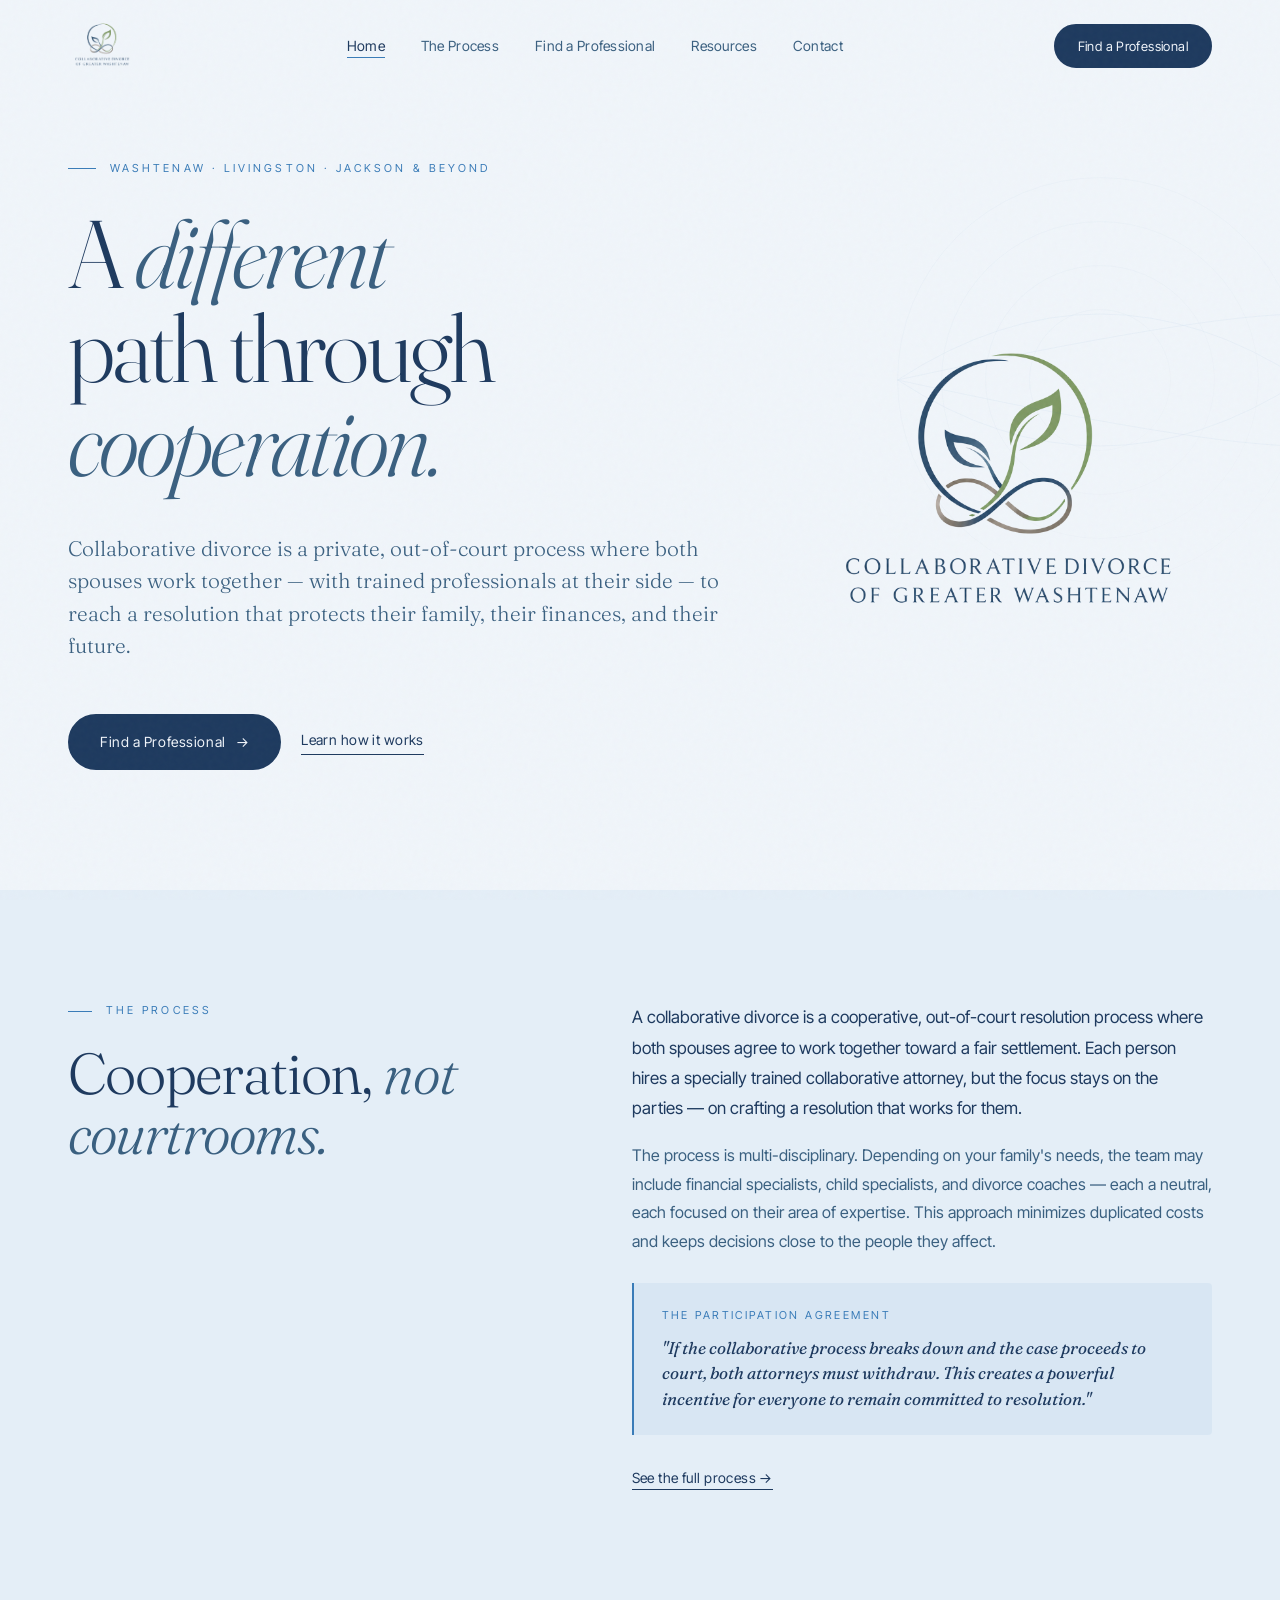
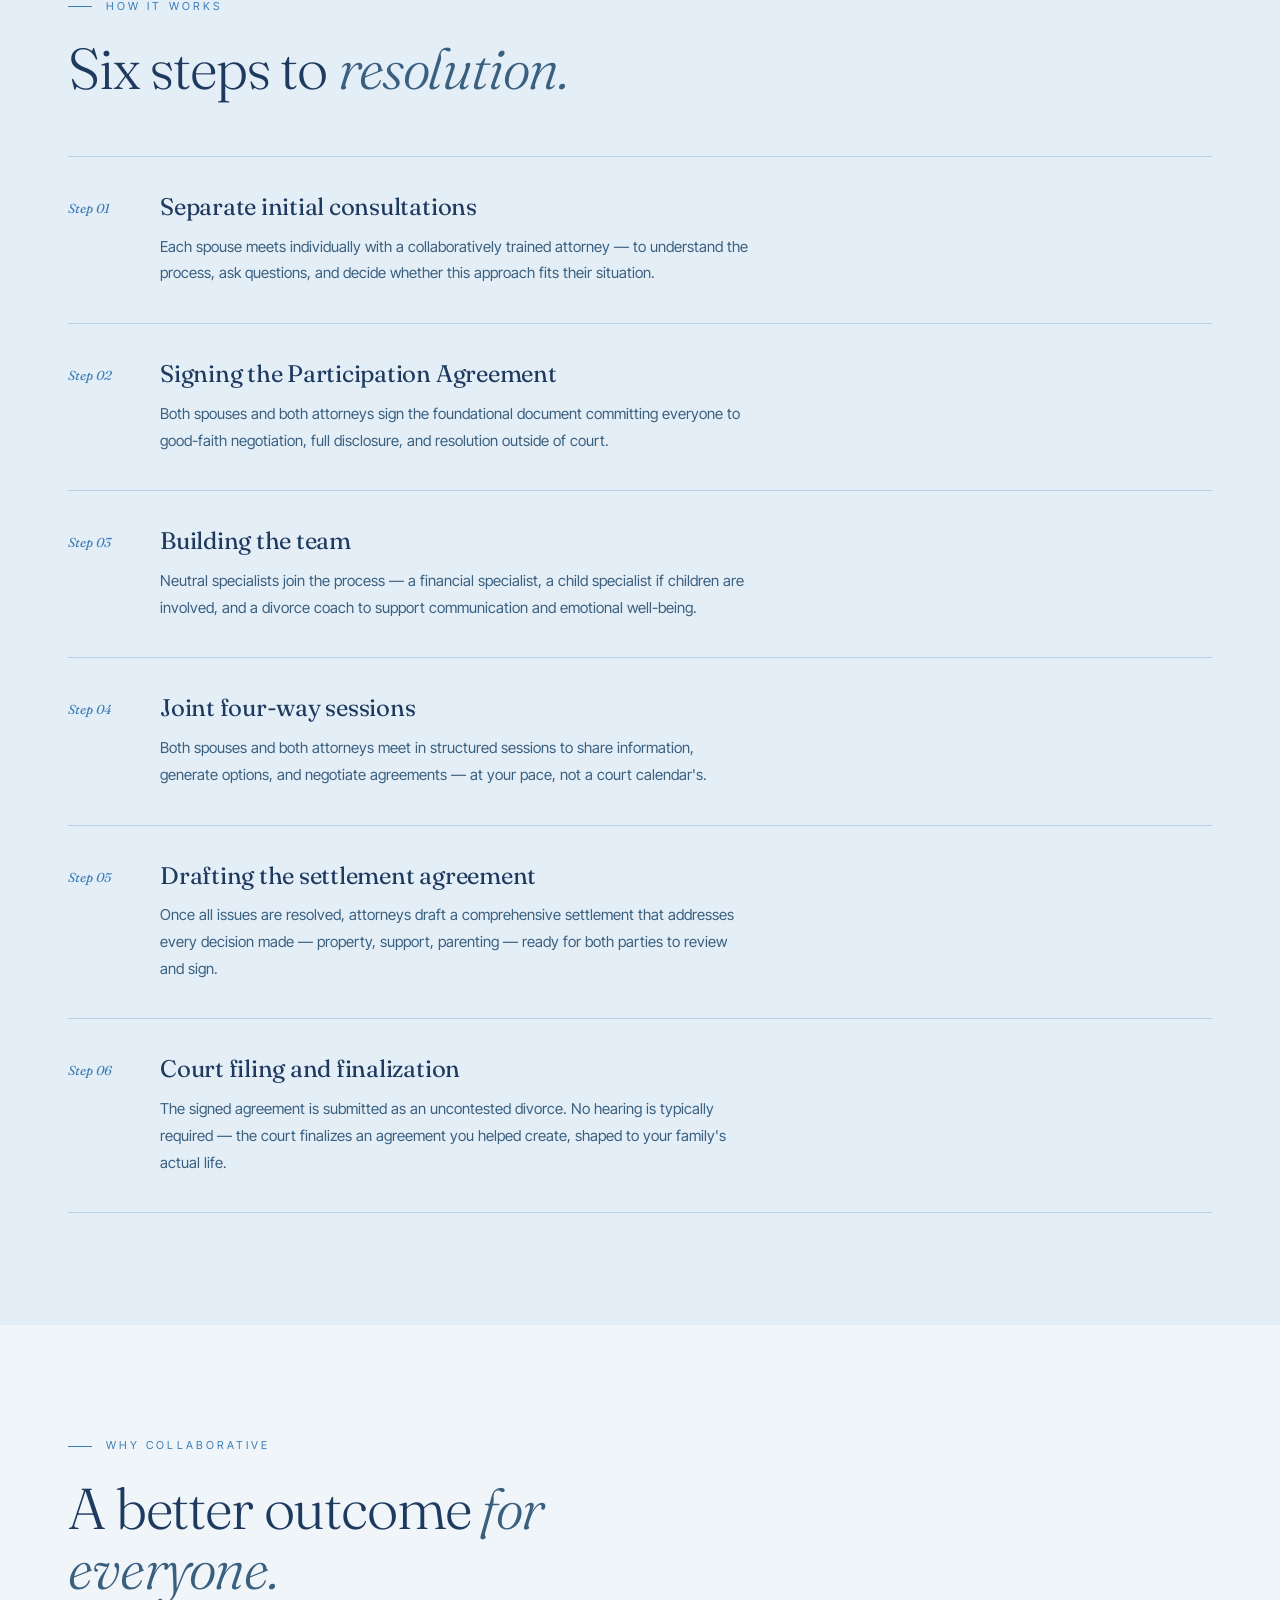
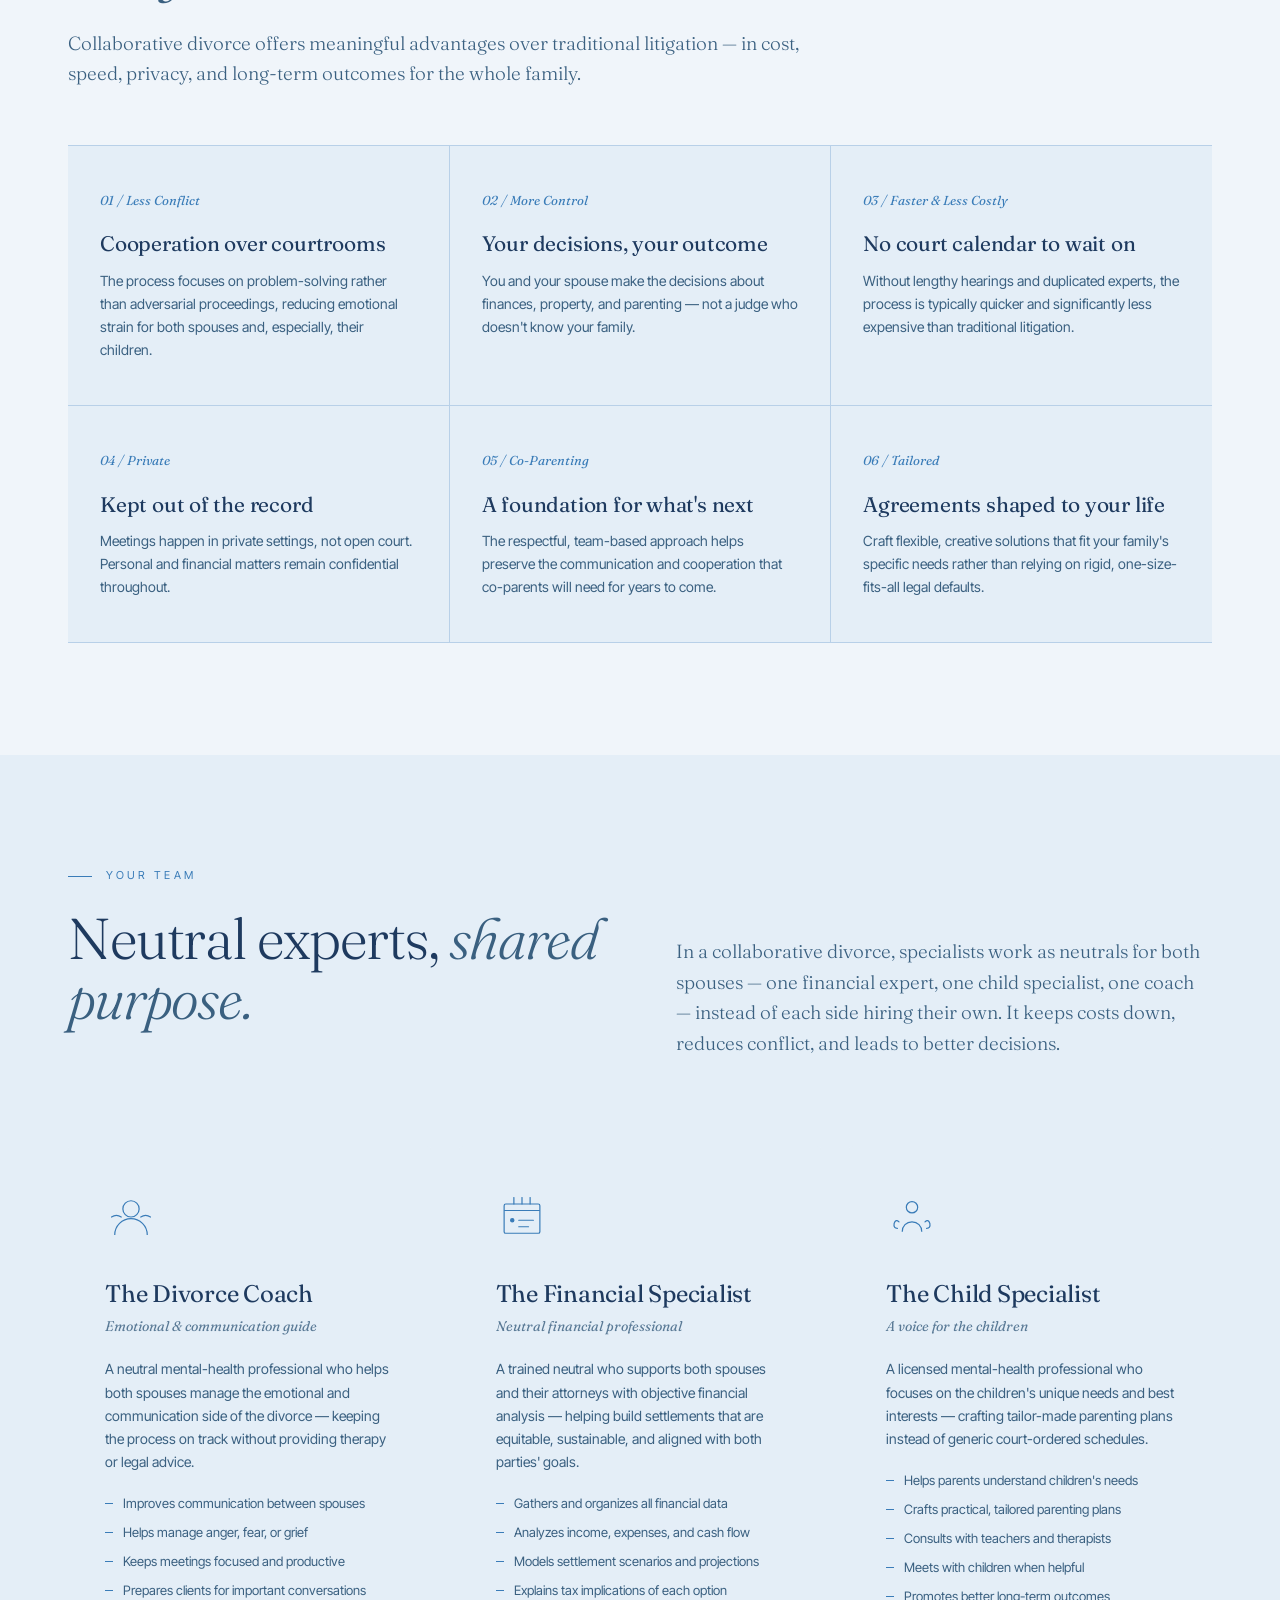
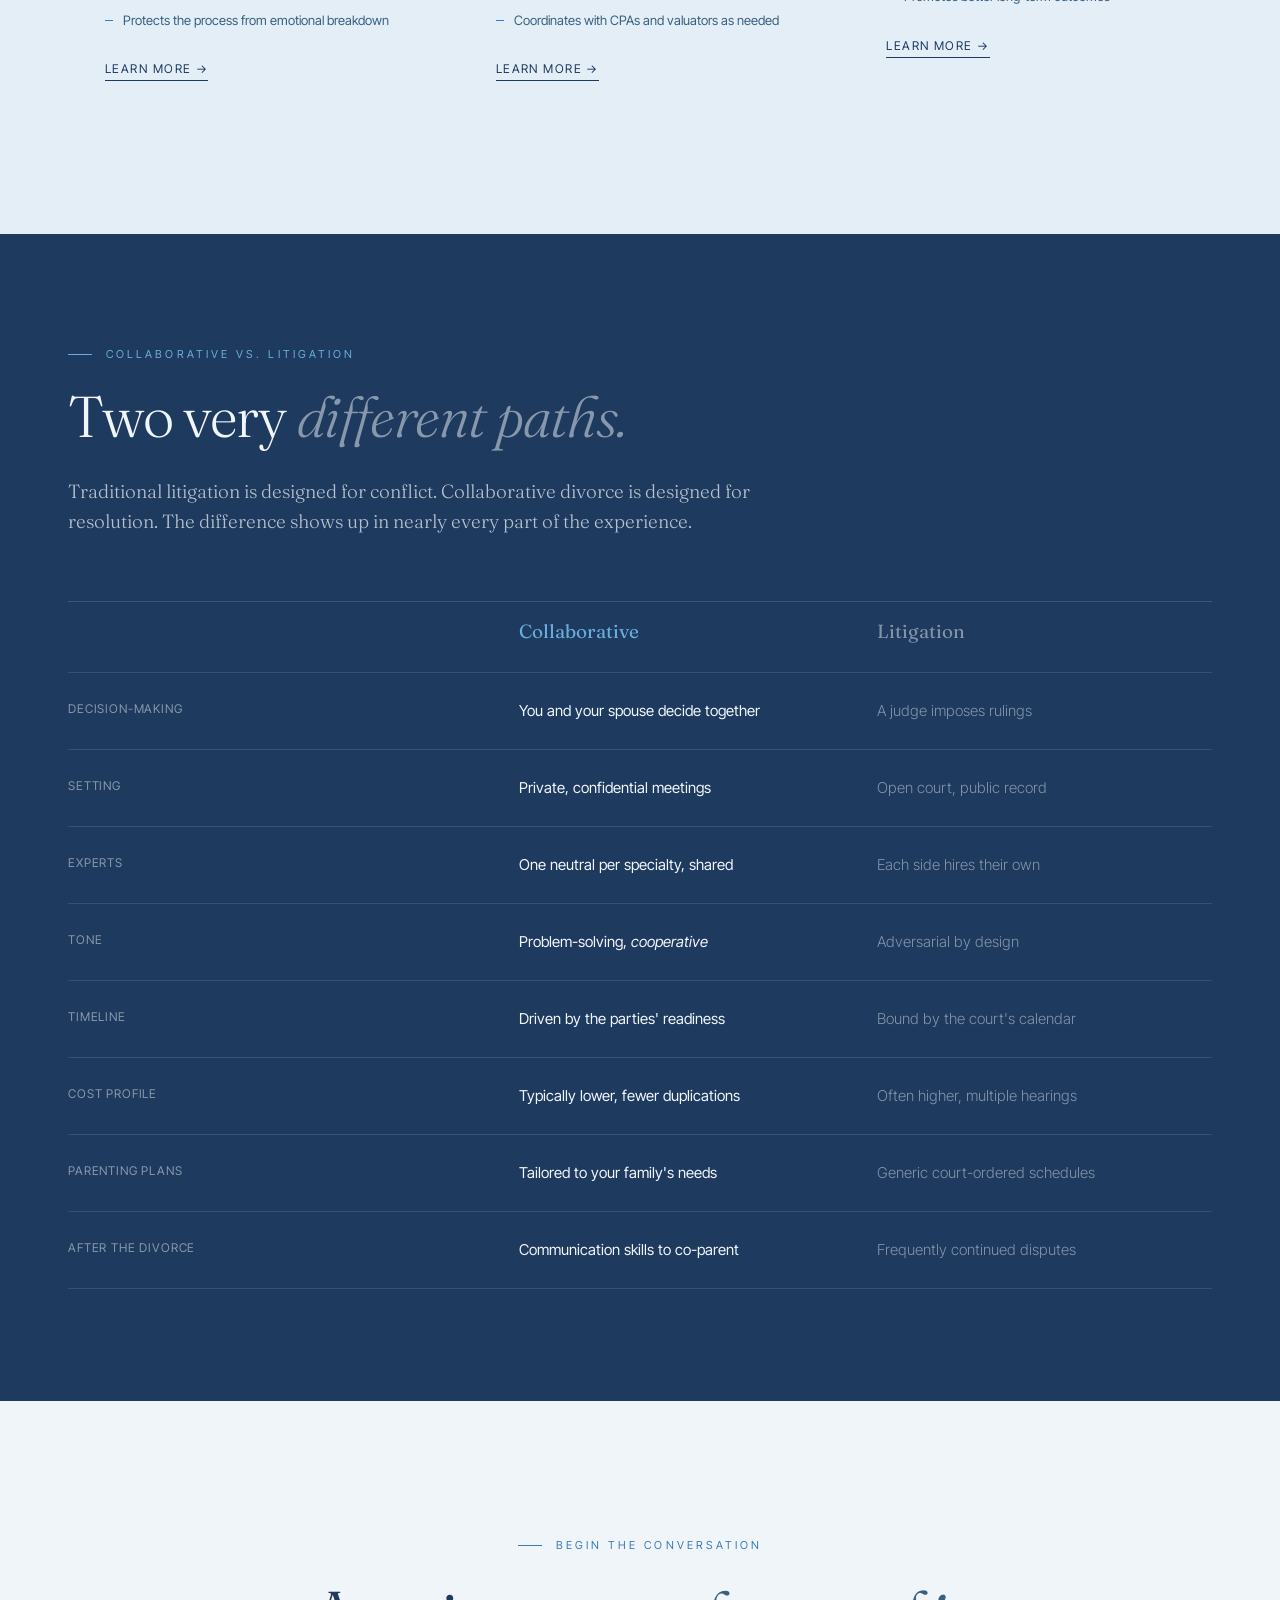
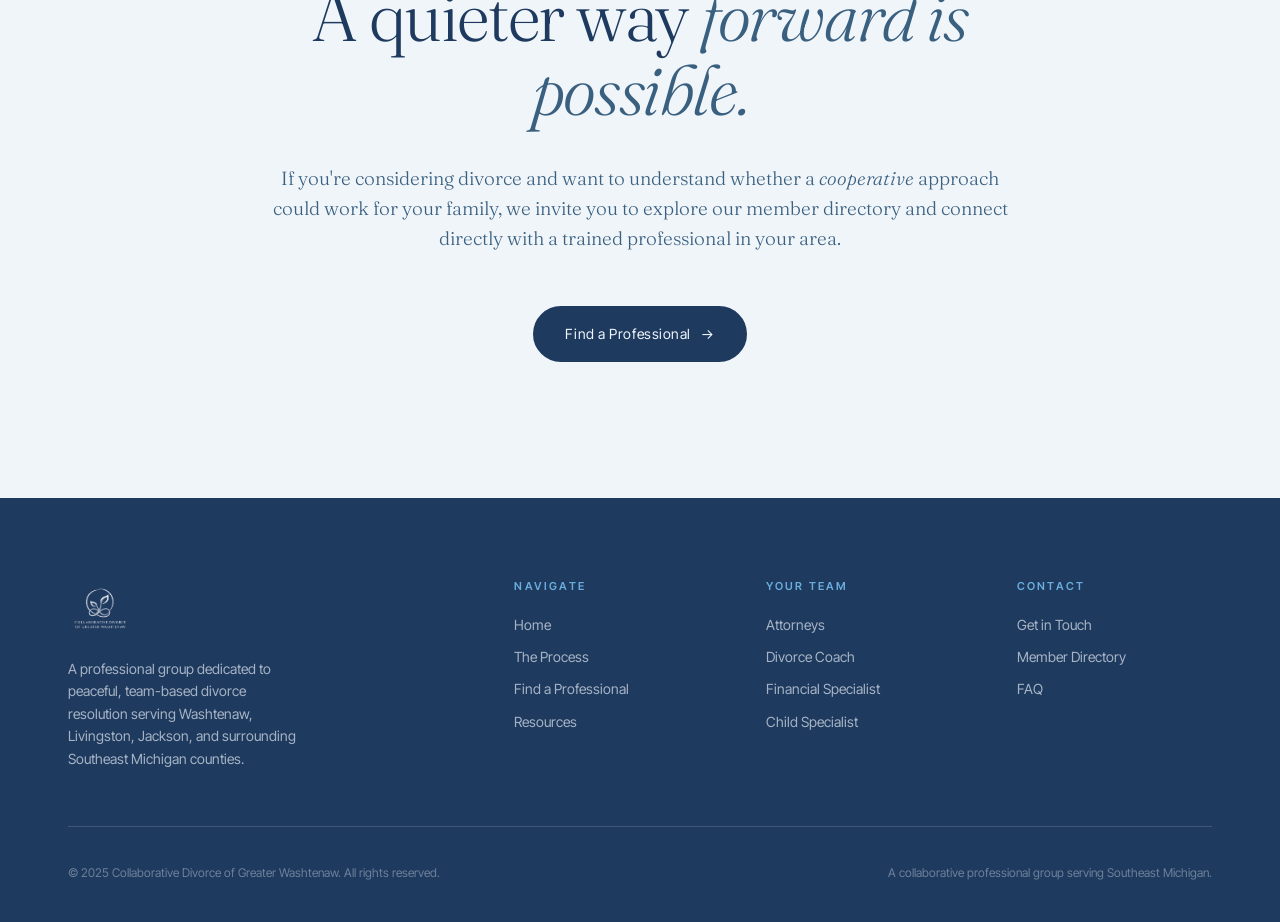
<file: index.html>
<!DOCTYPE html>
<html lang="en">
<head>
  <meta charset="UTF-8">
  <meta name="viewport" content="width=device-width, initial-scale=1.0">
  <title>Collaborative Divorce of Greater Washtenaw</title>
  <meta name="description" content="A cooperative, out-of-court process where both spouses work together — with a team of trained professionals — to reach a fair resolution for their family.">
  <link rel="preconnect" href="https://fonts.googleapis.com"><link rel="preconnect" href="https://fonts.gstatic.com" crossorigin><link href="https://fonts.googleapis.com/css2?family=Fraunces:ital,opsz,wght@0,9..144,300;0,9..144,400;0,9..144,500;1,9..144,400&family=Inter+Tight:wght@300;400;500;600&display=swap" rel="stylesheet">
  <link rel="stylesheet" href="styles/main.css">
</head>
<body>
<a href="#main-content" class="skip-link">Skip to main content</a>
<nav id="nav" role="banner">
  <div class="wrap">
    <a href="index.html" class="logo-link" aria-label="Collaborative Divorce of Greater Washtenaw — Home">
      <img src="images/logo.png" alt="Collaborative Divorce of Greater Washtenaw" class="logo-img">
    </a>
    <ul class="nav-links" id="main-nav" aria-label="Primary navigation">
      <li><a href="index.html" class="active" aria-current="page">Home</a></li>
<li><a href="process.html">The Process</a></li>
<li><a href="our-team.html">Find a Professional</a></li>
<li><a href="resources.html">Resources</a></li>
<li><a href="contact.html">Contact</a></li>

    </ul>
    <a href="our-team.html" class="nav-cta">Find a Professional</a>
    <button class="nav-toggle" id="nav-toggle" aria-label="Open navigation menu" aria-expanded="false" aria-controls="main-nav">
      <svg width="22" height="22" fill="none" viewBox="0 0 24 24" stroke="currentColor" aria-hidden="true" focusable="false"><path stroke-linecap="round" stroke-linejoin="round" stroke-width="2" d="M4 6h16M4 12h16M4 18h16"/></svg>
    </button>
  </div>
</nav>
<main id="main-content" tabindex="-1">

<!-- HERO -->
<header class="hero">
  <div class="wrap">
    <div class="hero-eyebrow">Washtenaw · Livingston · Jackson &amp; Beyond</div>
    <div class="hero-main-grid">
      <div class="hero-text">
        <h1 class="hero-title">
          <span>A <em class="italic">different</em></span>
          <span>path through</span>
          <span class="italic">cooperation.</span>
        </h1>
        <p class="hero-lede">
          Collaborative divorce is a private, out-of-court process where both spouses work together — with trained professionals at their side — to reach a resolution that protects their family, their finances, and their future.
        </p>
        <div class="hero-ctas">
          <a href="our-team.html" class="btn-primary">Find a Professional <span class="arrow">→</span></a>
          <a href="process.html" class="btn-secondary">Learn how it works</a>
        </div>
      </div>
      <div class="hero-logo-col">
        <img src="images/logo.png" alt="Collaborative Divorce of Greater Washtenaw" class="hero-logo-img">
      </div>
    </div>
  </div>
  <!-- Decorative circles -->
  <svg class="hero-mark" viewBox="0 0 500 500" xmlns="http://www.w3.org/2000/svg" aria-hidden="true" focusable="false">
    <defs><linearGradient id="g1" x1="0%" y1="0%" x2="100%" y2="100%">
      <stop offset="0%" stop-color="#3A7CB8" stop-opacity="0.4"/>
      <stop offset="100%" stop-color="#1E3A5F" stop-opacity="0.1"/>
    </linearGradient></defs>
    <circle cx="250" cy="250" r="230" fill="none" stroke="url(#g1)" stroke-width="0.5"/>
    <circle cx="250" cy="250" r="180" fill="none" stroke="url(#g1)" stroke-width="0.5"/>
    <circle cx="250" cy="250" r="130" fill="none" stroke="url(#g1)" stroke-width="0.5"/>
    <circle cx="250" cy="250" r="80"  fill="none" stroke="url(#g1)" stroke-width="0.5"/>
    <path d="M 20 250 Q 250 100, 480 250 T 20 250" fill="none" stroke="#3A7CB8" stroke-width="0.8" opacity="0.35"/>
    <path d="M 20 250 Q 250 400, 480 250 T 20 250" fill="none" stroke="#3A7CB8" stroke-width="0.8" opacity="0.35"/>
  </svg>
</header>

<!-- PROCESS OVERVIEW -->
<section class="process" id="process">
  <div class="wrap">
    <div class="process-intro">
      <div class="reveal">
        <div class="section-eyebrow">The Process</div>
        <h2>Cooperation, <span class="italic">not courtrooms.</span></h2>
      </div>
      <div class="process-intro-right reveal">
        <p>A collaborative divorce is a cooperative, out-of-court resolution process where both spouses agree to work together toward a fair settlement. Each person hires a specially trained collaborative attorney, but the focus stays on the parties — on crafting a resolution that works for them.</p>
        <p>The process is multi-disciplinary. Depending on your family's needs, the team may include financial specialists, child specialists, and divorce coaches — each a neutral, each focused on their area of expertise. This approach minimizes duplicated costs and keeps decisions close to the people they affect.</p>
        <div class="pa-callout">
          <div class="label">The Participation Agreement</div>
          <p>"If the collaborative process breaks down and the case proceeds to court, both attorneys must withdraw. This creates a powerful incentive for everyone to remain committed to resolution."</p>
        </div>
        <p style="margin-top:28px"><a href="process.html" class="btn-secondary">See the full process →</a></p>
      </div>
    </div>

    <!-- HOW IT WORKS — no boxes, as requested -->
    <div class="reveal" style="margin-bottom:16px">
      <div class="section-eyebrow">How It Works</div>
      <h2>Six steps to <span class="italic">resolution.</span></h2>
    </div>
    <div class="how-steps reveal">
      <div class="how-step">
        <div class="how-step-num">Step 01</div>
        <div class="how-step-body">
          <h3>Separate initial consultations</h3>
          <p>Each spouse meets individually with a collaboratively trained attorney — to understand the process, ask questions, and decide whether this approach fits their situation.</p>
        </div>
      </div>
      <div class="how-step">
        <div class="how-step-num">Step 02</div>
        <div class="how-step-body">
          <h3>Signing the Participation Agreement</h3>
          <p>Both spouses and both attorneys sign the foundational document committing everyone to good-faith negotiation, full disclosure, and resolution outside of court.</p>
        </div>
      </div>
      <div class="how-step">
        <div class="how-step-num">Step 03</div>
        <div class="how-step-body">
          <h3>Building the team</h3>
          <p>Neutral specialists join the process — a financial specialist, a child specialist if children are involved, and a divorce coach to support communication and emotional well-being.</p>
        </div>
      </div>
      <div class="how-step">
        <div class="how-step-num">Step 04</div>
        <div class="how-step-body">
          <h3>Joint four-way sessions</h3>
          <p>Both spouses and both attorneys meet in structured sessions to share information, generate options, and negotiate agreements — at your pace, not a court calendar's.</p>
        </div>
      </div>
      <div class="how-step">
        <div class="how-step-num">Step 05</div>
        <div class="how-step-body">
          <h3>Drafting the settlement agreement</h3>
          <p>Once all issues are resolved, attorneys draft a comprehensive settlement that addresses every decision made — property, support, parenting — ready for both parties to review and sign.</p>
        </div>
      </div>
      <div class="how-step">
        <div class="how-step-num">Step 06</div>
        <div class="how-step-body">
          <h3>Court filing and finalization</h3>
          <p>The signed agreement is submitted as an uncontested divorce. No hearing is typically required — the court finalizes an agreement you helped create, shaped to your family's actual life.</p>
        </div>
      </div>
    </div>
  </div>
</section>

<!-- ADVANTAGES -->
<section>
  <div class="wrap">
    <div class="reveal" style="margin-bottom:56px">
      <div class="section-eyebrow">Why Collaborative</div>
      <h2>A better outcome <span class="italic">for everyone.</span></h2>
      <p class="section-lede">Collaborative divorce offers meaningful advantages over traditional litigation — in cost, speed, privacy, and long-term outcomes for the whole family.</p>
    </div>
    <div class="advantages reveal">
      <div class="advantage">
        <div class="advantage-num">01 / Less Conflict</div>
        <h3>Cooperation over courtrooms</h3>
        <p>The process focuses on problem-solving rather than adversarial proceedings, reducing emotional strain for both spouses and, especially, their children.</p>
      </div>
      <div class="advantage">
        <div class="advantage-num">02 / More Control</div>
        <h3>Your decisions, your outcome</h3>
        <p>You and your spouse make the decisions about finances, property, and parenting — not a judge who doesn't know your family.</p>
      </div>
      <div class="advantage">
        <div class="advantage-num">03 / Faster &amp; Less Costly</div>
        <h3>No court calendar to wait on</h3>
        <p>Without lengthy hearings and duplicated experts, the process is typically quicker and significantly less expensive than traditional litigation.</p>
      </div>
      <div class="advantage">
        <div class="advantage-num">04 / Private</div>
        <h3>Kept out of the record</h3>
        <p>Meetings happen in private settings, not open court. Personal and financial matters remain confidential throughout.</p>
      </div>
      <div class="advantage">
        <div class="advantage-num">05 / Co-Parenting</div>
        <h3>A foundation for what's next</h3>
        <p>The respectful, team-based approach helps preserve the communication and cooperation that co-parents will need for years to come.</p>
      </div>
      <div class="advantage">
        <div class="advantage-num">06 / Tailored</div>
        <h3>Agreements shaped to your life</h3>
        <p>Craft flexible, creative solutions that fit your family's specific needs rather than relying on rigid, one-size-fits-all legal defaults.</p>
      </div>
    </div>
  </div>
</section>

<!-- TEAM -->
<section id="team" style="background:var(--bg-alt)">
  <div class="wrap">
    <div class="team-header">
      <div class="reveal">
        <div class="section-eyebrow">Your Team</div>
        <h2>Neutral experts, <span class="italic">shared purpose.</span></h2>
      </div>
      <p class="section-lede reveal">
        In a collaborative divorce, specialists work as neutrals for both spouses — one financial expert, one child specialist, one coach — instead of each side hiring their own. It keeps costs down, reduces conflict, and leads to better decisions.
      </p>
    </div>
    <div class="team-grid">
      <a href="team/coach.html" class="role-card reveal">
        <svg class="role-icon" viewBox="0 0 64 64" fill="none" stroke="currentColor" stroke-width="1.5" aria-hidden="true" focusable="false">
          <circle cx="32" cy="22" r="10"/><path d="M12 54c0-11 9-20 20-20s20 9 20 20"/>
          <path d="M8 32 Q14 28 20 32" stroke-linecap="round"/><path d="M44 32 Q50 28 56 32" stroke-linecap="round"/>
        </svg>
        <h3>The Divorce Coach</h3>
        <div class="role-kicker">Emotional &amp; communication guide</div>
        <p>A neutral mental-health professional who helps both spouses manage the emotional and communication side of the divorce — keeping the process on track without providing therapy or legal advice.</p>
        <ul>
          <li>Improves communication between spouses</li>
          <li>Helps manage anger, fear, or grief</li>
          <li>Keeps meetings focused and productive</li>
          <li>Prepares clients for important conversations</li>
          <li>Protects the process from emotional breakdown</li>
        </ul>
        <span class="role-link">Learn more →</span>
      </a>
      <a href="team/financial-specialist.html" class="role-card reveal">
        <svg class="role-icon" viewBox="0 0 64 64" fill="none" stroke="currentColor" stroke-width="1.5" aria-hidden="true" focusable="false">
          <rect x="10" y="16" width="44" height="36" rx="2"/><path d="M10 24 L54 24"/>
          <circle cx="20" cy="36" r="2" fill="currentColor"/><path d="M28 36 L46 36" stroke-linecap="round"/>
          <path d="M28 44 L40 44" stroke-linecap="round"/><path d="M32 8 L32 16" stroke-linecap="round"/>
          <path d="M22 8 L22 16" stroke-linecap="round"/><path d="M42 8 L42 16" stroke-linecap="round"/>
        </svg>
        <h3>The Financial Specialist</h3>
        <div class="role-kicker">Neutral financial professional</div>
        <p>A trained neutral who supports both spouses and their attorneys with objective financial analysis — helping build settlements that are equitable, sustainable, and aligned with both parties' goals.</p>
        <ul>
          <li>Gathers and organizes all financial data</li>
          <li>Analyzes income, expenses, and cash flow</li>
          <li>Models settlement scenarios and projections</li>
          <li>Explains tax implications of each option</li>
          <li>Coordinates with CPAs and valuators as needed</li>
        </ul>
        <span class="role-link">Learn more →</span>
      </a>
      <a href="team/child-specialist.html" class="role-card reveal">
        <svg class="role-icon" viewBox="0 0 64 64" fill="none" stroke="currentColor" stroke-width="1.5" aria-hidden="true" focusable="false">
          <circle cx="32" cy="20" r="7"/><path d="M20 50c0-7 5-12 12-12s12 5 12 12"/>
          <path d="M16 38 Q12 34 10 40 Q9 46 14 46" stroke-linecap="round"/>
          <path d="M48 38 Q52 34 54 40 Q55 46 50 46" stroke-linecap="round"/>
        </svg>
        <h3>The Child Specialist</h3>
        <div class="role-kicker">A voice for the children</div>
        <p>A licensed mental-health professional who focuses on the children's unique needs and best interests — crafting tailor-made parenting plans instead of generic court-ordered schedules.</p>
        <ul>
          <li>Helps parents understand children's needs</li>
          <li>Crafts practical, tailored parenting plans</li>
          <li>Consults with teachers and therapists</li>
          <li>Meets with children when helpful</li>
          <li>Promotes better long-term outcomes</li>
        </ul>
        <span class="role-link">Learn more →</span>
      </a>
    </div>
  </div>
</section>

<!-- COMPARISON -->
<section class="comparison" id="compare">
  <div class="wrap">
    <div class="reveal">
      <div class="section-eyebrow">Collaborative vs. Litigation</div>
      <h2>Two very <span class="italic">different paths.</span></h2>
      <p class="section-lede">
        Traditional litigation is designed for conflict. Collaborative divorce is designed for resolution. The difference shows up in nearly every part of the experience.
      </p>
    </div>
    <div class="compare-table reveal">
      <div class="compare-row header">
        <div></div>
        <div class="collab">Collaborative</div>
        <div class="litig">Litigation</div>
      </div>
      <div class="compare-row"><div>Decision-making</div><div class="collab">You and your spouse decide together</div><div class="litig">A judge imposes rulings</div></div>
      <div class="compare-row"><div>Setting</div><div class="collab">Private, confidential meetings</div><div class="litig">Open court, public record</div></div>
      <div class="compare-row"><div>Experts</div><div class="collab">One neutral per specialty, shared</div><div class="litig">Each side hires their own</div></div>
      <div class="compare-row"><div>Tone</div><div class="collab">Problem-solving, <em>cooperative</em></div><div class="litig">Adversarial by design</div></div>
      <div class="compare-row"><div>Timeline</div><div class="collab">Driven by the parties' readiness</div><div class="litig">Bound by the court's calendar</div></div>
      <div class="compare-row"><div>Cost profile</div><div class="collab">Typically lower, fewer duplications</div><div class="litig">Often higher, multiple hearings</div></div>
      <div class="compare-row"><div>Parenting plans</div><div class="collab">Tailored to your family's needs</div><div class="litig">Generic court-ordered schedules</div></div>
      <div class="compare-row"><div>After the divorce</div><div class="collab">Communication skills to co-parent</div><div class="litig">Frequently continued disputes</div></div>
    </div>
  </div>
</section>

<!-- CTA -->
<section class="cta-section" id="contact">
  <div class="wrap">
    <div class="reveal">
      <div class="section-eyebrow">Begin the Conversation</div>
      <h2>A quieter way <span class="italic">forward is possible.</span></h2>
      <p class="section-lede">
        If you're considering divorce and want to understand whether a <em>cooperative</em> approach could work for your family, we invite you to explore our member directory and connect directly with a trained professional in your area.
      </p>
      <a href="our-team.html" class="btn-primary">Find a Professional <span class="arrow">→</span></a>
    </div>
  </div>
</section>

</main>
<footer role="contentinfo">
  <div class="wrap">
    <div class="footer-grid">
      <div class="footer-brand">
        <a href="index.html" class="logo-link" aria-label="Home">
          <img src="images/logo.png" alt="Collaborative Divorce of Greater Washtenaw" class="logo-img">
        </a>
        <p style="margin-top:16px">A professional group dedicated to peaceful, team-based divorce resolution serving Washtenaw, Livingston, Jackson, and surrounding Southeast Michigan counties.</p>
      </div>
      <div>
        <h4>Navigate</h4>
        <ul>
          <li><a href="index.html">Home</a></li>
          <li><a href="process.html">The Process</a></li>
          <li><a href="our-team.html">Find a Professional</a></li>
          <li><a href="resources.html">Resources</a></li>
        </ul>
      </div>
      <div>
        <h4>Your Team</h4>
        <ul>
          <li><a href="our-team.html#attorneys">Attorneys</a></li>
          <li><a href="team/coach.html">Divorce Coach</a></li>
          <li><a href="team/financial-specialist.html">Financial Specialist</a></li>
          <li><a href="team/child-specialist.html">Child Specialist</a></li>
        </ul>
      </div>
      <div>
        <h4>Contact</h4>
        <ul>
          <li><a href="contact.html">Get in Touch</a></li>
          <li><a href="our-team.html">Member Directory</a></li>
          <li><a href="resources.html#faq">FAQ</a></li>
        </ul>
      </div>
    </div>
    <div class="footer-bottom">
      <div>&copy; 2025 Collaborative Divorce of Greater Washtenaw. All rights reserved.</div>
      <div>A collaborative professional group serving Southeast Michigan.</div>
    </div>
  </div>
</footer>
<script src="scripts/main.js"></script>
</body>
</html>
</file>
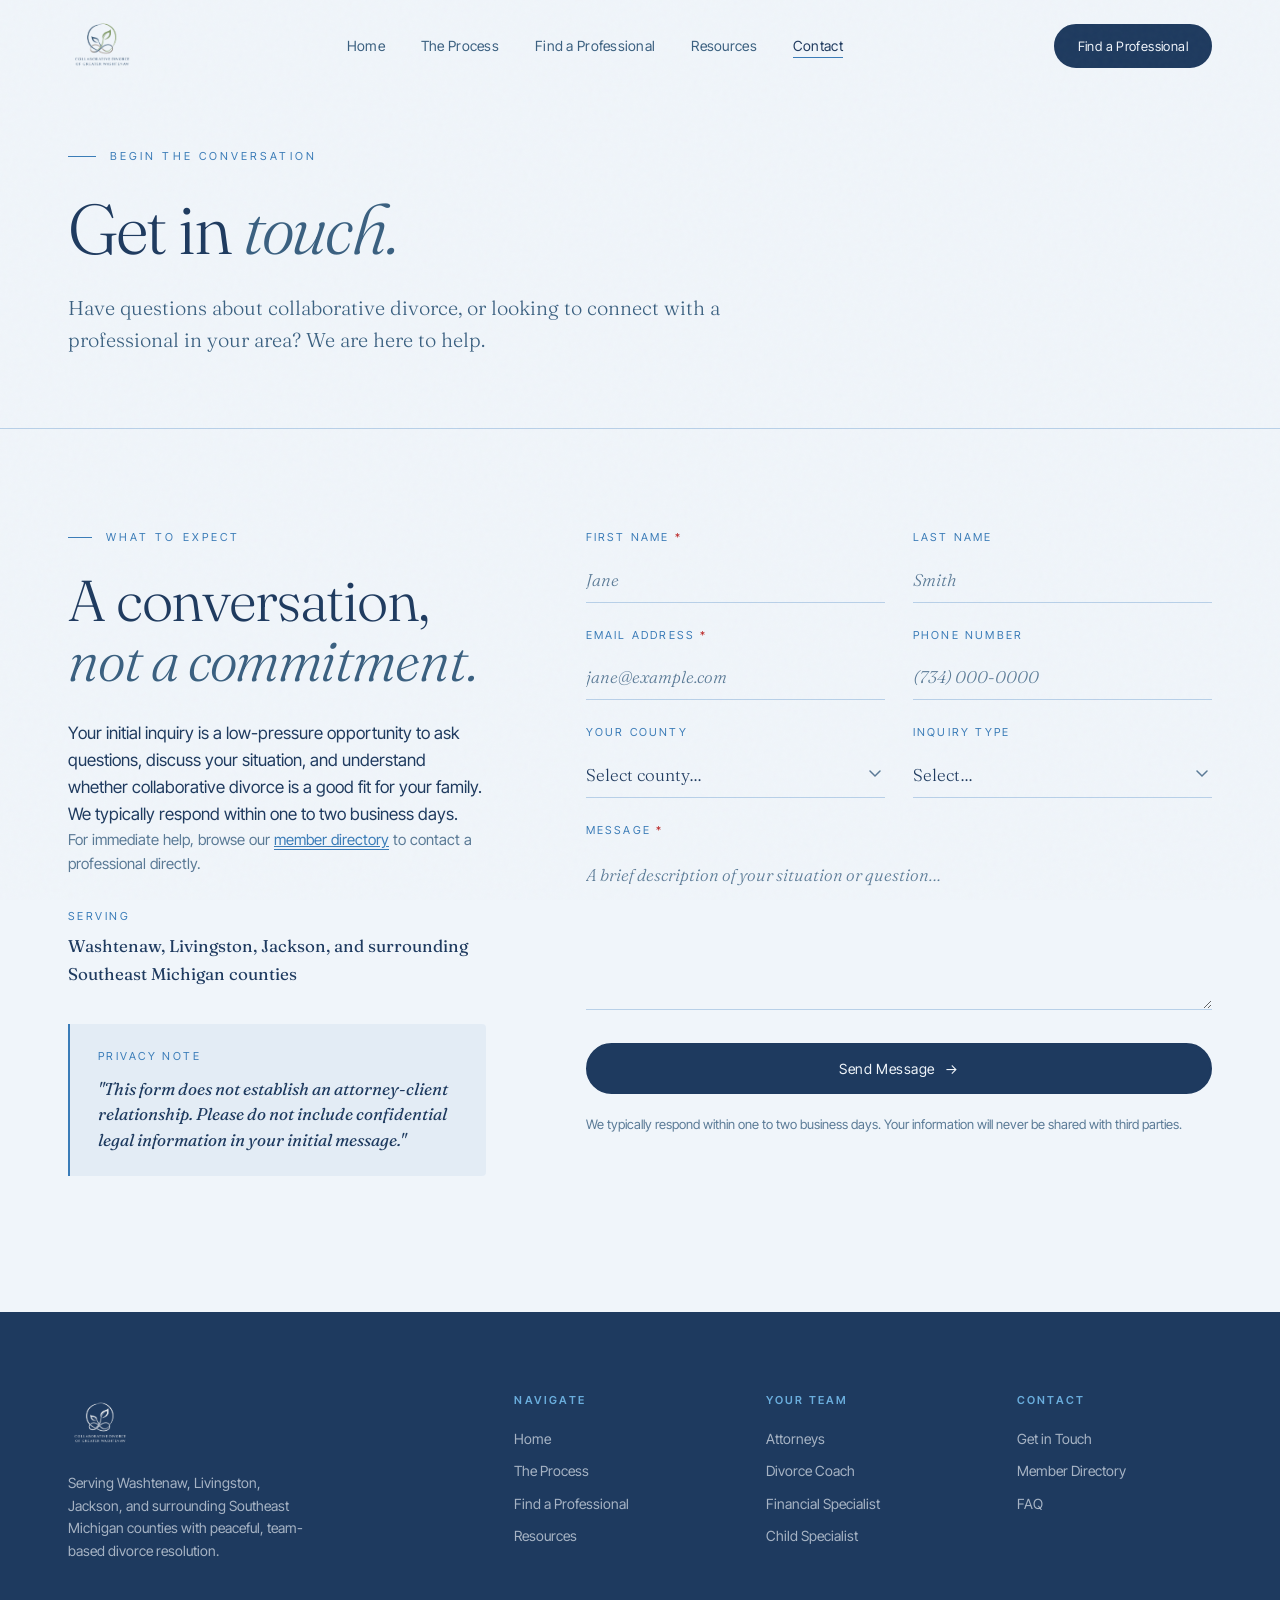
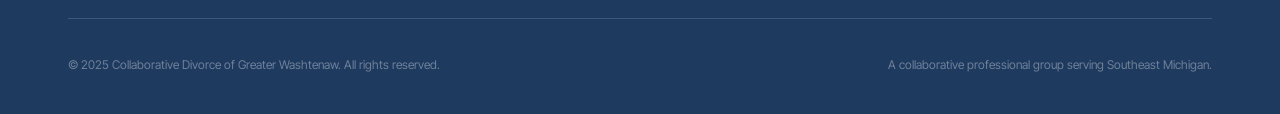
<file: contact.html>
<!DOCTYPE html>
<html lang="en">
<head>
  <meta charset="UTF-8">
  <meta name="viewport" content="width=device-width, initial-scale=1.0">
  <title>Contact — Collaborative Divorce of Greater Washtenaw</title>
  <meta name="description" content="Get in touch with CDGW — questions about collaborative divorce, professional referrals, or membership inquiries.">
  <link rel="preconnect" href="https://fonts.googleapis.com"><link rel="preconnect" href="https://fonts.gstatic.com" crossorigin><link href="https://fonts.googleapis.com/css2?family=Fraunces:ital,opsz,wght@0,9..144,300;0,9..144,400;0,9..144,500;1,9..144,400&family=Inter+Tight:wght@300;400;500;600&display=swap" rel="stylesheet">
  <link rel="stylesheet" href="styles/main.css">
</head>
<body>
<a href="#main-content" class="skip-link">Skip to main content</a>
<nav id="nav" role="banner">
  <div class="wrap">
    <a href="index.html" class="logo-link" aria-label="Collaborative Divorce of Greater Washtenaw, home">
      <img src="images/logo.png" alt="Collaborative Divorce of Greater Washtenaw" class="logo-img">
    </a>
    <ul class="nav-links" id="main-nav" aria-label="Primary navigation">
<li><a href="index.html">Home</a></li>
<li><a href="process.html">The Process</a></li>
<li><a href="our-team.html">Find a Professional</a></li>
<li><a href="resources.html">Resources</a></li>
<li><a href="contact.html" class="active" aria-current="page">Contact</a></li>
    </ul>
    <a href="our-team.html" class="nav-cta">Find a Professional</a>
    <button class="nav-toggle" id="nav-toggle" aria-label="Open navigation menu" aria-expanded="false" aria-controls="main-nav">
      <svg width="22" height="22" fill="none" viewBox="0 0 24 24" stroke="currentColor" aria-hidden="true" focusable="false"><path stroke-linecap="round" stroke-linejoin="round" stroke-width="2" d="M4 6h16M4 12h16M4 18h16"/></svg>
    </button>
  </div>
</nav>
<main id="main-content" tabindex="-1">
<header class="page-hero">
  <div class="wrap">
    <div class="hero-eyebrow">Begin the Conversation</div>
    <h1 class="page-title">Get in <span class="italic">touch.</span></h1>
    <p class="page-lede">Have questions about collaborative divorce, or looking to connect with a professional in your area? We are here to help.</p>
  </div>
</header>

<div class="wrap">
  <div class="contact-layout">
    <div class="reveal">
      <div class="section-eyebrow">What to Expect</div>
      <h2>A conversation, <span class="italic">not a commitment.</span></h2>
      <p>Your initial inquiry is a low-pressure opportunity to ask questions, discuss your situation, and understand whether collaborative divorce is a good fit for your family. We typically respond within one to two business days.</p>
      <p style="font-size:15px;color:var(--muted);margin-bottom:32px">For immediate help, browse our <a href="our-team.html" style="color:var(--accent);border-bottom:1px solid var(--accent)">member directory</a> to contact a professional directly.</p>
      <div class="contact-detail"><div class="label">Serving</div><span>Washtenaw, Livingston, Jackson, and surrounding Southeast Michigan counties</span></div>
      <div class="pa-callout" style="margin-top:36px">
        <div class="label">Privacy Note</div>
        <p>"This form does not establish an attorney-client relationship. Please do not include confidential legal information in your initial message."</p>
      </div>
    </div>
    <div class="reveal">
      <div class="form-error" id="form-error" role="alert" aria-live="assertive">Please complete all required fields — first name, email address, and message.</div>
      <form id="contact-form" novalidate>
        <div class="form-row">
          <div class="form-group"><label for="first-name">First Name <span class="req">*</span></label><input type="text" id="first-name" name="first_name" placeholder="Jane" required autocomplete="given-name" aria-required="true"></div>
          <div class="form-group"><label for="last-name">Last Name</label><input type="text" id="last-name" name="last_name" placeholder="Smith" autocomplete="family-name"></div>
        </div>
        <div class="form-row">
          <div class="form-group"><label for="email">Email Address <span class="req">*</span></label><input type="email" id="email" name="email" placeholder="jane@example.com" required autocomplete="email" aria-required="true"></div>
          <div class="form-group"><label for="phone">Phone Number</label><input type="tel" id="phone" name="phone" placeholder="(734) 000-0000" autocomplete="tel"></div>
        </div>
        <div class="form-row">
          <div class="form-group"><label for="county">Your County</label><select id="county" name="county"><option value="">Select county&hellip;</option><option>Washtenaw</option><option>Livingston</option><option>Jackson</option><option>Ingham</option><option>Monroe</option><option>Lenawee</option><option>Other</option></select></div>
          <div class="form-group"><label for="inquiry">Inquiry Type</label><select id="inquiry" name="inquiry"><option value="">Select&hellip;</option><option>Question about collaborative divorce</option><option>Looking for a professional referral</option><option>Interested in joining CDGW</option><option>Other</option></select></div>
        </div>
        <div class="form-group"><label for="situation">Message <span class="req">*</span></label><textarea id="situation" name="situation" placeholder="A brief description of your situation or question&#8230;" rows="5" required aria-required="true"></textarea></div>
        <button type="submit" class="btn-primary" style="width:100%;justify-content:center">Send Message <span class="arrow">&#8594;</span></button>
        <p class="form-note">We typically respond within one to two business days. Your information will never be shared with third parties.</p>
      </form>
      <div class="success-msg" id="success-msg">
        <div class="pa-callout">
          <div class="label">Thank You</div>
          <p>Your message has been received. We will be in touch within one to two business days.</p>
        </div>
      </div>
    </div>
  </div>
</div>
</main>
<footer role="contentinfo">
  <div class="wrap">
    <div class="footer-grid">
      <div class="footer-brand">
        <a href="index.html" class="logo-link"><img src="images/logo.png" alt="Collaborative Divorce of Greater Washtenaw" class="logo-img"></a>
        <p style="margin-top:16px">Serving Washtenaw, Livingston, Jackson, and surrounding Southeast Michigan counties with peaceful, team-based divorce resolution.</p>
      </div>
      <div><h4>Navigate</h4><ul>
        <li><a href="index.html">Home</a></li>
        <li><a href="process.html">The Process</a></li>
        <li><a href="our-team.html">Find a Professional</a></li>
        <li><a href="resources.html">Resources</a></li>
      </ul></div>
      <div><h4>Your Team</h4><ul>
        <li><a href="our-team.html#attorneys">Attorneys</a></li>
        <li><a href="team/coach.html">Divorce Coach</a></li>
        <li><a href="team/financial-specialist.html">Financial Specialist</a></li>
        <li><a href="team/child-specialist.html">Child Specialist</a></li>
      </ul></div>
      <div><h4>Contact</h4><ul>
        <li><a href="contact.html">Get in Touch</a></li>
        <li><a href="our-team.html">Member Directory</a></li>
        <li><a href="resources.html#faq">FAQ</a></li>
      </ul></div>
    </div>
    <div class="footer-bottom">
      <div>&copy; 2025 Collaborative Divorce of Greater Washtenaw. All rights reserved.</div>
      <div>A collaborative professional group serving Southeast Michigan.</div>
    </div>
  </div>
</footer>
<script src="scripts/main.js"></script>
</body>
</html>
</file>
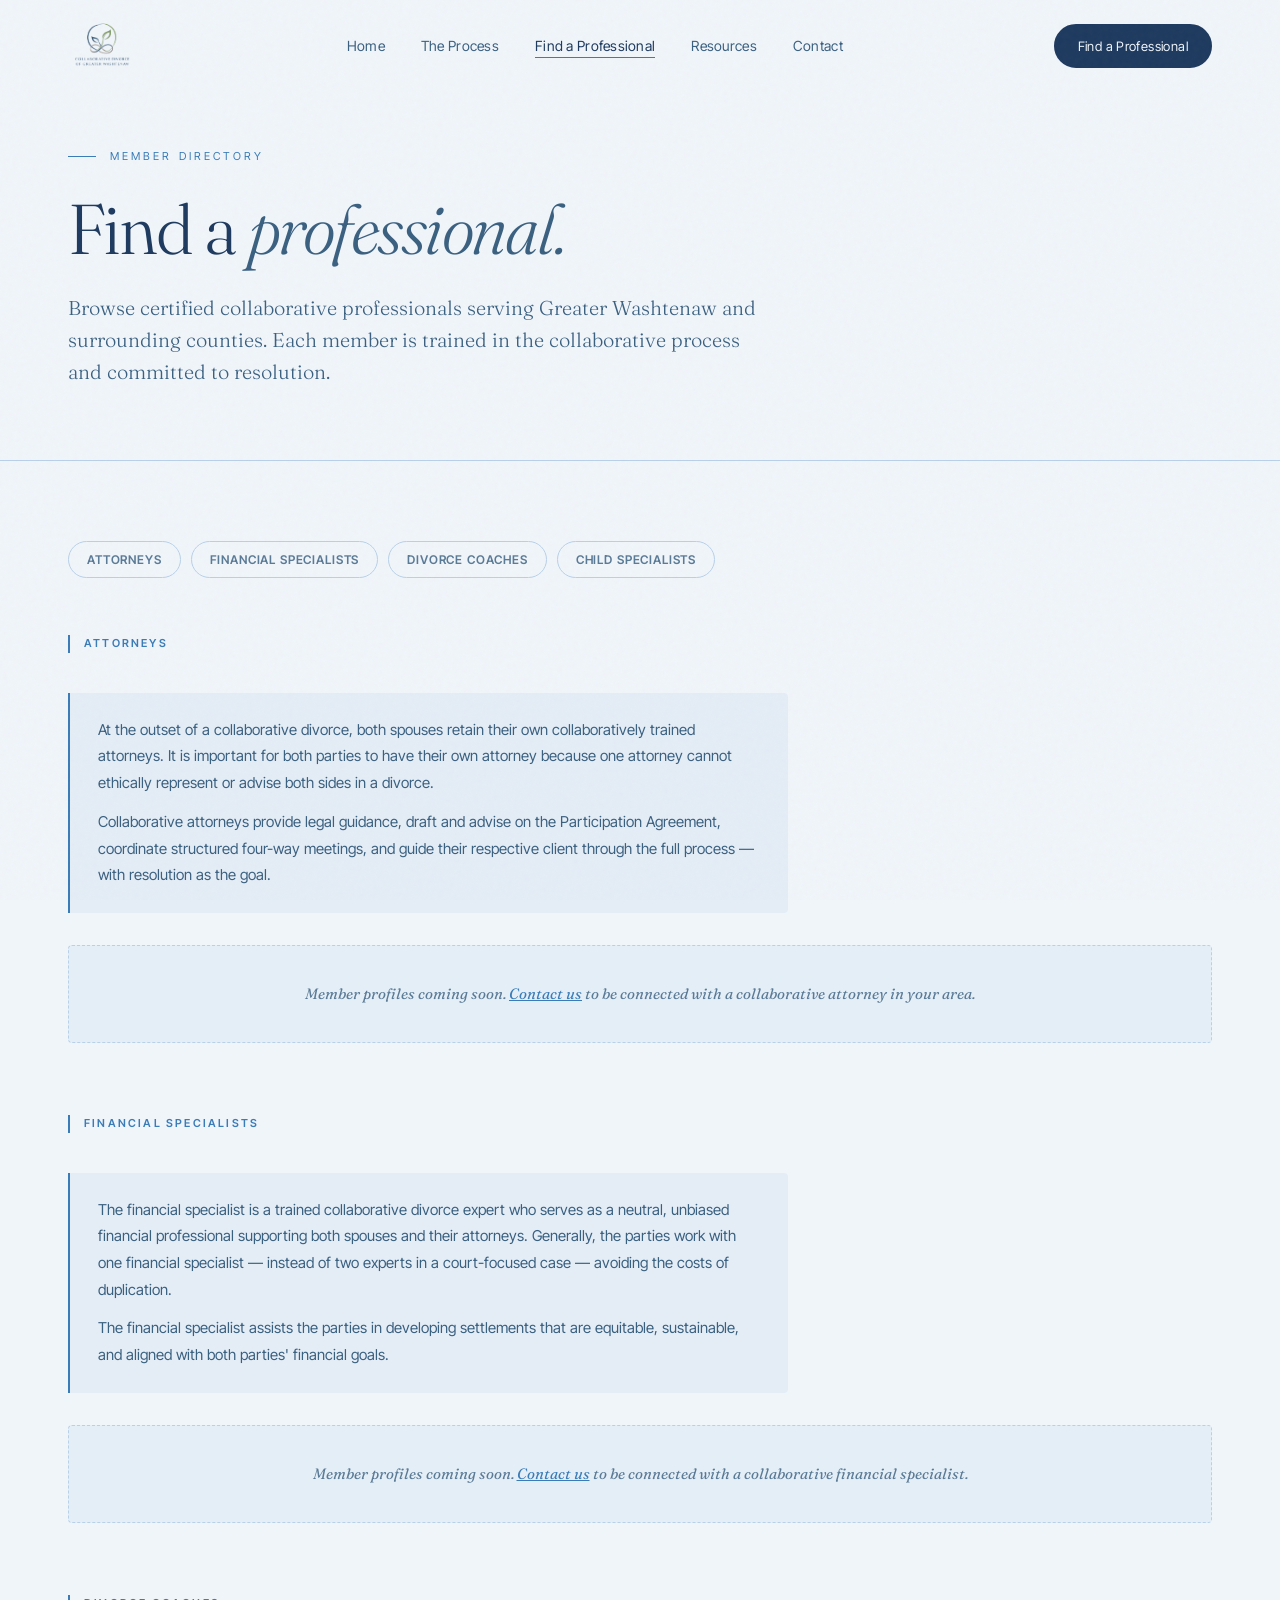
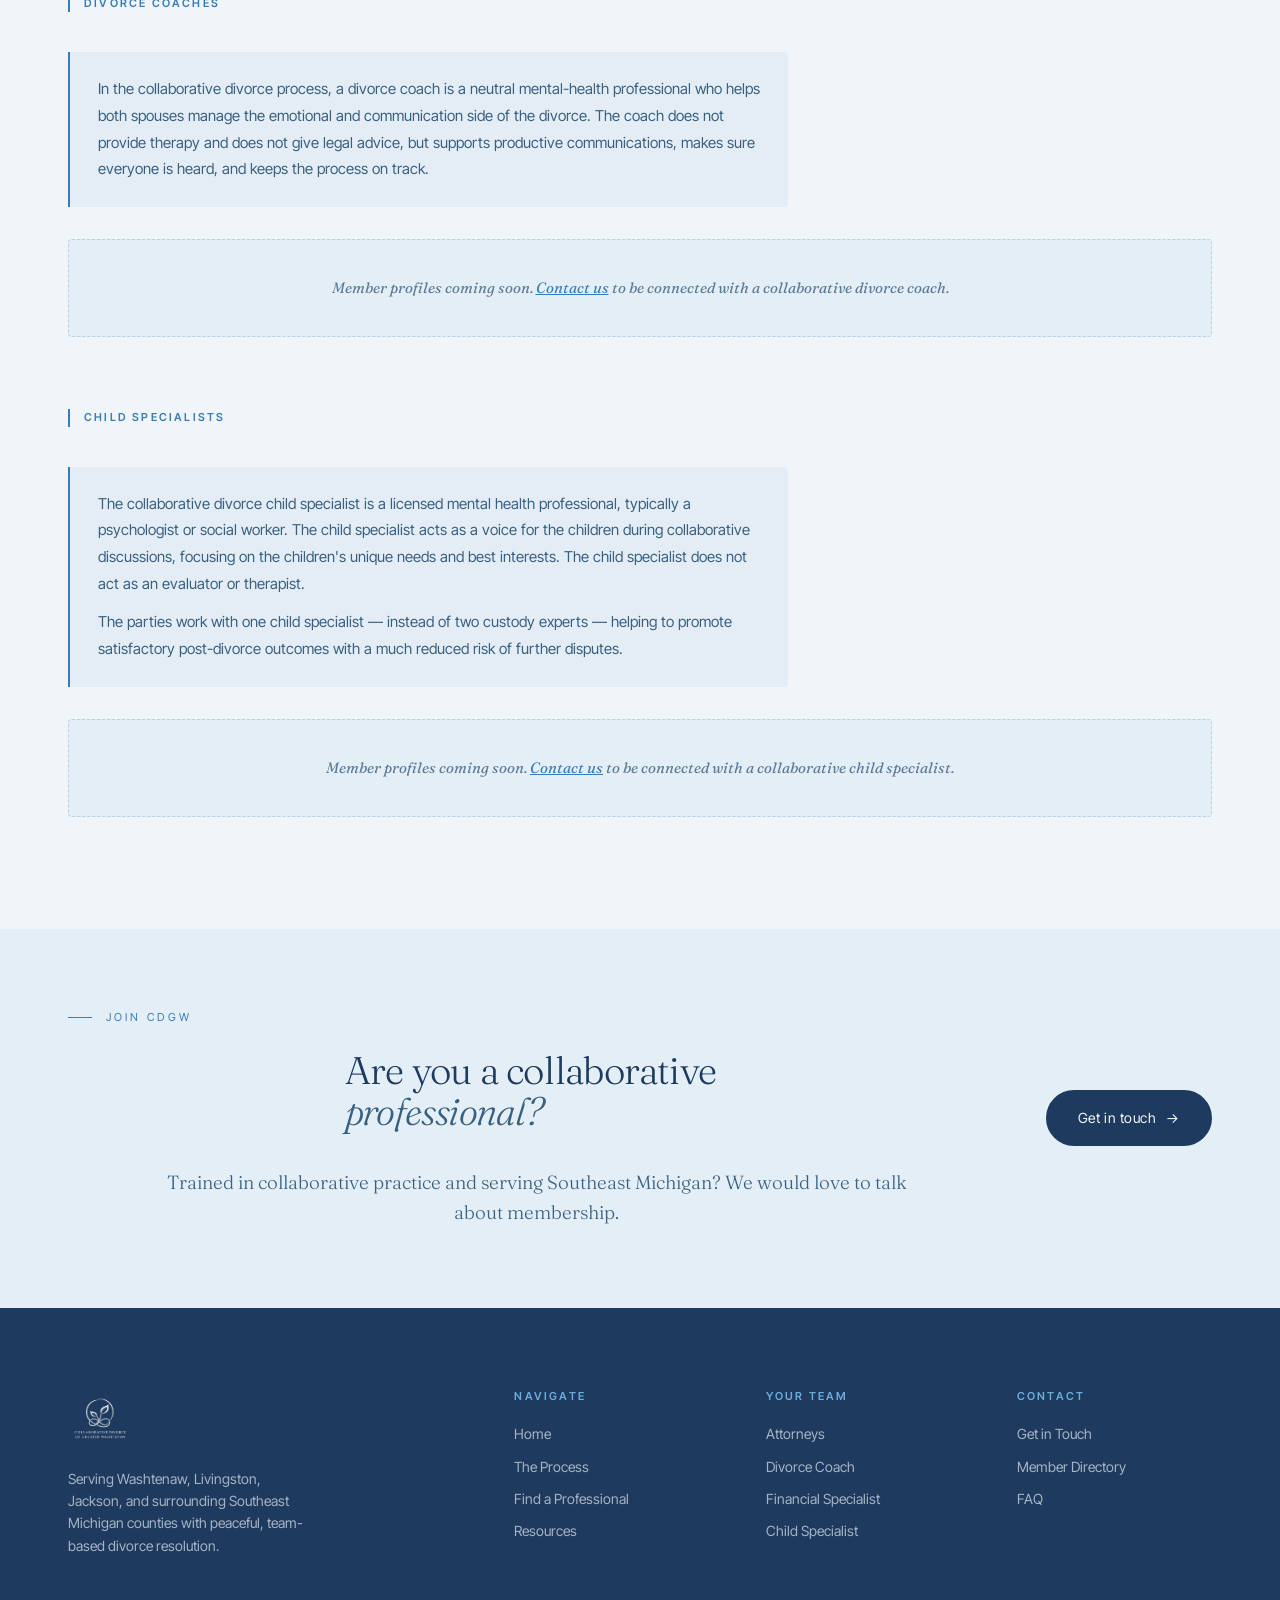
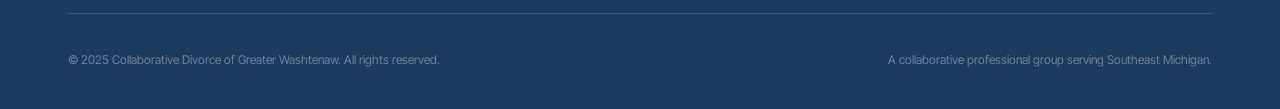
<file: our-team.html>
<!DOCTYPE html>
<html lang="en">
<head>
  <meta charset="UTF-8">
  <meta name="viewport" content="width=device-width, initial-scale=1.0">
  <title>Find a Professional — Collaborative Divorce of Greater Washtenaw</title>
  <meta name="description" content="Browse certified collaborative professionals serving Greater Washtenaw and surrounding Southeast Michigan counties.">
  <link rel="preconnect" href="https://fonts.googleapis.com"><link rel="preconnect" href="https://fonts.gstatic.com" crossorigin><link href="https://fonts.googleapis.com/css2?family=Fraunces:ital,opsz,wght@0,9..144,300;0,9..144,400;0,9..144,500;1,9..144,400&family=Inter+Tight:wght@300;400;500;600&display=swap" rel="stylesheet">
  <link rel="stylesheet" href="styles/main.css">
</head>
<body>
<a href="#main-content" class="skip-link">Skip to main content</a>
<nav id="nav" role="banner">
  <div class="wrap">
    <a href="index.html" class="logo-link" aria-label="Collaborative Divorce of Greater Washtenaw, home">
      <img src="images/logo.png" alt="Collaborative Divorce of Greater Washtenaw" class="logo-img">
    </a>
    <ul class="nav-links" id="main-nav" aria-label="Primary navigation">
<li><a href="index.html">Home</a></li>
<li><a href="process.html">The Process</a></li>
<li><a href="our-team.html" class="active" aria-current="page">Find a Professional</a></li>
<li><a href="resources.html">Resources</a></li>
<li><a href="contact.html">Contact</a></li>
    </ul>
    <a href="our-team.html" class="nav-cta">Find a Professional</a>
    <button class="nav-toggle" id="nav-toggle" aria-label="Open navigation menu" aria-expanded="false" aria-controls="main-nav">
      <svg width="22" height="22" fill="none" viewBox="0 0 24 24" stroke="currentColor" aria-hidden="true" focusable="false"><path stroke-linecap="round" stroke-linejoin="round" stroke-width="2" d="M4 6h16M4 12h16M4 18h16"/></svg>
    </button>
  </div>
</nav>
<main id="main-content" tabindex="-1">
<header class="page-hero">
  <div class="wrap">
    <div class="hero-eyebrow">Member Directory</div>
    <h1 class="page-title">Find a <span class="italic">professional.</span></h1>
    <p class="page-lede">Browse certified collaborative professionals serving Greater Washtenaw and surrounding counties. Each member is trained in the collaborative process and committed to resolution.</p>
  </div>
</header>

<section style="padding-top:80px">
  <div class="wrap">
    <nav class="dir-nav" aria-label="Jump to profession group">
      <a href="#attorneys">Attorneys</a>
      <a href="#financial">Financial Specialists</a>
      <a href="#coaches">Divorce Coaches</a>
      <a href="#child-specialists">Child Specialists</a>
    </nav>

    <div class="dir-group" id="attorneys" style="scroll-margin-top:100px">
      <span class="dir-group-label">Attorneys</span>
      <div class="role-desc">
        <p>At the outset of a collaborative divorce, both spouses retain their own collaboratively trained attorneys. It is important for both parties to have their own attorney because one attorney cannot ethically represent or advise both sides in a divorce.</p>
        <p>Collaborative attorneys provide legal guidance, draft and advise on the Participation Agreement, coordinate structured four-way meetings, and guide their respective client through the full process — with resolution as the goal.</p>
      </div>
      <div class="member-coming">Member profiles coming soon. <a href="contact.html">Contact us</a> to be connected with a collaborative attorney in your area.</div>
    </div>

    <div class="dir-group" id="financial" style="scroll-margin-top:100px">
      <span class="dir-group-label">Financial Specialists</span>
      <div class="role-desc">
        <p>The financial specialist is a trained collaborative divorce expert who serves as a neutral, unbiased financial professional supporting both spouses and their attorneys. Generally, the parties work with one financial specialist — instead of two experts in a court-focused case — avoiding the costs of duplication.</p>
        <p>The financial specialist assists the parties in developing settlements that are equitable, sustainable, and aligned with both parties' financial goals.</p>
      </div>
      <div class="member-coming">Member profiles coming soon. <a href="contact.html">Contact us</a> to be connected with a collaborative financial specialist.</div>
    </div>

    <div class="dir-group" id="coaches" style="scroll-margin-top:100px">
      <span class="dir-group-label">Divorce Coaches</span>
      <div class="role-desc">
        <p>In the collaborative divorce process, a divorce coach is a neutral mental-health professional who helps both spouses manage the emotional and communication side of the divorce. The coach does not provide therapy and does not give legal advice, but supports productive communications, makes sure everyone is heard, and keeps the process on track.</p>
      </div>
      <div class="member-coming">Member profiles coming soon. <a href="contact.html">Contact us</a> to be connected with a collaborative divorce coach.</div>
    </div>

    <div class="dir-group" id="child-specialists" style="scroll-margin-top:100px">
      <span class="dir-group-label">Child Specialists</span>
      <div class="role-desc">
        <p>The collaborative divorce child specialist is a licensed mental health professional, typically a psychologist or social worker. The child specialist acts as a voice for the children during collaborative discussions, focusing on the children's unique needs and best interests. The child specialist does not act as an evaluator or therapist.</p>
        <p>The parties work with one child specialist — instead of two custody experts — helping to promote satisfactory post-divorce outcomes with a much reduced risk of further disputes.</p>
      </div>
      <div class="member-coming">Member profiles coming soon. <a href="contact.html">Contact us</a> to be connected with a collaborative child specialist.</div>
    </div>
  </div>
</section>

<section class="cta-section" style="background:var(--bg-alt);padding:80px 0">
  <div class="wrap">
    <div class="reveal" style="display:grid;grid-template-columns:1fr auto;gap:40px;align-items:center;text-align:left">
      <div>
        <div class="section-eyebrow" style="justify-content:flex-start">Join CDGW</div>
        <h2 style="font-size:clamp(28px,3vw,42px)">Are you a collaborative <span class="italic">professional?</span></h2>
        <p class="section-lede" style="margin-bottom:0">Trained in collaborative practice and serving Southeast Michigan? We would love to talk about membership.</p>
      </div>
      <a href="contact.html" class="btn-primary" style="white-space:nowrap">Get in touch <span class="arrow">&#8594;</span></a>
    </div>
  </div>
</section>
</main>
<footer role="contentinfo">
  <div class="wrap">
    <div class="footer-grid">
      <div class="footer-brand">
        <a href="index.html" class="logo-link"><img src="images/logo.png" alt="Collaborative Divorce of Greater Washtenaw" class="logo-img"></a>
        <p style="margin-top:16px">Serving Washtenaw, Livingston, Jackson, and surrounding Southeast Michigan counties with peaceful, team-based divorce resolution.</p>
      </div>
      <div><h4>Navigate</h4><ul>
        <li><a href="index.html">Home</a></li>
        <li><a href="process.html">The Process</a></li>
        <li><a href="our-team.html">Find a Professional</a></li>
        <li><a href="resources.html">Resources</a></li>
      </ul></div>
      <div><h4>Your Team</h4><ul>
        <li><a href="our-team.html#attorneys">Attorneys</a></li>
        <li><a href="team/coach.html">Divorce Coach</a></li>
        <li><a href="team/financial-specialist.html">Financial Specialist</a></li>
        <li><a href="team/child-specialist.html">Child Specialist</a></li>
      </ul></div>
      <div><h4>Contact</h4><ul>
        <li><a href="contact.html">Get in Touch</a></li>
        <li><a href="our-team.html">Member Directory</a></li>
        <li><a href="resources.html#faq">FAQ</a></li>
      </ul></div>
    </div>
    <div class="footer-bottom">
      <div>&copy; 2025 Collaborative Divorce of Greater Washtenaw. All rights reserved.</div>
      <div>A collaborative professional group serving Southeast Michigan.</div>
    </div>
  </div>
</footer>
<script src="scripts/main.js"></script>
</body>
</html>
</file>
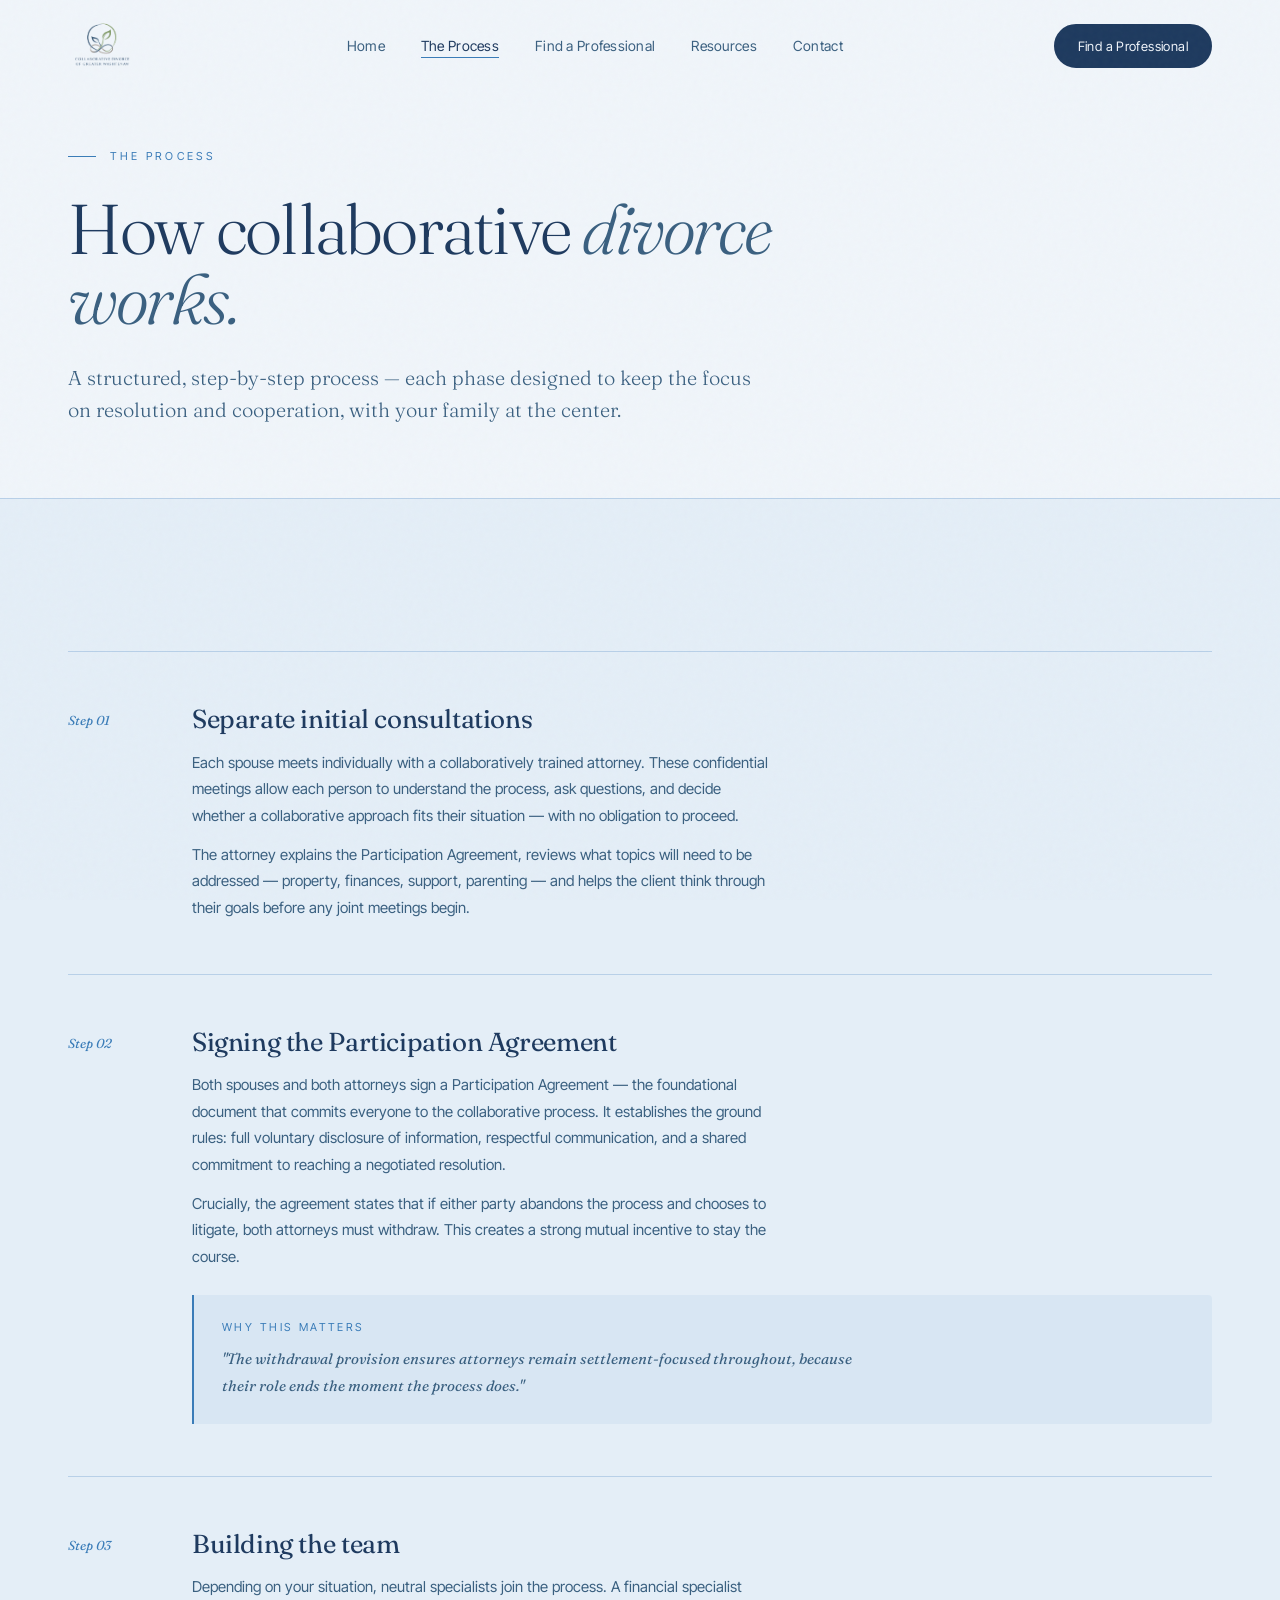
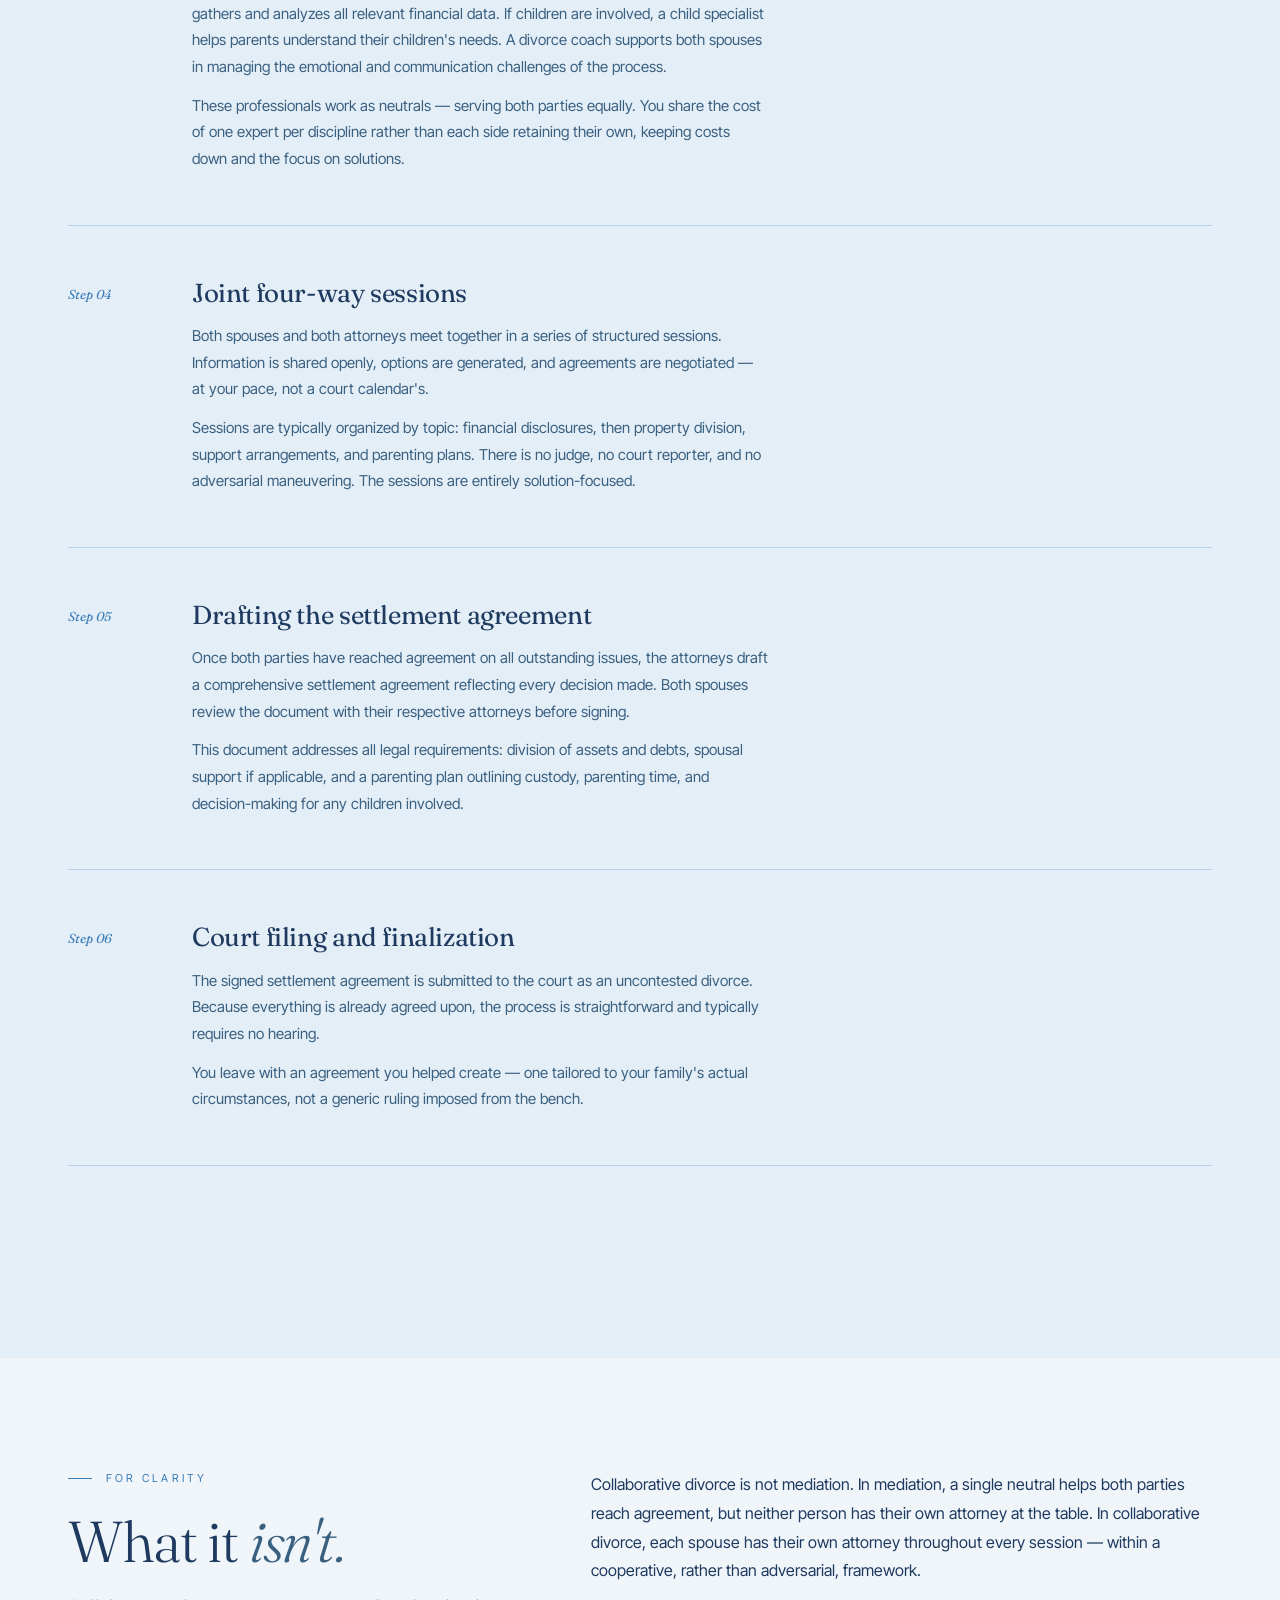
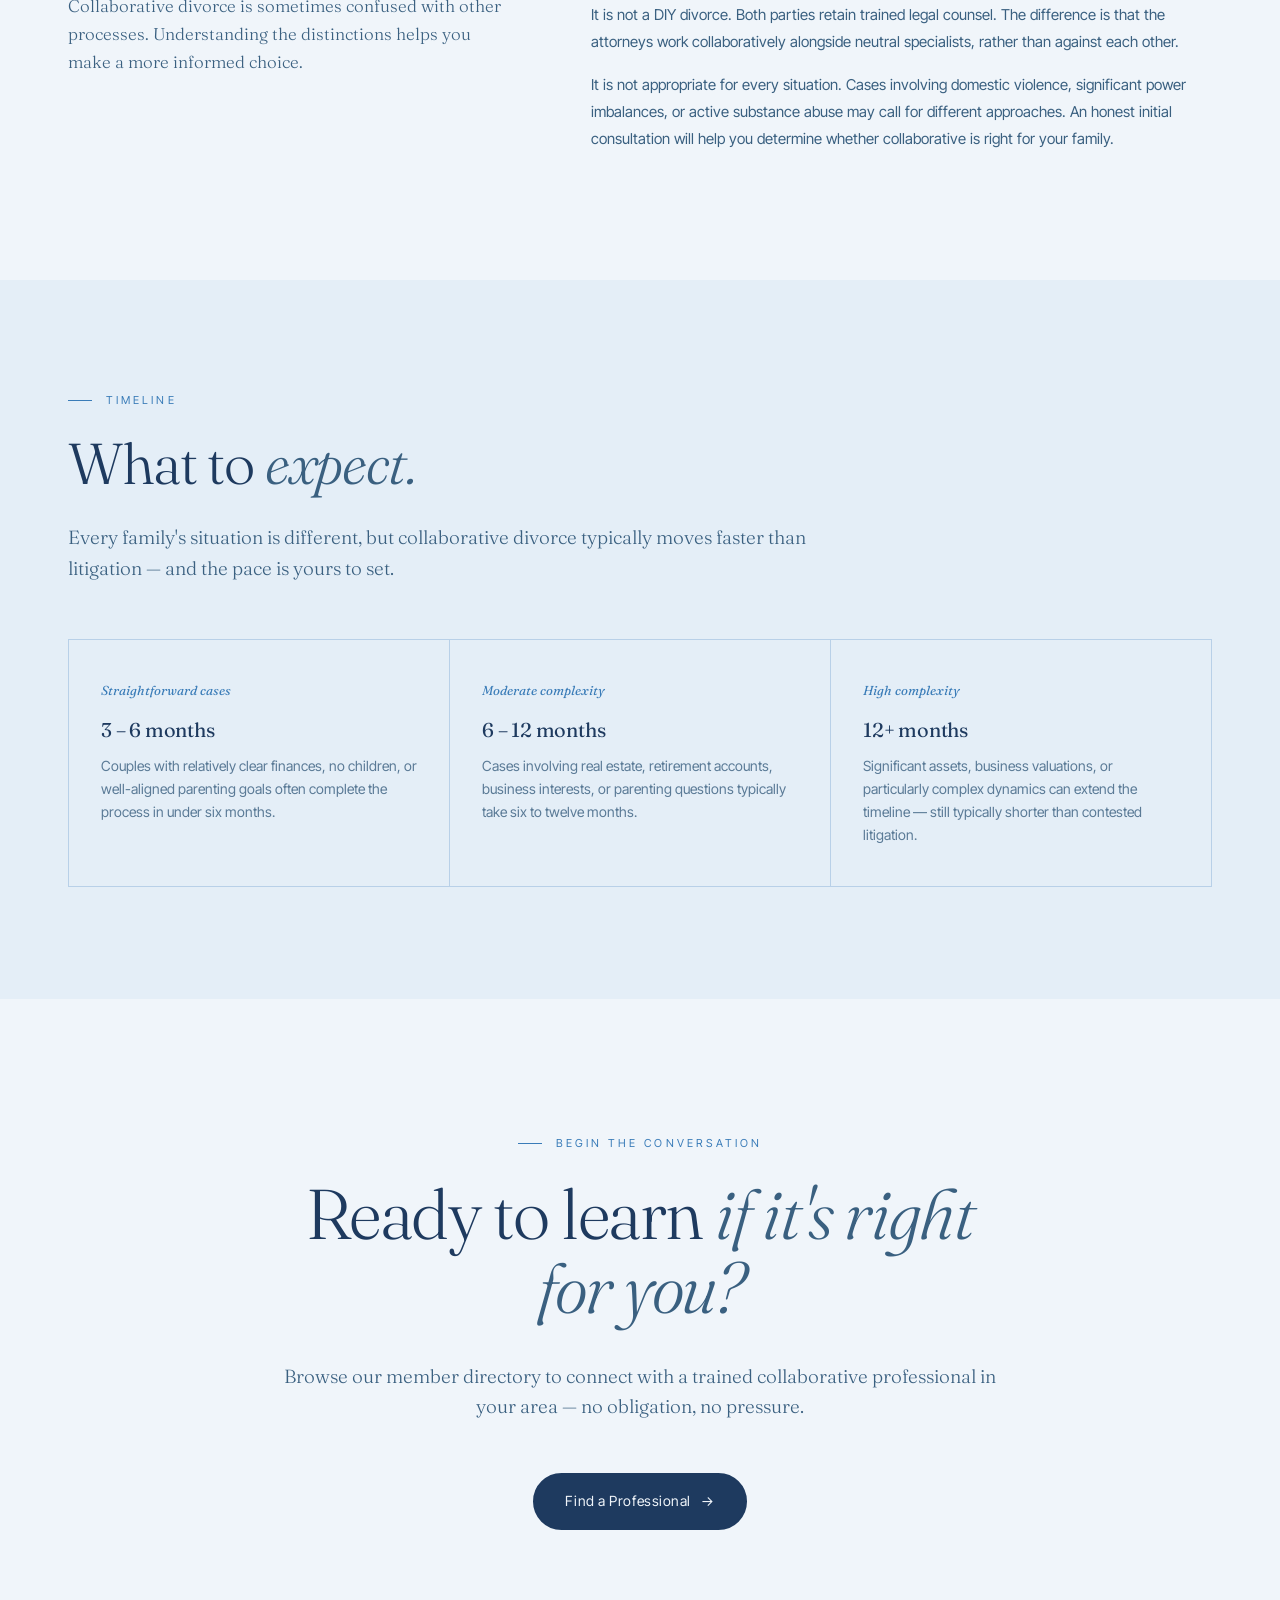
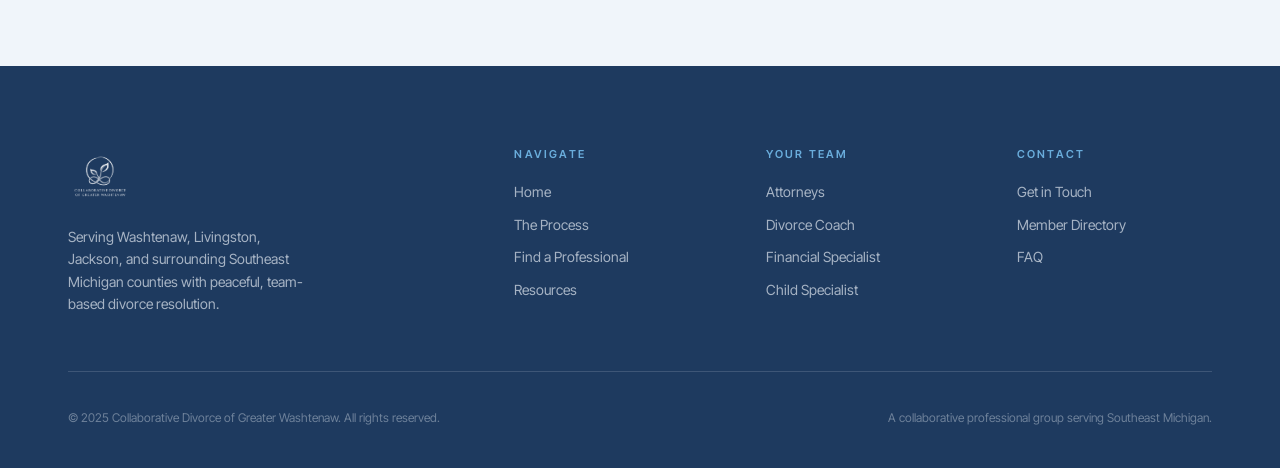
<file: process.html>
<!DOCTYPE html>
<html lang="en">
<head>
  <meta charset="UTF-8">
  <meta name="viewport" content="width=device-width, initial-scale=1.0">
  <title>The Process — Collaborative Divorce of Greater Washtenaw</title>
  <meta name="description" content="How collaborative divorce works step by step — from initial consultation through final settlement.">
  <link rel="preconnect" href="https://fonts.googleapis.com"><link rel="preconnect" href="https://fonts.gstatic.com" crossorigin><link href="https://fonts.googleapis.com/css2?family=Fraunces:ital,opsz,wght@0,9..144,300;0,9..144,400;0,9..144,500;1,9..144,400&family=Inter+Tight:wght@300;400;500;600&display=swap" rel="stylesheet">
  <link rel="stylesheet" href="styles/main.css">
</head>
<body>
<a href="#main-content" class="skip-link">Skip to main content</a>
<nav id="nav" role="banner">
  <div class="wrap">
    <a href="index.html" class="logo-link" aria-label="Collaborative Divorce of Greater Washtenaw, home">
      <img src="images/logo.png" alt="Collaborative Divorce of Greater Washtenaw" class="logo-img">
    </a>
    <ul class="nav-links" id="main-nav" aria-label="Primary navigation">
<li><a href="index.html">Home</a></li>
<li><a href="process.html" class="active" aria-current="page">The Process</a></li>
<li><a href="our-team.html">Find a Professional</a></li>
<li><a href="resources.html">Resources</a></li>
<li><a href="contact.html">Contact</a></li>
    </ul>
    <a href="our-team.html" class="nav-cta">Find a Professional</a>
    <button class="nav-toggle" id="nav-toggle" aria-label="Open navigation menu" aria-expanded="false" aria-controls="main-nav">
      <svg width="22" height="22" fill="none" viewBox="0 0 24 24" stroke="currentColor" aria-hidden="true" focusable="false"><path stroke-linecap="round" stroke-linejoin="round" stroke-width="2" d="M4 6h16M4 12h16M4 18h16"/></svg>
    </button>
  </div>
</nav>
<main id="main-content" tabindex="-1">
<header class="page-hero">
  <div class="wrap">
    <div class="hero-eyebrow">The Process</div>
    <h1 class="page-title">How collaborative <span class="italic">divorce works.</span></h1>
    <p class="page-lede">A structured, step-by-step process — each phase designed to keep the focus on resolution and cooperation, with your family at the center.</p>
  </div>
</header>

<section style="padding:80px 0 120px;background:var(--bg-alt)">
  <div class="wrap">
    <div class="steps">
      <div class="step reveal"><div class="step-num">Step 01</div><div class="step-body">
        <h3>Separate initial consultations</h3>
        <p>Each spouse meets individually with a collaboratively trained attorney. These confidential meetings allow each person to understand the process, ask questions, and decide whether a collaborative approach fits their situation — with no obligation to proceed.</p>
        <p>The attorney explains the Participation Agreement, reviews what topics will need to be addressed — property, finances, support, parenting — and helps the client think through their goals before any joint meetings begin.</p>
      </div></div>
      <div class="step reveal"><div class="step-num">Step 02</div><div class="step-body">
        <h3>Signing the Participation Agreement</h3>
        <p>Both spouses and both attorneys sign a Participation Agreement — the foundational document that commits everyone to the collaborative process. It establishes the ground rules: full voluntary disclosure of information, respectful communication, and a shared commitment to reaching a negotiated resolution.</p>
        <p>Crucially, the agreement states that if either party abandons the process and chooses to litigate, both attorneys must withdraw. This creates a strong mutual incentive to stay the course.</p>
        <div class="pa-callout" style="margin-top:24px"><div class="label">Why this matters</div>
          <p>"The withdrawal provision ensures attorneys remain settlement-focused throughout, because their role ends the moment the process does."</p>
        </div>
      </div></div>
      <div class="step reveal"><div class="step-num">Step 03</div><div class="step-body">
        <h3>Building the team</h3>
        <p>Depending on your situation, neutral specialists join the process. A financial specialist gathers and analyzes all relevant financial data. If children are involved, a child specialist helps parents understand their children's needs. A divorce coach supports both spouses in managing the emotional and communication challenges of the process.</p>
        <p>These professionals work as neutrals — serving both parties equally. You share the cost of one expert per discipline rather than each side retaining their own, keeping costs down and the focus on solutions.</p>
      </div></div>
      <div class="step reveal"><div class="step-num">Step 04</div><div class="step-body">
        <h3>Joint four-way sessions</h3>
        <p>Both spouses and both attorneys meet together in a series of structured sessions. Information is shared openly, options are generated, and agreements are negotiated — at your pace, not a court calendar's.</p>
        <p>Sessions are typically organized by topic: financial disclosures, then property division, support arrangements, and parenting plans. There is no judge, no court reporter, and no adversarial maneuvering. The sessions are entirely solution-focused.</p>
      </div></div>
      <div class="step reveal"><div class="step-num">Step 05</div><div class="step-body">
        <h3>Drafting the settlement agreement</h3>
        <p>Once both parties have reached agreement on all outstanding issues, the attorneys draft a comprehensive settlement agreement reflecting every decision made. Both spouses review the document with their respective attorneys before signing.</p>
        <p>This document addresses all legal requirements: division of assets and debts, spousal support if applicable, and a parenting plan outlining custody, parenting time, and decision-making for any children involved.</p>
      </div></div>
      <div class="step reveal"><div class="step-num">Step 06</div><div class="step-body">
        <h3>Court filing and finalization</h3>
        <p>The signed settlement agreement is submitted to the court as an uncontested divorce. Because everything is already agreed upon, the process is straightforward and typically requires no hearing.</p>
        <p>You leave with an agreement you helped create — one tailored to your family's actual circumstances, not a generic ruling imposed from the bench.</p>
      </div></div>
    </div>
  </div>
</section>

<section>
  <div class="wrap">
    <div class="content-grid reveal">
      <div class="content-left">
        <div class="section-eyebrow">For Clarity</div>
        <h2>What it <span class="italic">isn't.</span></h2>
        <p>Collaborative divorce is sometimes confused with other processes. Understanding the distinctions helps you make a more informed choice.</p>
      </div>
      <div class="content-right">
        <p>Collaborative divorce is not mediation. In mediation, a single neutral helps both parties reach agreement, but neither person has their own attorney at the table. In collaborative divorce, each spouse has their own attorney throughout every session — within a cooperative, rather than adversarial, framework.</p>
        <p>It is not a DIY divorce. Both parties retain trained legal counsel. The difference is that the attorneys work collaboratively alongside neutral specialists, rather than against each other.</p>
        <p>It is not appropriate for every situation. Cases involving domestic violence, significant power imbalances, or active substance abuse may call for different approaches. An honest initial consultation will help you determine whether collaborative is right for your family.</p>
      </div>
    </div>
  </div>
</section>

<section style="background:var(--bg-alt)">
  <div class="wrap">
    <div class="reveal" style="margin-bottom:48px">
      <div class="section-eyebrow">Timeline</div>
      <h2>What to <span class="italic">expect.</span></h2>
      <p class="section-lede">Every family's situation is different, but collaborative divorce typically moves faster than litigation — and the pace is yours to set.</p>
    </div>
    <div class="timeline-grid reveal">
      <div class="timeline-item"><div class="timeline-label">Straightforward cases</div><h3>3 – 6 months</h3><p>Couples with relatively clear finances, no children, or well-aligned parenting goals often complete the process in under six months.</p></div>
      <div class="timeline-item"><div class="timeline-label">Moderate complexity</div><h3>6 – 12 months</h3><p>Cases involving real estate, retirement accounts, business interests, or parenting questions typically take six to twelve months.</p></div>
      <div class="timeline-item"><div class="timeline-label">High complexity</div><h3>12+ months</h3><p>Significant assets, business valuations, or particularly complex dynamics can extend the timeline — still typically shorter than contested litigation.</p></div>
    </div>
  </div>
</section>

<section class="cta-section">
  <div class="wrap"><div class="reveal">
    <div class="section-eyebrow">Begin the Conversation</div>
    <h2>Ready to learn <span class="italic">if it's right for you?</span></h2>
    <p class="section-lede">Browse our member directory to connect with a trained collaborative professional in your area — no obligation, no pressure.</p>
    <a href="our-team.html" class="btn-primary">Find a Professional <span class="arrow">&#8594;</span></a>
  </div></div>
</section>
</main>
<footer role="contentinfo">
  <div class="wrap">
    <div class="footer-grid">
      <div class="footer-brand">
        <a href="index.html" class="logo-link"><img src="images/logo.png" alt="Collaborative Divorce of Greater Washtenaw" class="logo-img"></a>
        <p style="margin-top:16px">Serving Washtenaw, Livingston, Jackson, and surrounding Southeast Michigan counties with peaceful, team-based divorce resolution.</p>
      </div>
      <div><h4>Navigate</h4><ul>
        <li><a href="index.html">Home</a></li>
        <li><a href="process.html">The Process</a></li>
        <li><a href="our-team.html">Find a Professional</a></li>
        <li><a href="resources.html">Resources</a></li>
      </ul></div>
      <div><h4>Your Team</h4><ul>
        <li><a href="our-team.html#attorneys">Attorneys</a></li>
        <li><a href="team/coach.html">Divorce Coach</a></li>
        <li><a href="team/financial-specialist.html">Financial Specialist</a></li>
        <li><a href="team/child-specialist.html">Child Specialist</a></li>
      </ul></div>
      <div><h4>Contact</h4><ul>
        <li><a href="contact.html">Get in Touch</a></li>
        <li><a href="our-team.html">Member Directory</a></li>
        <li><a href="resources.html#faq">FAQ</a></li>
      </ul></div>
    </div>
    <div class="footer-bottom">
      <div>&copy; 2025 Collaborative Divorce of Greater Washtenaw. All rights reserved.</div>
      <div>A collaborative professional group serving Southeast Michigan.</div>
    </div>
  </div>
</footer>
<script src="scripts/main.js"></script>
</body>
</html>
</file>
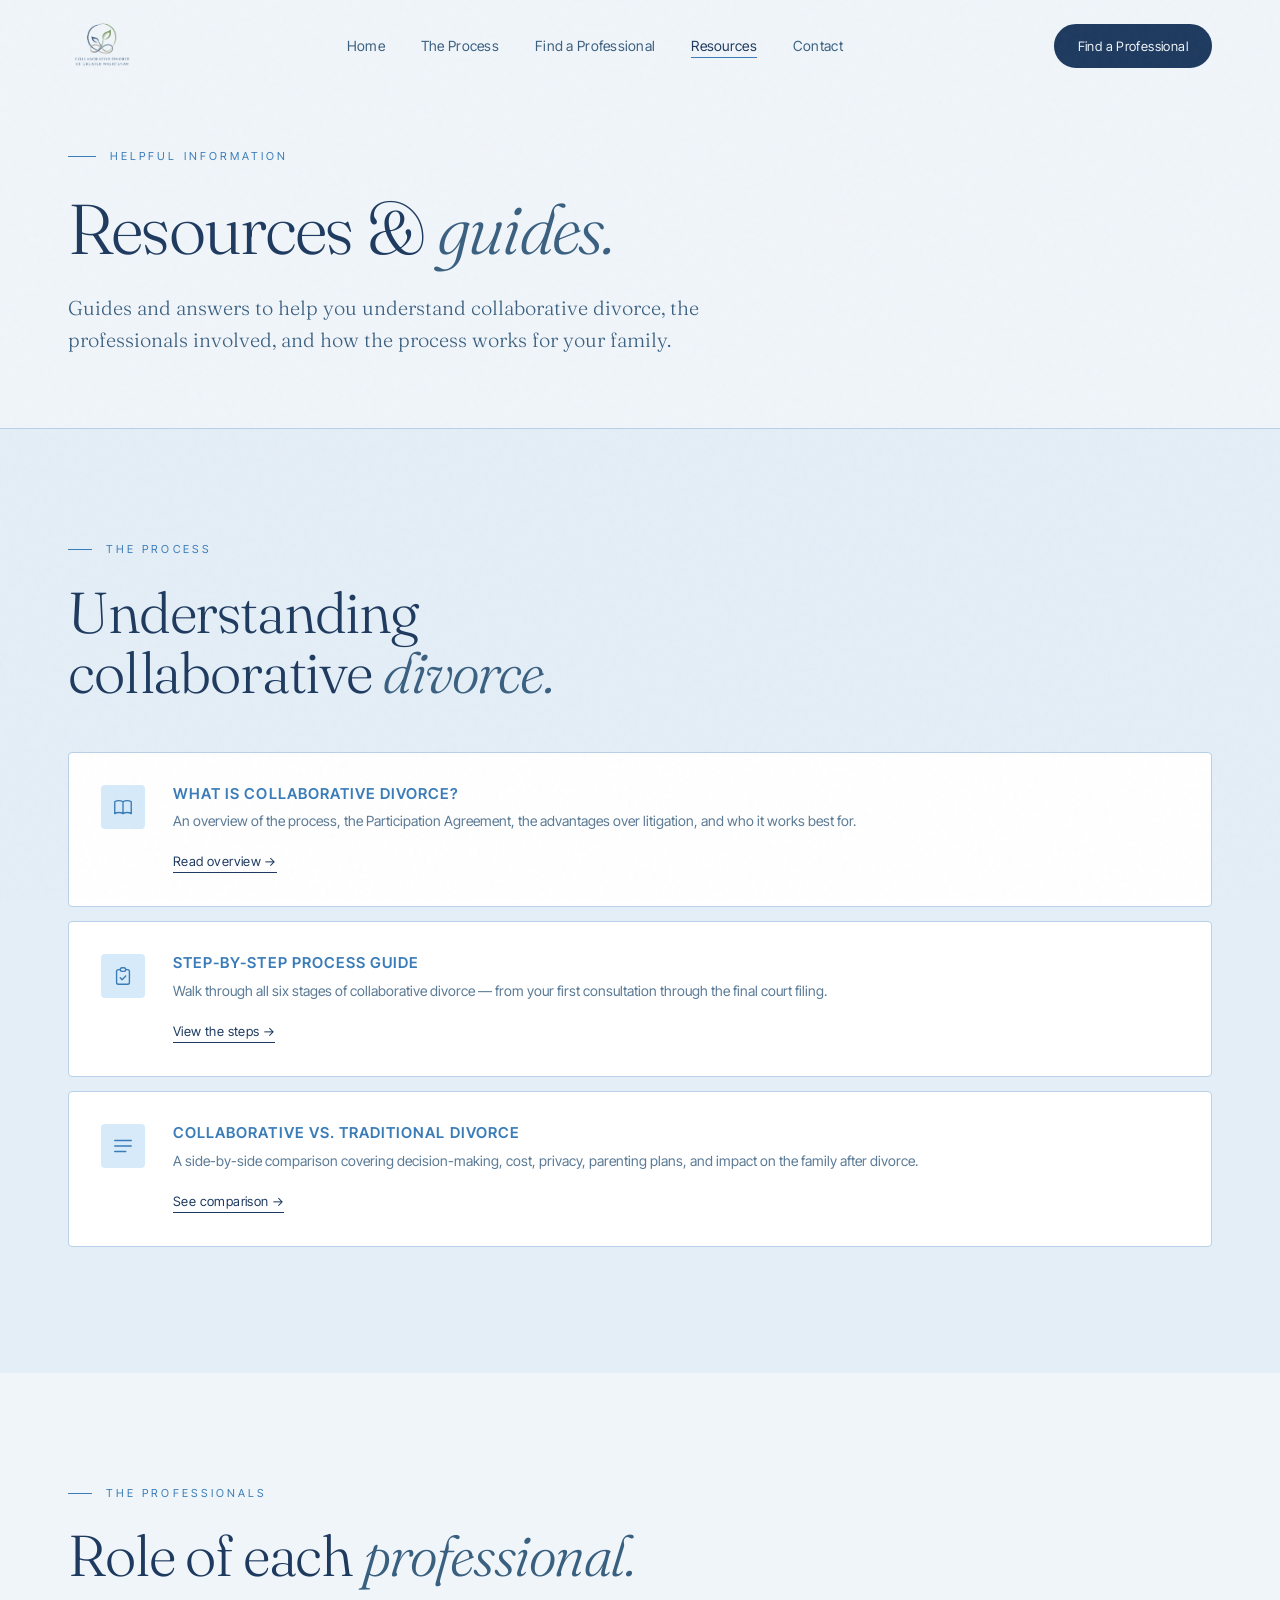
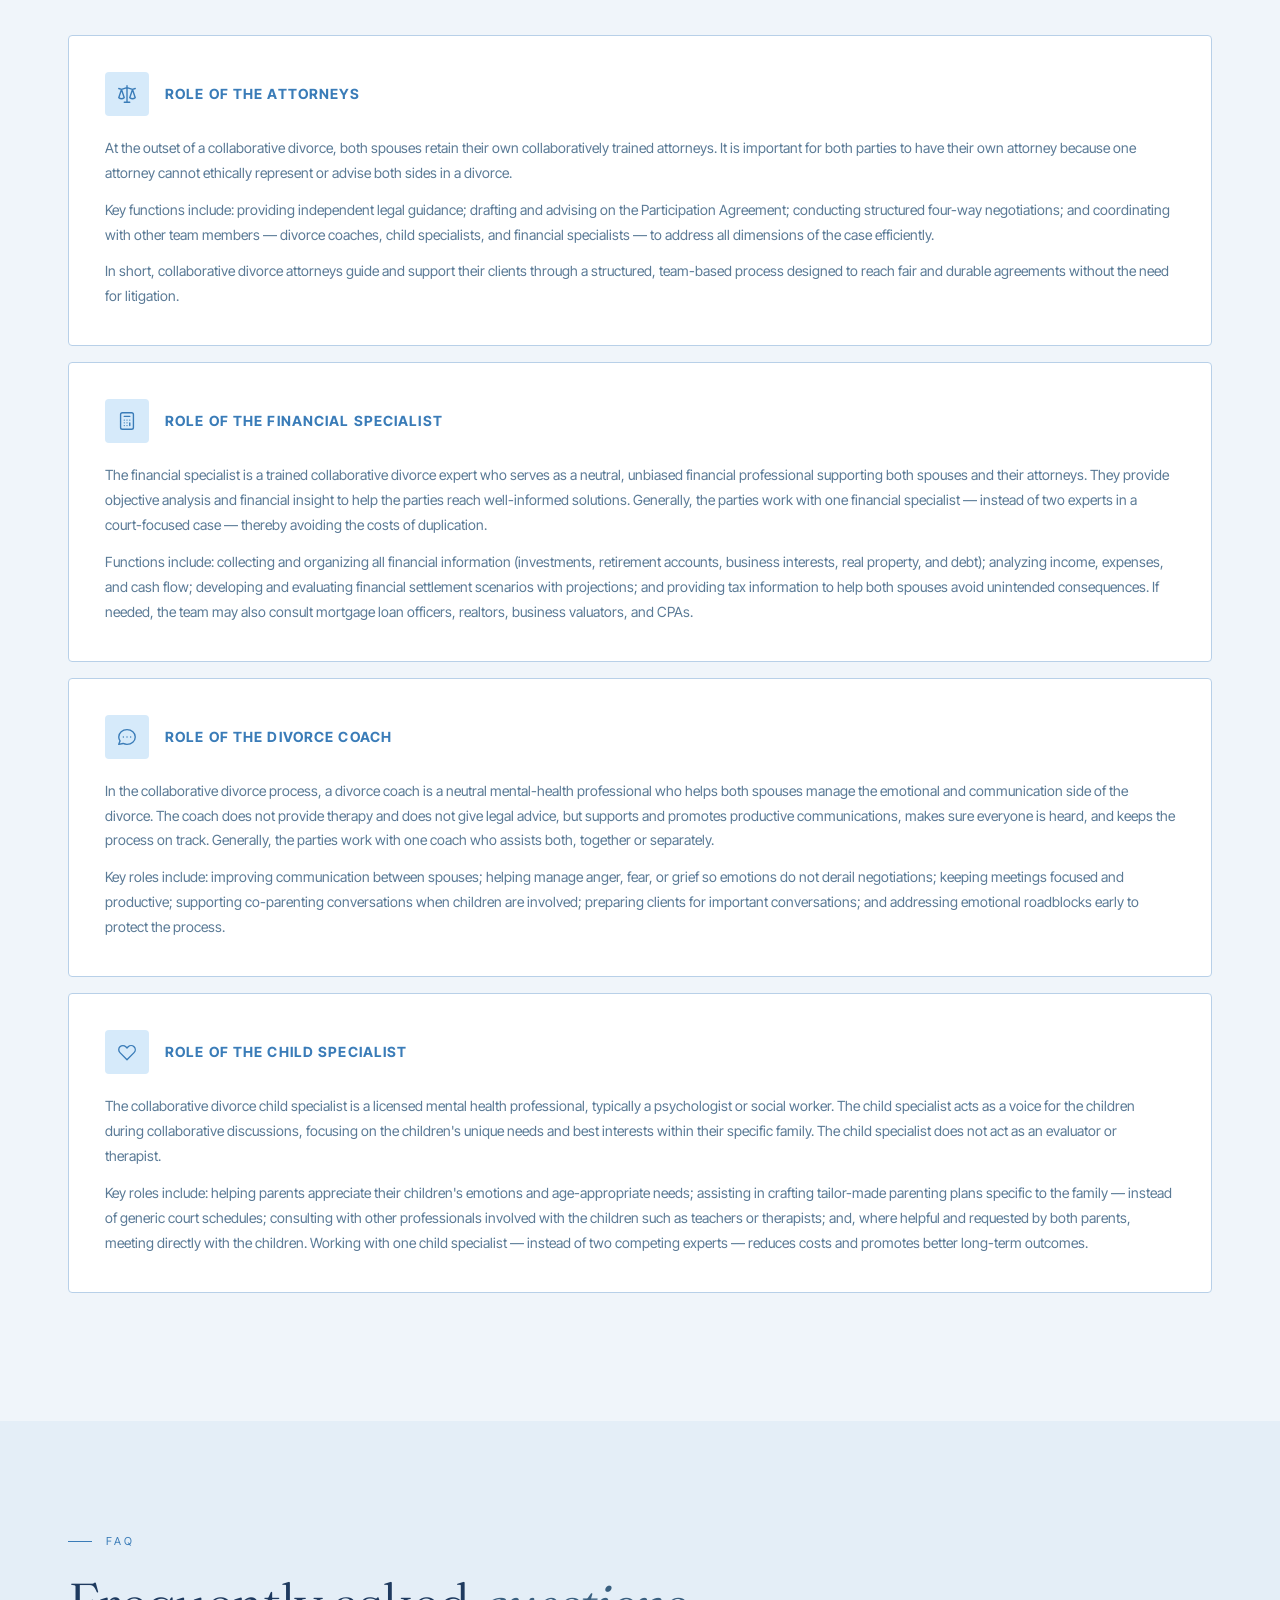
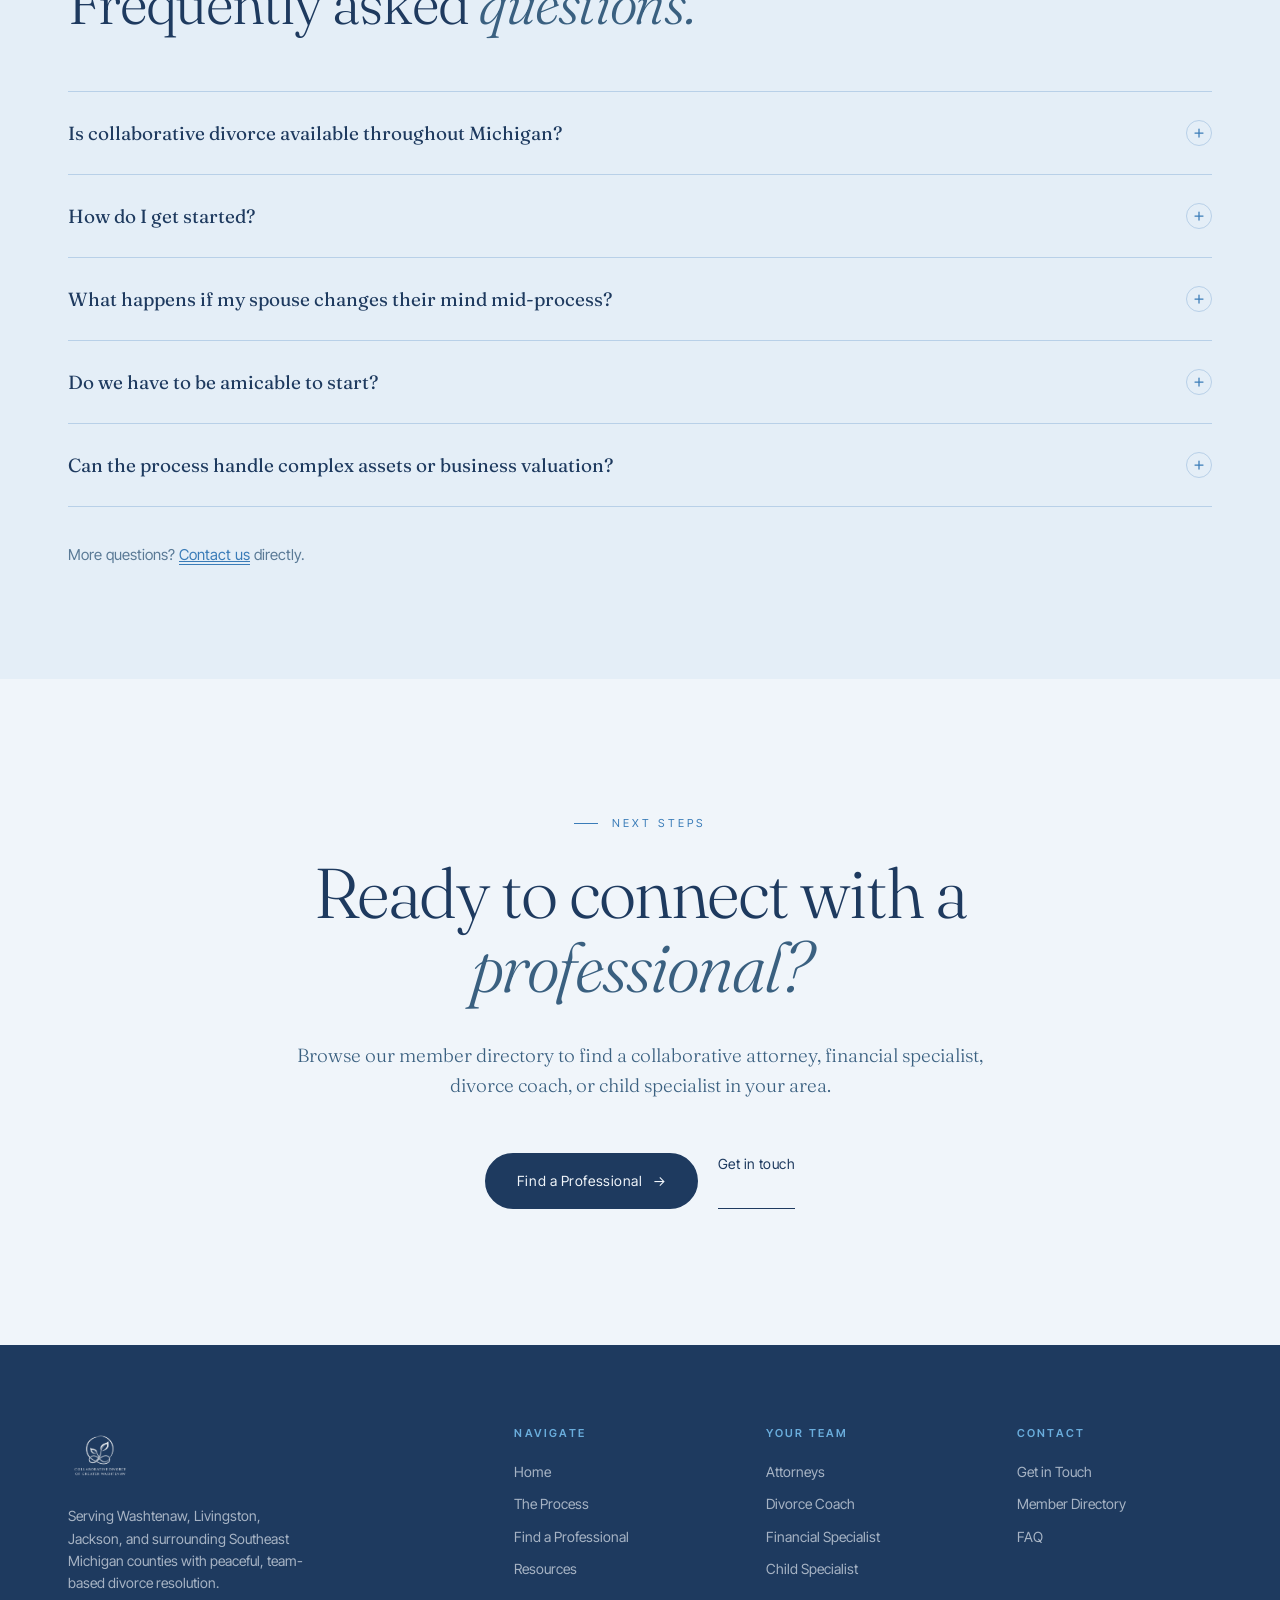
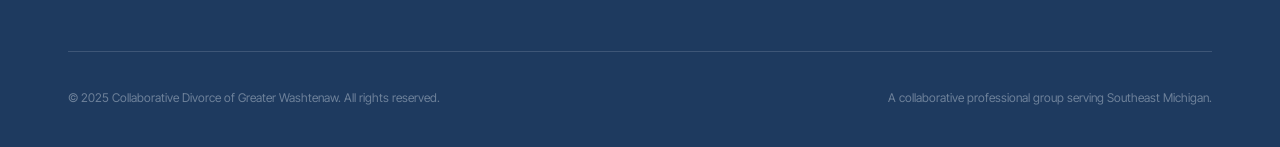
<file: resources.html>
<!DOCTYPE html>
<html lang="en">
<head>
  <meta charset="UTF-8">
  <meta name="viewport" content="width=device-width, initial-scale=1.0">
  <title>Resources — Collaborative Divorce of Greater Washtenaw</title>
  <meta name="description" content="Guides, professional role descriptions, and FAQ to help you understand collaborative divorce in Southeast Michigan.">
  <link rel="preconnect" href="https://fonts.googleapis.com"><link rel="preconnect" href="https://fonts.gstatic.com" crossorigin><link href="https://fonts.googleapis.com/css2?family=Fraunces:ital,opsz,wght@0,9..144,300;0,9..144,400;0,9..144,500;1,9..144,400&family=Inter+Tight:wght@300;400;500;600&display=swap" rel="stylesheet">
  <link rel="stylesheet" href="styles/main.css">
</head>
<body>
<a href="#main-content" class="skip-link">Skip to main content</a>
<nav id="nav" role="banner">
  <div class="wrap">
    <a href="index.html" class="logo-link" aria-label="Collaborative Divorce of Greater Washtenaw, home">
      <img src="images/logo.png" alt="Collaborative Divorce of Greater Washtenaw" class="logo-img">
    </a>
    <ul class="nav-links" id="main-nav" aria-label="Primary navigation">
<li><a href="index.html">Home</a></li>
<li><a href="process.html">The Process</a></li>
<li><a href="our-team.html">Find a Professional</a></li>
<li><a href="resources.html" class="active" aria-current="page">Resources</a></li>
<li><a href="contact.html">Contact</a></li>
    </ul>
    <a href="our-team.html" class="nav-cta">Find a Professional</a>
    <button class="nav-toggle" id="nav-toggle" aria-label="Open navigation menu" aria-expanded="false" aria-controls="main-nav">
      <svg width="22" height="22" fill="none" viewBox="0 0 24 24" stroke="currentColor" aria-hidden="true" focusable="false"><path stroke-linecap="round" stroke-linejoin="round" stroke-width="2" d="M4 6h16M4 12h16M4 18h16"/></svg>
    </button>
  </div>
</nav>
<main id="main-content" tabindex="-1">
<header class="page-hero">
  <div class="wrap">
    <div class="hero-eyebrow">Helpful Information</div>
    <h1 class="page-title">Resources &amp; <span class="italic">guides.</span></h1>
    <p class="page-lede">Guides and answers to help you understand collaborative divorce, the professionals involved, and how the process works for your family.</p>
  </div>
</header>

<section style="background:var(--bg-alt)">
  <div class="wrap">
    <div class="section-eyebrow">The Process</div>
    <h2 class="reveal">Understanding collaborative <span class="italic">divorce.</span></h2>
    <div style="margin-top:48px">
      <div class="resource-item reveal">
        <div class="resource-icon"><svg width="22" height="22" fill="none" viewBox="0 0 24 24" stroke="currentColor" aria-hidden="true" focusable="false"><path stroke-linecap="round" stroke-linejoin="round" stroke-width="1.5" d="M12 6.253v13m0-13C10.832 5.477 9.246 5 7.5 5S4.168 5.477 3 6.253v13C4.168 18.477 5.754 18 7.5 18s3.332.477 4.5 1.253m0-13C13.168 5.477 14.754 5 16.5 5c1.747 0 3.332.477 4.5 1.253v13C19.832 18.477 18.247 18 16.5 18c-1.753 0-3.332.477-4.5 1.253"/></svg></div>
        <div class="resource-body"><h3>What Is Collaborative Divorce?</h3><p>An overview of the process, the Participation Agreement, the advantages over litigation, and who it works best for.</p><a href="index.html#process" class="btn-secondary" style="font-size:13px">Read overview &#8594;</a></div>
      </div>
      <div class="resource-item reveal">
        <div class="resource-icon"><svg width="22" height="22" fill="none" viewBox="0 0 24 24" stroke="currentColor" aria-hidden="true" focusable="false"><path stroke-linecap="round" stroke-linejoin="round" stroke-width="1.5" d="M9 5H7a2 2 0 00-2 2v12a2 2 0 002 2h10a2 2 0 002-2V7a2 2 0 00-2-2h-2M9 5a2 2 0 002 2h2a2 2 0 002-2M9 5a2 2 0 012-2h2a2 2 0 012 2m-6 9l2 2 4-4"/></svg></div>
        <div class="resource-body"><h3>Step-by-Step Process Guide</h3><p>Walk through all six stages of collaborative divorce — from your first consultation through the final court filing.</p><a href="process.html" class="btn-secondary" style="font-size:13px">View the steps &#8594;</a></div>
      </div>
      <div class="resource-item reveal">
        <div class="resource-icon"><svg width="22" height="22" fill="none" viewBox="0 0 24 24" stroke="currentColor" aria-hidden="true" focusable="false"><path stroke-linecap="round" stroke-linejoin="round" stroke-width="1.5" d="M3 6h18M3 12h18M3 18h12"/></svg></div>
        <div class="resource-body"><h3>Collaborative vs. Traditional Divorce</h3><p>A side-by-side comparison covering decision-making, cost, privacy, parenting plans, and impact on the family after divorce.</p><a href="index.html#compare" class="btn-secondary" style="font-size:13px">See comparison &#8594;</a></div>
      </div>
    </div>
  </div>
</section>

<section id="roles">
  <div class="wrap">
    <div class="section-eyebrow">The Professionals</div>
    <h2 class="reveal">Role of each <span class="italic">professional.</span></h2>
    <div style="margin-top:48px">
      <div class="role-explainer reveal">
        <div class="role-explainer-head">
          <div class="role-explainer-icon"><svg width="22" height="22" fill="none" viewBox="0 0 24 24" stroke="currentColor" aria-hidden="true" focusable="false"><path stroke-linecap="round" stroke-linejoin="round" stroke-width="1.5" d="M3 6l3 1m0 0l-3 9a5.002 5.002 0 006.001 0M6 7l3 9M6 7l6-2m6 2l3-1m-3 1l-3 9a5.002 5.002 0 006.001 0M18 7l3 9m-3-9l-6-2m0-2v2m0 16V5m0 16H9m3 0h3"/></svg></div>
          <h3>Role of the Attorneys</h3>
        </div>
        <p>At the outset of a collaborative divorce, both spouses retain their own collaboratively trained attorneys. It is important for both parties to have their own attorney because one attorney cannot ethically represent or advise both sides in a divorce.</p>
        <p>Key functions include: providing independent legal guidance; drafting and advising on the Participation Agreement; conducting structured four-way negotiations; and coordinating with other team members — divorce coaches, child specialists, and financial specialists — to address all dimensions of the case efficiently.</p>
        <p>In short, collaborative divorce attorneys guide and support their clients through a structured, team-based process designed to reach fair and durable agreements without the need for litigation.</p>
      </div>
      <div class="role-explainer reveal">
        <div class="role-explainer-head">
          <div class="role-explainer-icon"><svg width="22" height="22" fill="none" viewBox="0 0 24 24" stroke="currentColor" aria-hidden="true" focusable="false"><path stroke-linecap="round" stroke-linejoin="round" stroke-width="1.5" d="M9 7h6m0 10v-3m-3 3h.01M9 17h.01M9 14h.01M12 14h.01M15 11h.01M12 11h.01M9 11h.01M7 21h10a2 2 0 002-2V5a2 2 0 00-2-2H7a2 2 0 00-2 2v14a2 2 0 002 2z"/></svg></div>
          <h3>Role of the Financial Specialist</h3>
        </div>
        <p>The financial specialist is a trained collaborative divorce expert who serves as a neutral, unbiased financial professional supporting both spouses and their attorneys. They provide objective analysis and financial insight to help the parties reach well-informed solutions. Generally, the parties work with one financial specialist — instead of two experts in a court-focused case — thereby avoiding the costs of duplication.</p>
        <p>Functions include: collecting and organizing all financial information (investments, retirement accounts, business interests, real property, and debt); analyzing income, expenses, and cash flow; developing and evaluating financial settlement scenarios with projections; and providing tax information to help both spouses avoid unintended consequences. If needed, the team may also consult mortgage loan officers, realtors, business valuators, and CPAs.</p>
      </div>
      <div class="role-explainer reveal">
        <div class="role-explainer-head">
          <div class="role-explainer-icon"><svg width="22" height="22" fill="none" viewBox="0 0 24 24" stroke="currentColor" aria-hidden="true" focusable="false"><path stroke-linecap="round" stroke-linejoin="round" stroke-width="1.5" d="M8 12h.01M12 12h.01M16 12h.01M21 12c0 4.418-4.03 8-9 8a9.863 9.863 0 01-4.255-.949L3 20l1.395-3.72C3.512 15.042 3 13.574 3 12c0-4.418 4.03-8 9-8s9 3.582 9 8z"/></svg></div>
          <h3>Role of the Divorce Coach</h3>
        </div>
        <p>In the collaborative divorce process, a divorce coach is a neutral mental-health professional who helps both spouses manage the emotional and communication side of the divorce. The coach does not provide therapy and does not give legal advice, but supports and promotes productive communications, makes sure everyone is heard, and keeps the process on track. Generally, the parties work with one coach who assists both, together or separately.</p>
        <p>Key roles include: improving communication between spouses; helping manage anger, fear, or grief so emotions do not derail negotiations; keeping meetings focused and productive; supporting co-parenting conversations when children are involved; preparing clients for important conversations; and addressing emotional roadblocks early to protect the process.</p>
      </div>
      <div class="role-explainer reveal">
        <div class="role-explainer-head">
          <div class="role-explainer-icon"><svg width="22" height="22" fill="none" viewBox="0 0 24 24" stroke="currentColor" aria-hidden="true" focusable="false"><path stroke-linecap="round" stroke-linejoin="round" stroke-width="1.5" d="M4.318 6.318a4.5 4.5 0 000 6.364L12 20.364l7.682-7.682a4.5 4.5 0 00-6.364-6.364L12 7.636l-1.318-1.318a4.5 4.5 0 00-6.364 0z"/></svg></div>
          <h3>Role of the Child Specialist</h3>
        </div>
        <p>The collaborative divorce child specialist is a licensed mental health professional, typically a psychologist or social worker. The child specialist acts as a voice for the children during collaborative discussions, focusing on the children's unique needs and best interests within their specific family. The child specialist does not act as an evaluator or therapist.</p>
        <p>Key roles include: helping parents appreciate their children's emotions and age-appropriate needs; assisting in crafting tailor-made parenting plans specific to the family — instead of generic court schedules; consulting with other professionals involved with the children such as teachers or therapists; and, where helpful and requested by both parents, meeting directly with the children. Working with one child specialist — instead of two competing experts — reduces costs and promotes better long-term outcomes.</p>
      </div>
    </div>
  </div>
</section>

<section style="background:var(--bg-alt)" id="faq">
  <div class="wrap">
    <div class="section-eyebrow">FAQ</div>
    <h2 class="reveal">Frequently asked <span class="italic">questions.</span></h2>
    <div class="faq-list" style="margin-top:56px">
      <div class="faq-item">
        <button class="faq-q" aria-expanded="false">Is collaborative divorce available throughout Michigan?<span class="faq-icon" aria-hidden="true"><svg width="12" height="12" fill="none" viewBox="0 0 24 24" stroke="currentColor"><path stroke-linecap="round" stroke-linejoin="round" stroke-width="2.5" d="M12 4v16m8-8H4"/></svg></span></button>
        <div class="faq-a">Yes. Michigan passed the Collaborative Law Act, which provides a legal framework for collaborative proceedings across the state. CDGW members serve the Southeast Michigan region, but trained collaborative professionals practice statewide.</div>
      </div>
      <div class="faq-item">
        <button class="faq-q" aria-expanded="false">How do I get started?<span class="faq-icon" aria-hidden="true"><svg width="12" height="12" fill="none" viewBox="0 0 24 24" stroke="currentColor"><path stroke-linecap="round" stroke-linejoin="round" stroke-width="2.5" d="M12 4v16m8-8H4"/></svg></span></button>
        <div class="faq-a">Browse our member directory and contact a collaborative attorney in your area. They will schedule an initial consultation to explain the process and determine whether it is appropriate for your situation. There is no obligation after that first meeting.</div>
      </div>
      <div class="faq-item">
        <button class="faq-q" aria-expanded="false">What happens if my spouse changes their mind mid-process?<span class="faq-icon" aria-hidden="true"><svg width="12" height="12" fill="none" viewBox="0 0 24 24" stroke="currentColor"><path stroke-linecap="round" stroke-linejoin="round" stroke-width="2.5" d="M12 4v16m8-8H4"/></svg></span></button>
        <div class="faq-a">Either party can withdraw from the collaborative process at any time. If that happens, both collaborative attorneys must withdraw, and new attorneys must be retained for any subsequent litigation. This disqualification clause — part of the Participation Agreement — creates a strong incentive for all parties to remain committed to resolution.</div>
      </div>
      <div class="faq-item">
        <button class="faq-q" aria-expanded="false">Do we have to be amicable to start?<span class="faq-icon" aria-hidden="true"><svg width="12" height="12" fill="none" viewBox="0 0 24 24" stroke="currentColor"><path stroke-linecap="round" stroke-linejoin="round" stroke-width="2.5" d="M12 4v16m8-8H4"/></svg></span></button>
        <div class="faq-a">You do not need to be perfectly amicable. What matters is that both parties are willing to engage in good faith. The divorce coach is specifically there to help manage difficult emotions, improve communication, and keep the process on track — even when conversations are hard.</div>
      </div>
      <div class="faq-item">
        <button class="faq-q" aria-expanded="false">Can the process handle complex assets or business valuation?<span class="faq-icon" aria-hidden="true"><svg width="12" height="12" fill="none" viewBox="0 0 24 24" stroke="currentColor"><path stroke-linecap="round" stroke-linejoin="round" stroke-width="2.5" d="M12 4v16m8-8H4"/></svg></span></button>
        <div class="faq-a">Yes. The financial specialist handles complex financial matters including retirement accounts, business interests, real property, and debt obligations. When needed, they may also bring in specialized professionals such as business valuators, CPAs, or mortgage loan officers to assist both parties in making fully informed decisions.</div>
      </div>
    </div>
    <p style="margin-top:36px;font-size:15px;color:var(--muted)">More questions? <a href="contact.html" style="color:var(--accent);border-bottom:1px solid var(--accent)">Contact us</a> directly.</p>
  </div>
</section>

<section class="cta-section">
  <div class="wrap"><div class="reveal">
    <div class="section-eyebrow">Next Steps</div>
    <h2>Ready to connect with a <span class="italic">professional?</span></h2>
    <p class="section-lede">Browse our member directory to find a collaborative attorney, financial specialist, divorce coach, or child specialist in your area.</p>
    <div style="display:flex;gap:20px;justify-content:center;flex-wrap:wrap">
      <a href="our-team.html" class="btn-primary">Find a Professional <span class="arrow">&#8594;</span></a>
      <a href="contact.html" class="btn-secondary">Get in touch</a>
    </div>
  </div></div>
</section>
</main>
<footer role="contentinfo">
  <div class="wrap">
    <div class="footer-grid">
      <div class="footer-brand">
        <a href="index.html" class="logo-link"><img src="images/logo.png" alt="Collaborative Divorce of Greater Washtenaw" class="logo-img"></a>
        <p style="margin-top:16px">Serving Washtenaw, Livingston, Jackson, and surrounding Southeast Michigan counties with peaceful, team-based divorce resolution.</p>
      </div>
      <div><h4>Navigate</h4><ul>
        <li><a href="index.html">Home</a></li>
        <li><a href="process.html">The Process</a></li>
        <li><a href="our-team.html">Find a Professional</a></li>
        <li><a href="resources.html">Resources</a></li>
      </ul></div>
      <div><h4>Your Team</h4><ul>
        <li><a href="our-team.html#attorneys">Attorneys</a></li>
        <li><a href="team/coach.html">Divorce Coach</a></li>
        <li><a href="team/financial-specialist.html">Financial Specialist</a></li>
        <li><a href="team/child-specialist.html">Child Specialist</a></li>
      </ul></div>
      <div><h4>Contact</h4><ul>
        <li><a href="contact.html">Get in Touch</a></li>
        <li><a href="our-team.html">Member Directory</a></li>
        <li><a href="resources.html#faq">FAQ</a></li>
      </ul></div>
    </div>
    <div class="footer-bottom">
      <div>&copy; 2025 Collaborative Divorce of Greater Washtenaw. All rights reserved.</div>
      <div>A collaborative professional group serving Southeast Michigan.</div>
    </div>
  </div>
</footer>
<script src="scripts/main.js"></script>
</body>
</html>
</file>
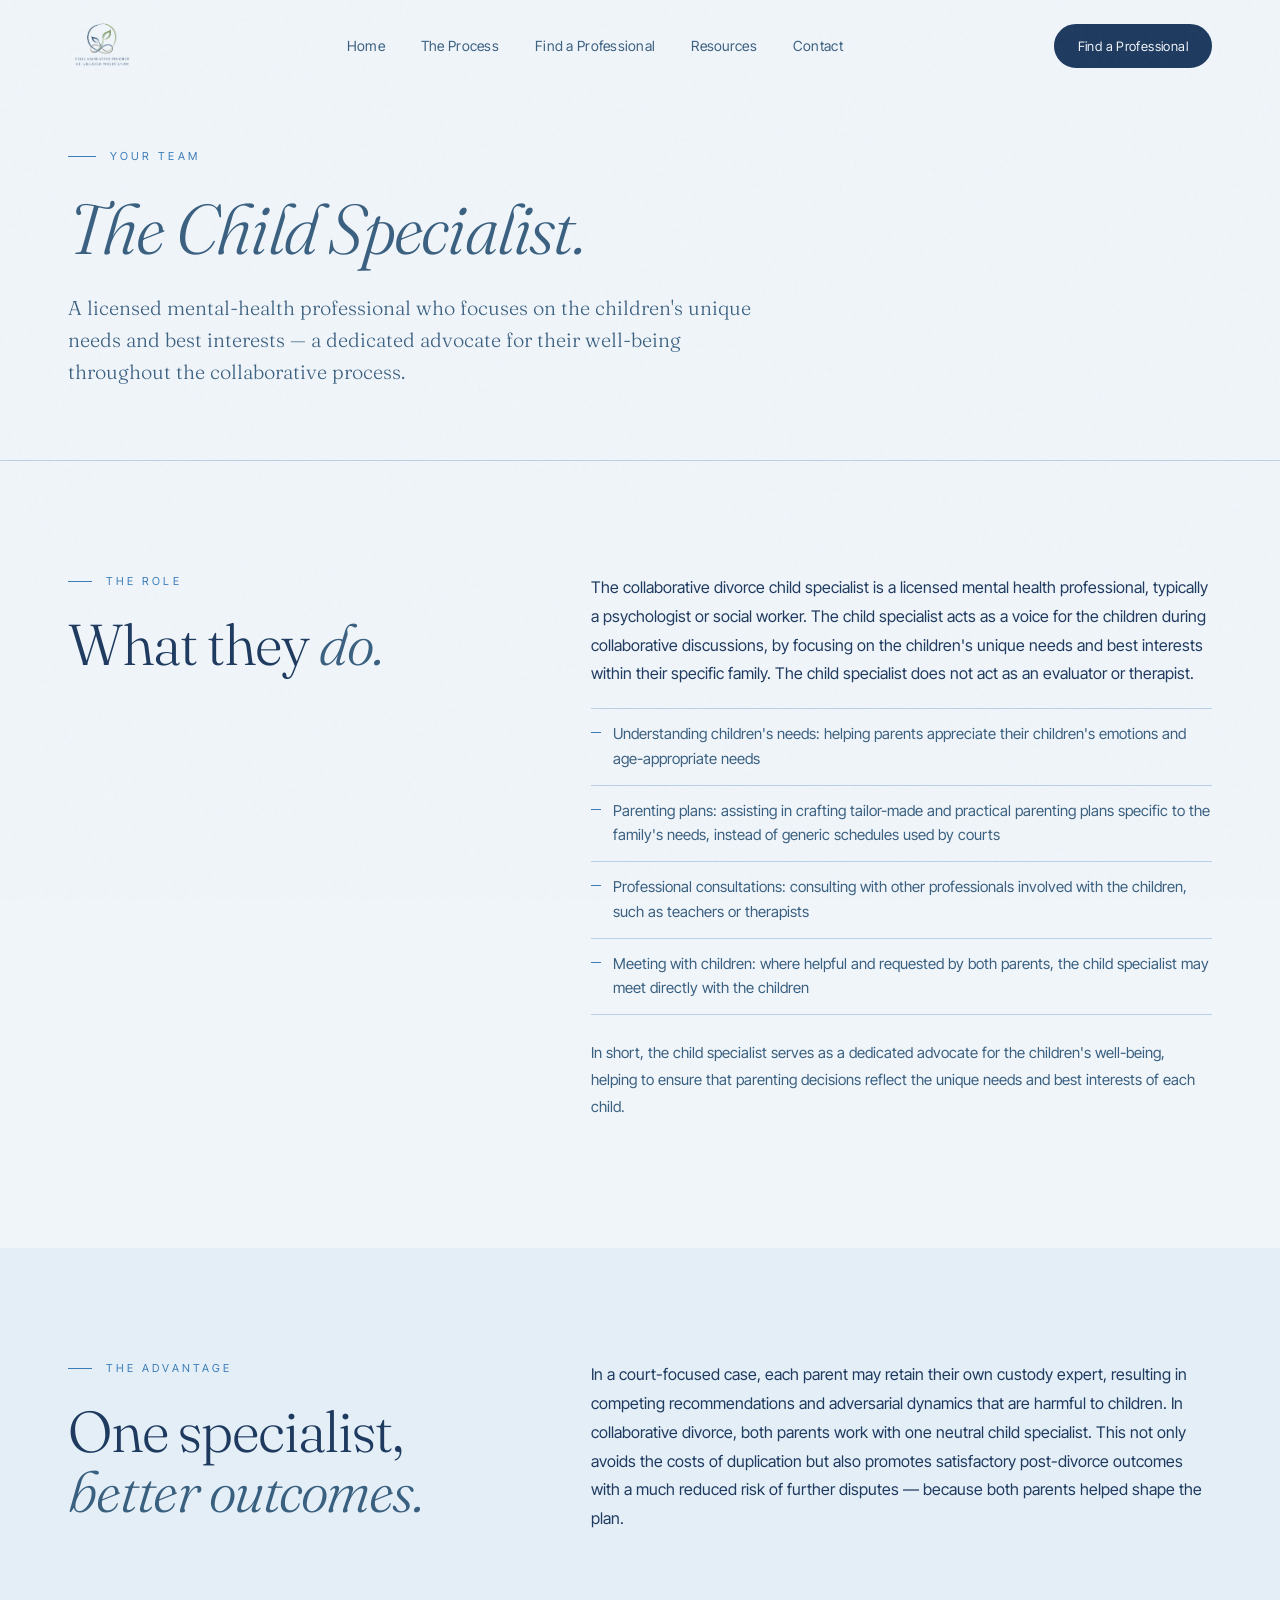
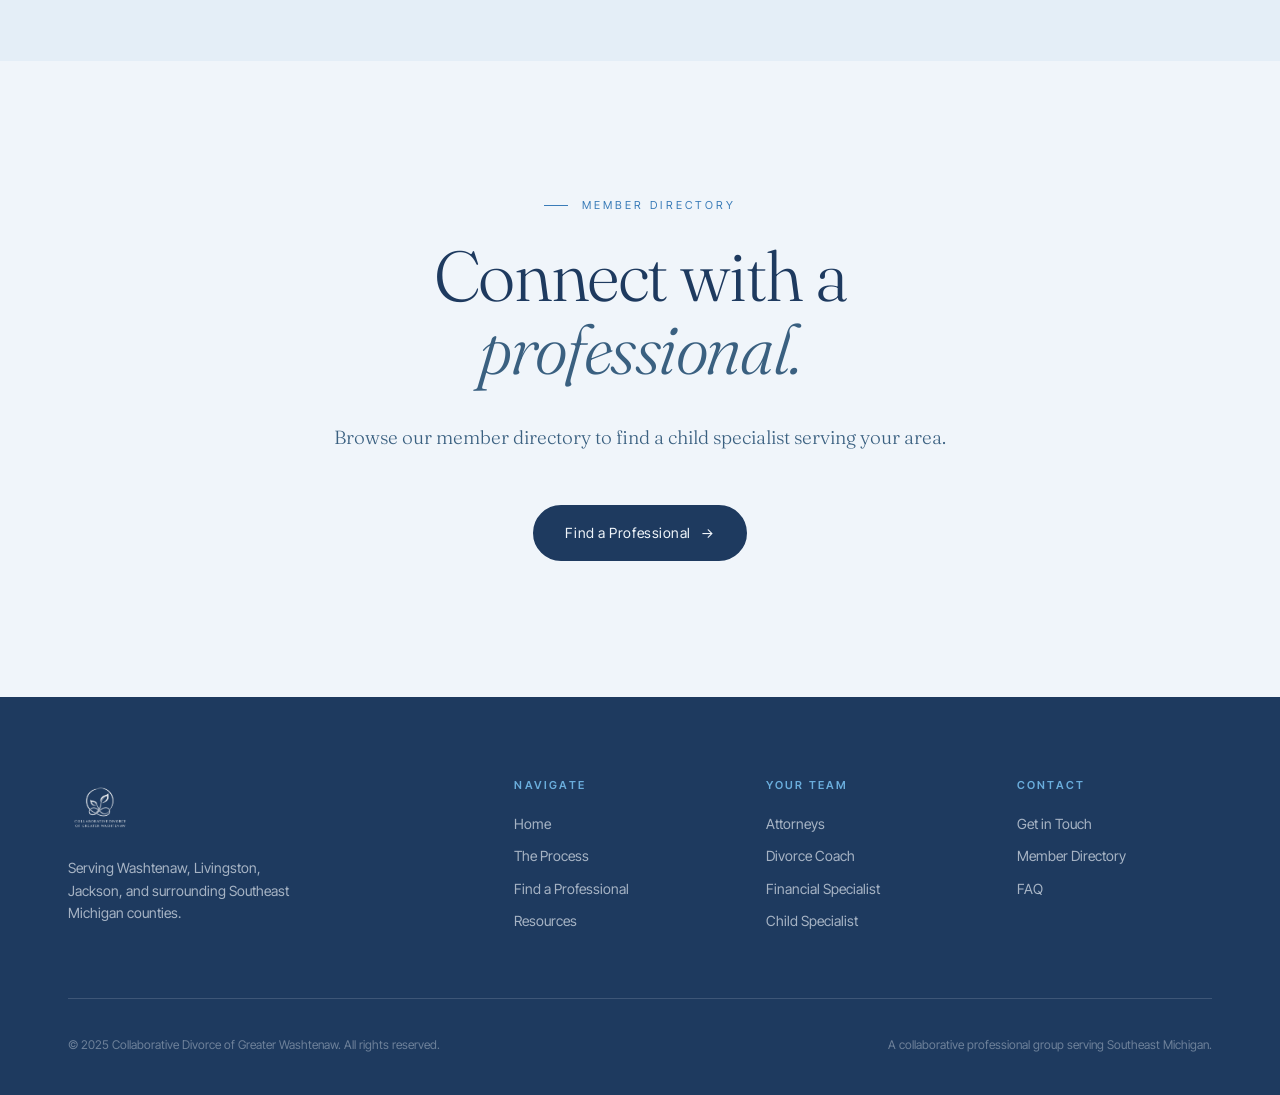
<file: team/child-specialist.html>
<!DOCTYPE html>
<html lang="en">
<head>
  <meta charset="UTF-8">
  <meta name="viewport" content="width=device-width, initial-scale=1.0">
  <title>Child Specialist — Collaborative Divorce of Greater Washtenaw</title>
  <meta name="description" content="The child specialist is a licensed mental health professional who acts as a voice for the children, helping parents craft tailor-made parenting plans that reflect their children's unique needs.">
  <link rel="preconnect" href="https://fonts.googleapis.com"><link rel="preconnect" href="https://fonts.gstatic.com" crossorigin><link href="https://fonts.googleapis.com/css2?family=Fraunces:ital,opsz,wght@0,9..144,300;0,9..144,400;0,9..144,500;1,9..144,400&family=Inter+Tight:wght@300;400;500;600&display=swap" rel="stylesheet">
  <link rel="stylesheet" href="../styles/main.css">
</head>
<body>
<a href="#main-content" class="skip-link">Skip to main content</a>
<nav id="nav" role="banner">
  <div class="wrap">
    <a href="../index.html" class="logo-link" aria-label="Collaborative Divorce of Greater Washtenaw, home">
      <img src="../images/logo.png" alt="Collaborative Divorce of Greater Washtenaw" class="logo-img">
    </a>
    <ul class="nav-links" id="main-nav" aria-label="Primary navigation"><li><a href="../index.html">Home</a></li>
<li><a href="../process.html">The Process</a></li>
<li><a href="../our-team.html">Find a Professional</a></li>
<li><a href="../resources.html">Resources</a></li>
<li><a href="../contact.html">Contact</a></li></ul>
    <a href="../our-team.html" class="nav-cta">Find a Professional</a>
    <button class="nav-toggle" id="nav-toggle" aria-label="Open navigation menu" aria-expanded="false" aria-controls="main-nav">
      <svg width="22" height="22" fill="none" viewBox="0 0 24 24" stroke="currentColor" aria-hidden="true" focusable="false"><path stroke-linecap="round" stroke-linejoin="round" stroke-width="2" d="M4 6h16M4 12h16M4 18h16"/></svg>
    </button>
  </div>
</nav>
<main id="main-content" tabindex="-1">

<header class="page-hero">
  <div class="wrap">
    <div class="hero-eyebrow">Your Team</div>
    <h1 class="page-title"><span class="italic">The Child Specialist.</span></h1>
    <p class="page-lede">A licensed mental-health professional who focuses on the children's unique needs and best interests — a dedicated advocate for their well-being throughout the collaborative process.</p>
  </div>
</header>

<section>
  <div class="wrap">
    <div class="content-grid">
      <div class="content-left reveal">
        <div class="section-eyebrow">The Role</div>
        <h2>What they <span class="italic">do.</span></h2>
      </div>
      <div class="content-right reveal">
        <p>The collaborative divorce child specialist is a licensed mental health professional, typically a psychologist or social worker. The child specialist acts as a voice for the children during collaborative discussions, by focusing on the children's unique needs and best interests within their specific family. The child specialist does not act as an evaluator or therapist.</p>
        <ul class="prose-list">
          <li>Understanding children's needs: helping parents appreciate their children's emotions and age-appropriate needs</li><li>Parenting plans: assisting in crafting tailor-made and practical parenting plans specific to the family's needs, instead of generic schedules used by courts</li><li>Professional consultations: consulting with other professionals involved with the children, such as teachers or therapists</li><li>Meeting with children: where helpful and requested by both parents, the child specialist may meet directly with the children</li>
        </ul>
        <p style="margin-top:24px">In short, the child specialist serves as a dedicated advocate for the children's well-being, helping to ensure that parenting decisions reflect the unique needs and best interests of each child.</p>
      </div>
    </div>
  </div>
</section>

<section style="background:var(--bg-alt)">
  <div class="wrap">
    <div class="content-grid reveal">
      <div class="content-left">
        <div class="section-eyebrow">The Advantage</div>
        <h2>One specialist, <span class="italic">better outcomes.</span></h2>
      </div>
      <div class="content-right">
        <p>In a court-focused case, each parent may retain their own custody expert, resulting in competing recommendations and adversarial dynamics that are harmful to children. In collaborative divorce, both parents work with one neutral child specialist. This not only avoids the costs of duplication but also promotes satisfactory post-divorce outcomes with a much reduced risk of further disputes — because both parents helped shape the plan.</p>
      </div>
    </div>
  </div>
</section>

<section class="cta-section">
  <div class="wrap"><div class="reveal">
    <div class="section-eyebrow">Member Directory</div>
    <h2>Connect with a <span class="italic">professional.</span></h2>
    <p class="section-lede">Browse our member directory to find a child specialist serving your area.</p>
    <a href="../our-team.html" class="btn-primary">Find a Professional <span class="arrow">&#8594;</span></a>
  </div></div>
</section>

</main>
<footer role="contentinfo">
  <div class="wrap">
    <div class="footer-grid">
      <div class="footer-brand">
        <a href="../index.html" class="logo-link"><img src="../images/logo.png" alt="Collaborative Divorce of Greater Washtenaw" class="logo-img"></a>
        <p style="margin-top:16px">Serving Washtenaw, Livingston, Jackson, and surrounding Southeast Michigan counties.</p>
      </div>
      <div><h4>Navigate</h4><ul><li><a href="../index.html">Home</a></li><li><a href="../process.html">The Process</a></li><li><a href="../our-team.html">Find a Professional</a></li><li><a href="../resources.html">Resources</a></li></ul></div>
      <div><h4>Your Team</h4><ul><li><a href="../our-team.html#attorneys">Attorneys</a></li><li><a href="../team/coach.html">Divorce Coach</a></li><li><a href="../team/financial-specialist.html">Financial Specialist</a></li><li><a href="../team/child-specialist.html">Child Specialist</a></li></ul></div>
      <div><h4>Contact</h4><ul><li><a href="../contact.html">Get in Touch</a></li><li><a href="../our-team.html">Member Directory</a></li><li><a href="../resources.html#faq">FAQ</a></li></ul></div>
    </div>
    <div class="footer-bottom"><div>&copy; 2025 Collaborative Divorce of Greater Washtenaw. All rights reserved.</div><div>A collaborative professional group serving Southeast Michigan.</div></div>
  </div>
</footer>
<script src="../scripts/main.js"></script>
</body>
</html>
</file>
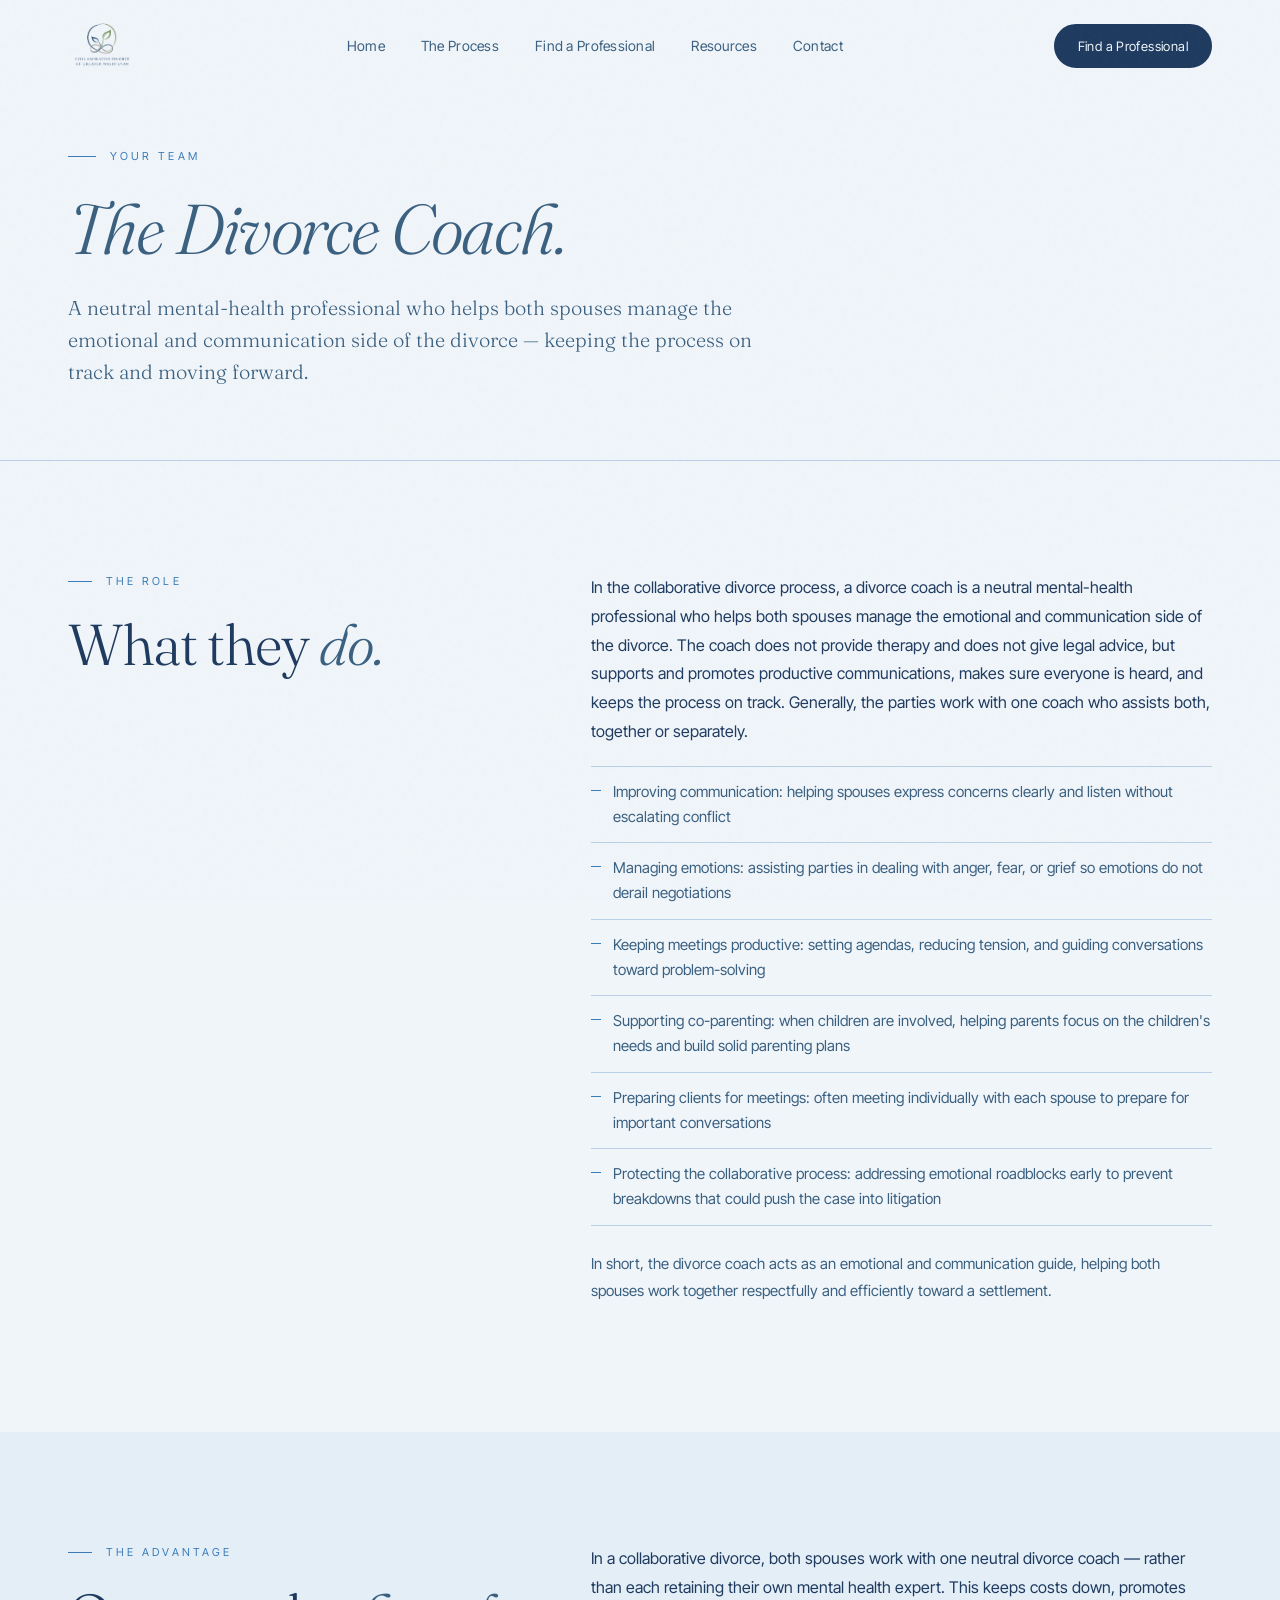
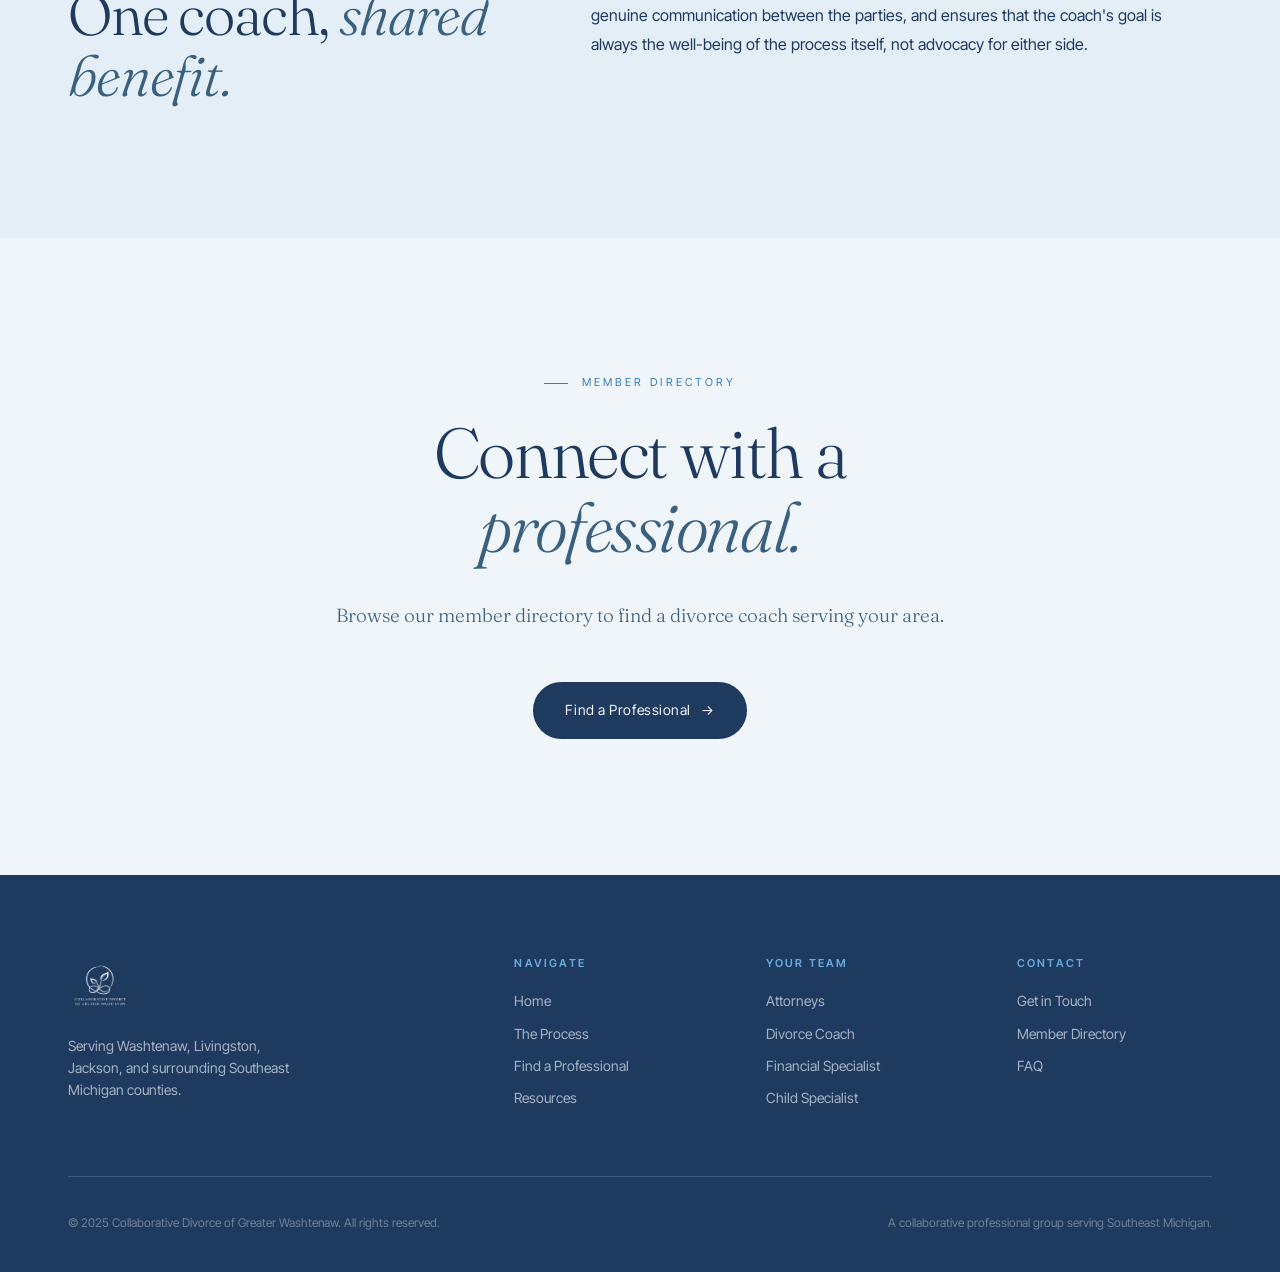
<file: team/coach.html>
<!DOCTYPE html>
<html lang="en">
<head>
  <meta charset="UTF-8">
  <meta name="viewport" content="width=device-width, initial-scale=1.0">
  <title>Divorce Coach — Collaborative Divorce of Greater Washtenaw</title>
  <meta name="description" content="The divorce coach is a neutral mental health professional who helps both spouses manage the emotional and communication side of collaborative divorce.">
  <link rel="preconnect" href="https://fonts.googleapis.com"><link rel="preconnect" href="https://fonts.gstatic.com" crossorigin><link href="https://fonts.googleapis.com/css2?family=Fraunces:ital,opsz,wght@0,9..144,300;0,9..144,400;0,9..144,500;1,9..144,400&family=Inter+Tight:wght@300;400;500;600&display=swap" rel="stylesheet">
  <link rel="stylesheet" href="../styles/main.css">
</head>
<body>
<a href="#main-content" class="skip-link">Skip to main content</a>
<nav id="nav" role="banner">
  <div class="wrap">
    <a href="../index.html" class="logo-link" aria-label="Collaborative Divorce of Greater Washtenaw, home">
      <img src="../images/logo.png" alt="Collaborative Divorce of Greater Washtenaw" class="logo-img">
    </a>
    <ul class="nav-links" id="main-nav" aria-label="Primary navigation"><li><a href="../index.html">Home</a></li>
<li><a href="../process.html">The Process</a></li>
<li><a href="../our-team.html">Find a Professional</a></li>
<li><a href="../resources.html">Resources</a></li>
<li><a href="../contact.html">Contact</a></li></ul>
    <a href="../our-team.html" class="nav-cta">Find a Professional</a>
    <button class="nav-toggle" id="nav-toggle" aria-label="Open navigation menu" aria-expanded="false" aria-controls="main-nav">
      <svg width="22" height="22" fill="none" viewBox="0 0 24 24" stroke="currentColor" aria-hidden="true" focusable="false"><path stroke-linecap="round" stroke-linejoin="round" stroke-width="2" d="M4 6h16M4 12h16M4 18h16"/></svg>
    </button>
  </div>
</nav>
<main id="main-content" tabindex="-1">

<header class="page-hero">
  <div class="wrap">
    <div class="hero-eyebrow">Your Team</div>
    <h1 class="page-title"><span class="italic">The Divorce Coach.</span></h1>
    <p class="page-lede">A neutral mental-health professional who helps both spouses manage the emotional and communication side of the divorce — keeping the process on track and moving forward.</p>
  </div>
</header>

<section>
  <div class="wrap">
    <div class="content-grid">
      <div class="content-left reveal">
        <div class="section-eyebrow">The Role</div>
        <h2>What they <span class="italic">do.</span></h2>
      </div>
      <div class="content-right reveal">
        <p>In the collaborative divorce process, a divorce coach is a neutral mental-health professional who helps both spouses manage the emotional and communication side of the divorce. The coach does not provide therapy and does not give legal advice, but supports and promotes productive communications, makes sure everyone is heard, and keeps the process on track. Generally, the parties work with one coach who assists both, together or separately.</p>
        <ul class="prose-list">
          <li>Improving communication: helping spouses express concerns clearly and listen without escalating conflict</li><li>Managing emotions: assisting parties in dealing with anger, fear, or grief so emotions do not derail negotiations</li><li>Keeping meetings productive: setting agendas, reducing tension, and guiding conversations toward problem-solving</li><li>Supporting co-parenting: when children are involved, helping parents focus on the children's needs and build solid parenting plans</li><li>Preparing clients for meetings: often meeting individually with each spouse to prepare for important conversations</li><li>Protecting the collaborative process: addressing emotional roadblocks early to prevent breakdowns that could push the case into litigation</li>
        </ul>
        <p style="margin-top:24px">In short, the divorce coach acts as an emotional and communication guide, helping both spouses work together respectfully and efficiently toward a settlement.</p>
      </div>
    </div>
  </div>
</section>

<section style="background:var(--bg-alt)">
  <div class="wrap">
    <div class="content-grid reveal">
      <div class="content-left">
        <div class="section-eyebrow">The Advantage</div>
        <h2>One coach, <span class="italic">shared benefit.</span></h2>
      </div>
      <div class="content-right">
        <p>In a collaborative divorce, both spouses work with one neutral divorce coach — rather than each retaining their own mental health expert. This keeps costs down, promotes genuine communication between the parties, and ensures that the coach's goal is always the well-being of the process itself, not advocacy for either side.</p>
      </div>
    </div>
  </div>
</section>

<section class="cta-section">
  <div class="wrap"><div class="reveal">
    <div class="section-eyebrow">Member Directory</div>
    <h2>Connect with a <span class="italic">professional.</span></h2>
    <p class="section-lede">Browse our member directory to find a divorce coach serving your area.</p>
    <a href="../our-team.html" class="btn-primary">Find a Professional <span class="arrow">&#8594;</span></a>
  </div></div>
</section>

</main>
<footer role="contentinfo">
  <div class="wrap">
    <div class="footer-grid">
      <div class="footer-brand">
        <a href="../index.html" class="logo-link"><img src="../images/logo.png" alt="Collaborative Divorce of Greater Washtenaw" class="logo-img"></a>
        <p style="margin-top:16px">Serving Washtenaw, Livingston, Jackson, and surrounding Southeast Michigan counties.</p>
      </div>
      <div><h4>Navigate</h4><ul><li><a href="../index.html">Home</a></li><li><a href="../process.html">The Process</a></li><li><a href="../our-team.html">Find a Professional</a></li><li><a href="../resources.html">Resources</a></li></ul></div>
      <div><h4>Your Team</h4><ul><li><a href="../our-team.html#attorneys">Attorneys</a></li><li><a href="../team/coach.html">Divorce Coach</a></li><li><a href="../team/financial-specialist.html">Financial Specialist</a></li><li><a href="../team/child-specialist.html">Child Specialist</a></li></ul></div>
      <div><h4>Contact</h4><ul><li><a href="../contact.html">Get in Touch</a></li><li><a href="../our-team.html">Member Directory</a></li><li><a href="../resources.html#faq">FAQ</a></li></ul></div>
    </div>
    <div class="footer-bottom"><div>&copy; 2025 Collaborative Divorce of Greater Washtenaw. All rights reserved.</div><div>A collaborative professional group serving Southeast Michigan.</div></div>
  </div>
</footer>
<script src="../scripts/main.js"></script>
</body>
</html>
</file>
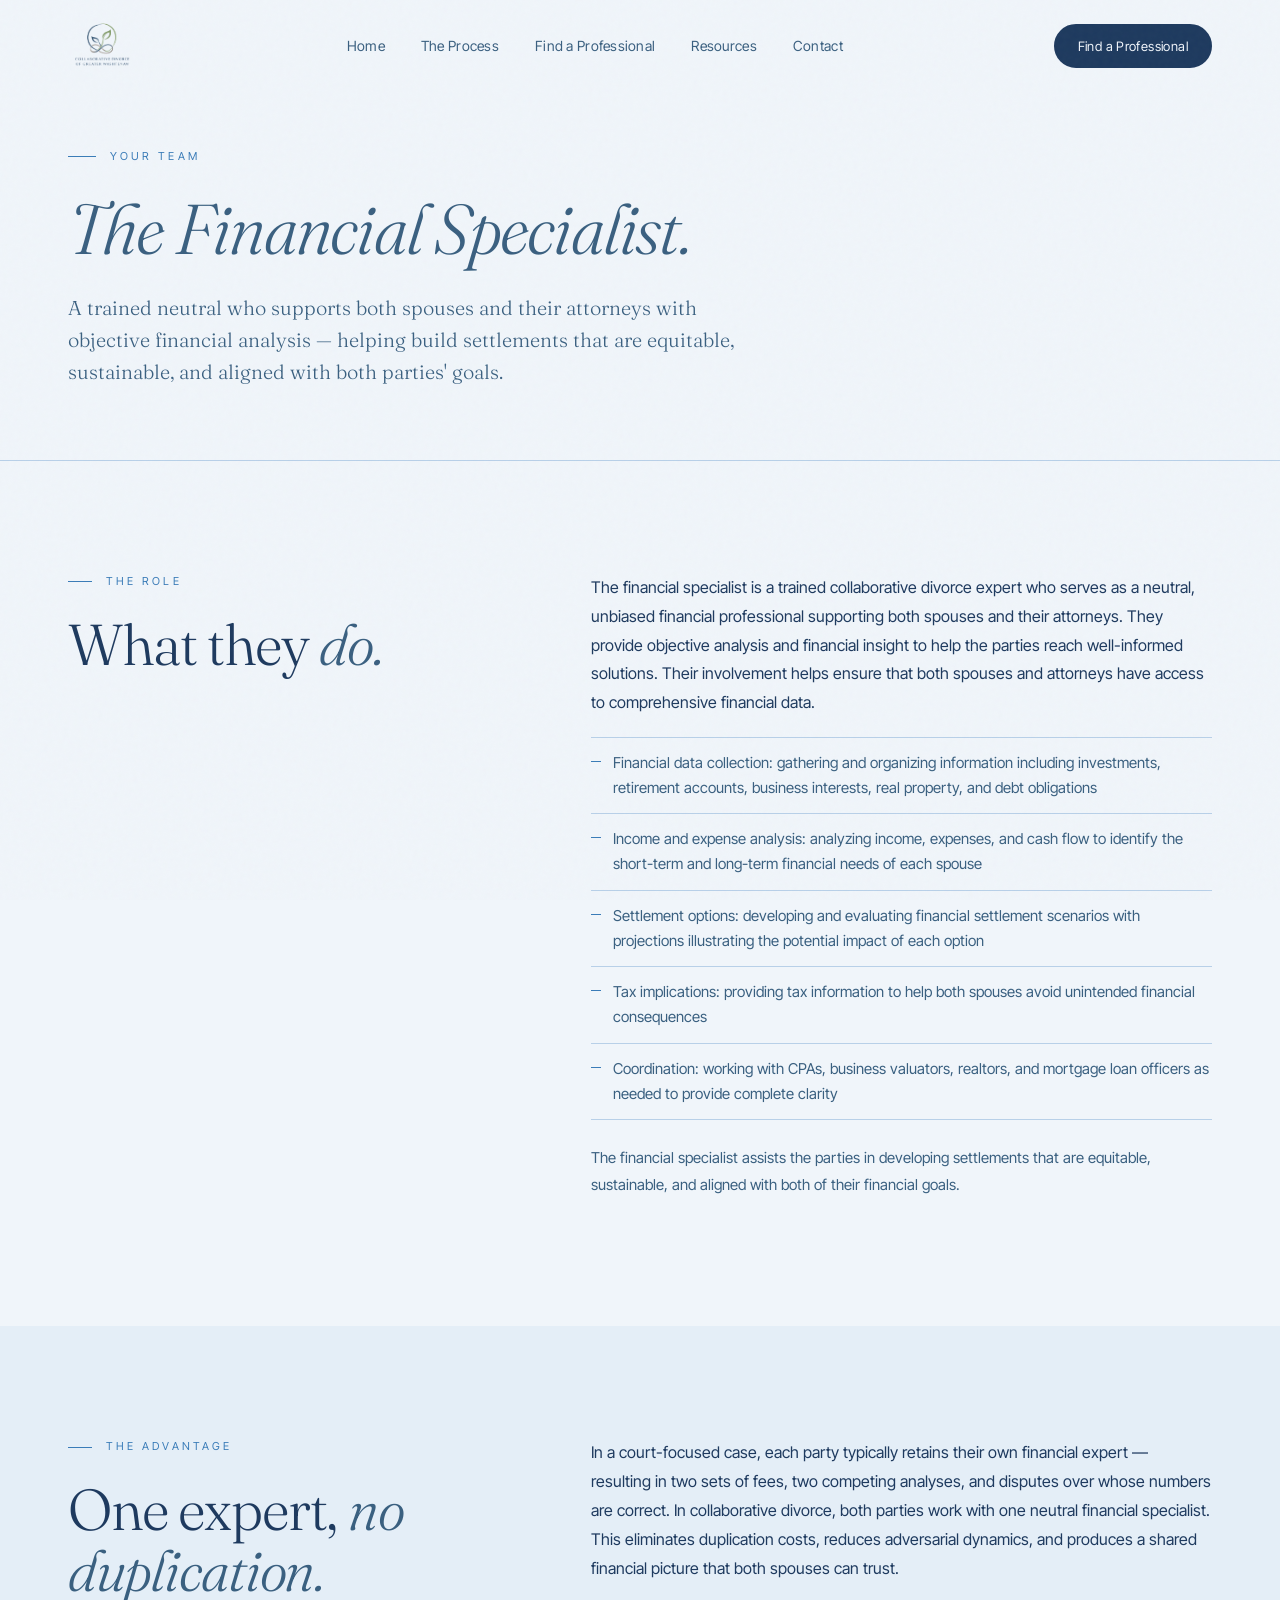
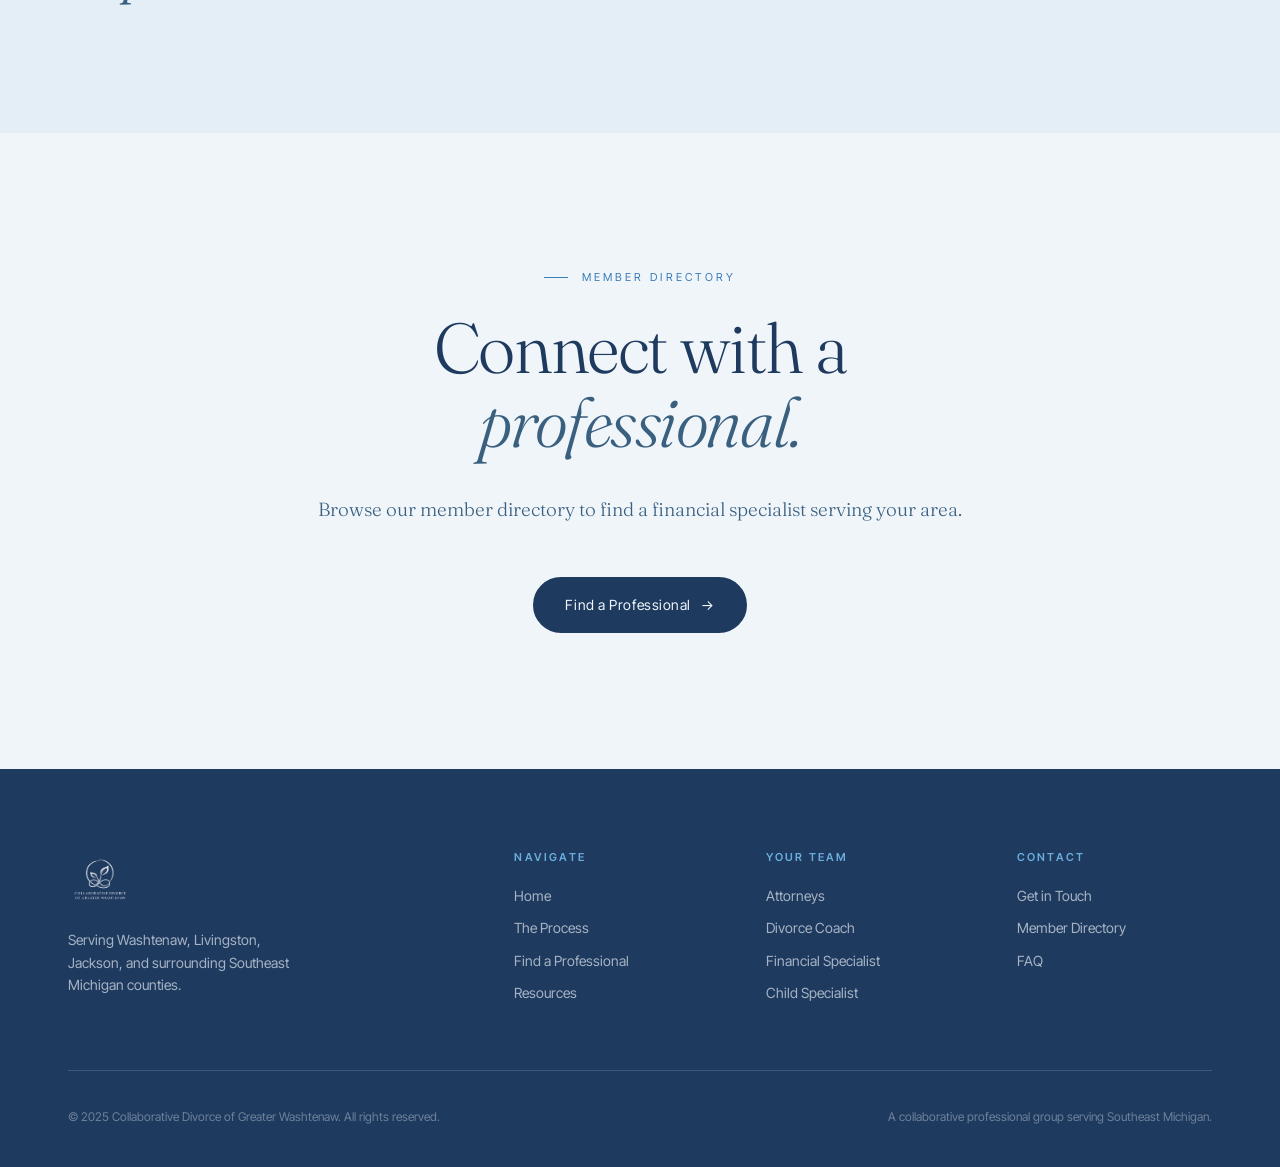
<file: team/financial-specialist.html>
<!DOCTYPE html>
<html lang="en">
<head>
  <meta charset="UTF-8">
  <meta name="viewport" content="width=device-width, initial-scale=1.0">
  <title>Financial Specialist — Collaborative Divorce of Greater Washtenaw</title>
  <meta name="description" content="The financial specialist is a neutral collaborative divorce expert who provides objective financial analysis and insight to help both spouses reach well-informed, equitable settlements.">
  <link rel="preconnect" href="https://fonts.googleapis.com"><link rel="preconnect" href="https://fonts.gstatic.com" crossorigin><link href="https://fonts.googleapis.com/css2?family=Fraunces:ital,opsz,wght@0,9..144,300;0,9..144,400;0,9..144,500;1,9..144,400&family=Inter+Tight:wght@300;400;500;600&display=swap" rel="stylesheet">
  <link rel="stylesheet" href="../styles/main.css">
</head>
<body>
<a href="#main-content" class="skip-link">Skip to main content</a>
<nav id="nav" role="banner">
  <div class="wrap">
    <a href="../index.html" class="logo-link" aria-label="Collaborative Divorce of Greater Washtenaw, home">
      <img src="../images/logo.png" alt="Collaborative Divorce of Greater Washtenaw" class="logo-img">
    </a>
    <ul class="nav-links" id="main-nav" aria-label="Primary navigation"><li><a href="../index.html">Home</a></li>
<li><a href="../process.html">The Process</a></li>
<li><a href="../our-team.html">Find a Professional</a></li>
<li><a href="../resources.html">Resources</a></li>
<li><a href="../contact.html">Contact</a></li></ul>
    <a href="../our-team.html" class="nav-cta">Find a Professional</a>
    <button class="nav-toggle" id="nav-toggle" aria-label="Open navigation menu" aria-expanded="false" aria-controls="main-nav">
      <svg width="22" height="22" fill="none" viewBox="0 0 24 24" stroke="currentColor" aria-hidden="true" focusable="false"><path stroke-linecap="round" stroke-linejoin="round" stroke-width="2" d="M4 6h16M4 12h16M4 18h16"/></svg>
    </button>
  </div>
</nav>
<main id="main-content" tabindex="-1">

<header class="page-hero">
  <div class="wrap">
    <div class="hero-eyebrow">Your Team</div>
    <h1 class="page-title"><span class="italic">The Financial Specialist.</span></h1>
    <p class="page-lede">A trained neutral who supports both spouses and their attorneys with objective financial analysis — helping build settlements that are equitable, sustainable, and aligned with both parties' goals.</p>
  </div>
</header>

<section>
  <div class="wrap">
    <div class="content-grid">
      <div class="content-left reveal">
        <div class="section-eyebrow">The Role</div>
        <h2>What they <span class="italic">do.</span></h2>
      </div>
      <div class="content-right reveal">
        <p>The financial specialist is a trained collaborative divorce expert who serves as a neutral, unbiased financial professional supporting both spouses and their attorneys. They provide objective analysis and financial insight to help the parties reach well-informed solutions. Their involvement helps ensure that both spouses and attorneys have access to comprehensive financial data.</p>
        <ul class="prose-list">
          <li>Financial data collection: gathering and organizing information including investments, retirement accounts, business interests, real property, and debt obligations</li><li>Income and expense analysis: analyzing income, expenses, and cash flow to identify the short-term and long-term financial needs of each spouse</li><li>Settlement options: developing and evaluating financial settlement scenarios with projections illustrating the potential impact of each option</li><li>Tax implications: providing tax information to help both spouses avoid unintended financial consequences</li><li>Coordination: working with CPAs, business valuators, realtors, and mortgage loan officers as needed to provide complete clarity</li>
        </ul>
        <p style="margin-top:24px">The financial specialist assists the parties in developing settlements that are equitable, sustainable, and aligned with both of their financial goals.</p>
      </div>
    </div>
  </div>
</section>

<section style="background:var(--bg-alt)">
  <div class="wrap">
    <div class="content-grid reveal">
      <div class="content-left">
        <div class="section-eyebrow">The Advantage</div>
        <h2>One expert, <span class="italic">no duplication.</span></h2>
      </div>
      <div class="content-right">
        <p>In a court-focused case, each party typically retains their own financial expert — resulting in two sets of fees, two competing analyses, and disputes over whose numbers are correct. In collaborative divorce, both parties work with one neutral financial specialist. This eliminates duplication costs, reduces adversarial dynamics, and produces a shared financial picture that both spouses can trust.</p>
      </div>
    </div>
  </div>
</section>

<section class="cta-section">
  <div class="wrap"><div class="reveal">
    <div class="section-eyebrow">Member Directory</div>
    <h2>Connect with a <span class="italic">professional.</span></h2>
    <p class="section-lede">Browse our member directory to find a financial specialist serving your area.</p>
    <a href="../our-team.html" class="btn-primary">Find a Professional <span class="arrow">&#8594;</span></a>
  </div></div>
</section>

</main>
<footer role="contentinfo">
  <div class="wrap">
    <div class="footer-grid">
      <div class="footer-brand">
        <a href="../index.html" class="logo-link"><img src="../images/logo.png" alt="Collaborative Divorce of Greater Washtenaw" class="logo-img"></a>
        <p style="margin-top:16px">Serving Washtenaw, Livingston, Jackson, and surrounding Southeast Michigan counties.</p>
      </div>
      <div><h4>Navigate</h4><ul><li><a href="../index.html">Home</a></li><li><a href="../process.html">The Process</a></li><li><a href="../our-team.html">Find a Professional</a></li><li><a href="../resources.html">Resources</a></li></ul></div>
      <div><h4>Your Team</h4><ul><li><a href="../our-team.html#attorneys">Attorneys</a></li><li><a href="../team/coach.html">Divorce Coach</a></li><li><a href="../team/financial-specialist.html">Financial Specialist</a></li><li><a href="../team/child-specialist.html">Child Specialist</a></li></ul></div>
      <div><h4>Contact</h4><ul><li><a href="../contact.html">Get in Touch</a></li><li><a href="../our-team.html">Member Directory</a></li><li><a href="../resources.html#faq">FAQ</a></li></ul></div>
    </div>
    <div class="footer-bottom"><div>&copy; 2025 Collaborative Divorce of Greater Washtenaw. All rights reserved.</div><div>A collaborative professional group serving Southeast Michigan.</div></div>
  </div>
</footer>
<script src="../scripts/main.js"></script>
</body>
</html>
</file>
<file: styles/main.css>
/* ============================================================
   Collaborative Divorce of Greater Washtenaw
   Color scheme: blues — sky, slate, soft navy — bright & light
   Typography: Fraunces (serif display) + Inter Tight (sans)
   Layout: Option 1 — clean, editorial, calm
   WCAG 2.1 AA compliant
   ============================================================ */

:root {
  /* Blues palette — no black, no really dark colors */
  --bg:           #F0F5FA;   /* pale sky blue-white */
  --bg-alt:       #E4EEF7;   /* light blue-grey */
  --ink:          #1E3A5F;   /* soft navy — replaces black */
  --ink-soft:     #3A6080;   /* medium blue */
  --muted:        #5A7A96;   /* muted blue-grey */
  --rule:         #B8D0E8;   /* light blue rule */
  --accent:       #3A7CB8;   /* clear medium blue */
  --accent-soft:  #6AADDC;   /* lighter sky blue */
  --accent-light: #D6EAFA;   /* very pale blue */
  --surface:      #FFFFFF;

  --serif:  'Fraunces', 'Iowan Old Style', Georgia, serif;
  --sans:   'Inter Tight', -apple-system, sans-serif;

  --focus-ring: #1A6BBF;
}

/* --- RESET --- */
*, *::before, *::after { margin: 0; padding: 0; box-sizing: border-box; }
html { scroll-behavior: smooth; font-size: 17px; }

body {
  font-family: var(--sans);
  background: var(--bg);
  color: var(--ink);
  line-height: 1.6;
  -webkit-font-smoothing: antialiased;
}

/* Subtle grain texture */
body::before {
  content: '';
  position: fixed; inset: 0;
  pointer-events: none; z-index: 1000; opacity: 0.025;
  background-image: url("data:image/svg+xml,%3Csvg viewBox='0 0 200 200' xmlns='http://www.w3.org/2000/svg'%3E%3Cfilter id='n'%3E%3CfeTurbulence type='fractalNoise' baseFrequency='0.9' numOctaves='3' stitchTiles='stitch'/%3E%3C/filter%3E%3Crect width='100%25' height='100%25' filter='url(%23n)'/%3E%3C/svg%3E");
}
/* Offset anchor targets so fixed nav doesn't cover them */
[id] { scroll-margin-top: 96px; }



/* --- WCAG FOCUS --- */
:focus-visible { outline: 3px solid var(--focus-ring); outline-offset: 3px; border-radius: 2px; }
:focus:not(:focus-visible) { outline: none; }

/* --- SKIP LINK --- */
.skip-link {
  position: absolute; top: -100%; left: 1rem;
  background: var(--focus-ring); color: #fff;
  padding: .75rem 1.25rem; font-size: .875rem; font-weight: 700;
  border-radius: 0 0 4px 4px; z-index: 9999; text-decoration: none;
  transition: top .15s;
}
.skip-link:focus { top: 0; }

/* --- LAYOUT --- */
.wrap { max-width: 1240px; margin: 0 auto; padding: 0 48px; }

/* ====== NAV ====== */
nav {
  position: fixed; top: 0; left: 0; right: 0; z-index: 100;
  background: rgba(240, 245, 250, 0.92);
  backdrop-filter: blur(12px); -webkit-backdrop-filter: blur(12px);
  border-bottom: 1px solid transparent;
  transition: border-color 0.3s;
}
nav.scrolled { border-bottom-color: var(--rule); }

nav .wrap {
  display: flex; align-items: center; justify-content: space-between;
  padding-top: 12px; padding-bottom: 12px;
}

.logo-link {
  display: flex; align-items: center;
  text-decoration: none;
}
.logo-img {
  height: 68px; width: auto; display: block;
}
.logo-text {
  font-family: var(--serif);
  font-size: 17px;
  font-weight: 400;
  letter-spacing: -0.01em;
  color: var(--ink);
  line-height: 1.25;
}
.logo-text em { font-style: italic; color: var(--ink-soft); font-weight: 300; }

.nav-links {
  display: flex; gap: 36px; list-style: none;
  font-size: 14px; letter-spacing: 0.02em;
}
.nav-links a {
  color: var(--ink-soft); text-decoration: none; transition: color 0.2s;
  position: relative;
}
.nav-links a::after {
  content: ''; position: absolute; left: 0; bottom: -4px;
  width: 0; height: 1px; background: var(--accent); transition: width 0.3s ease;
}
.nav-links a:hover, .nav-links a.active { color: var(--ink); }
.nav-links a:hover::after, .nav-links a.active::after { width: 100%; }

.nav-cta {
  font-family: var(--sans); font-size: 13px; padding: 10px 22px;
  background: var(--ink); color: var(--bg); text-decoration: none;
  border-radius: 999px; letter-spacing: 0.03em;
  transition: all 0.25s; border: 2px solid var(--ink);
}
.nav-cta:hover { background: var(--accent); border-color: var(--accent); }

/* Mobile nav toggle */
.nav-toggle {
  display: none; background: none; border: 2px solid var(--rule);
  border-radius: 4px; color: var(--ink); padding: .4rem;
  min-width: 44px; min-height: 44px;
  align-items: center; justify-content: center; cursor: pointer;
}

/* ====== HERO ====== */
.hero { padding: 160px 0 120px; position: relative; overflow: hidden; }

.hero-eyebrow {
  font-size: 11px; letter-spacing: 0.28em; text-transform: uppercase;
  color: var(--accent); margin-bottom: 28px;
  display: flex; align-items: center; gap: 14px;
  animation: fadeUp 0.9s ease-out both;
}
.hero-eyebrow::before { content: ''; width: 28px; height: 1px; background: var(--accent); }

/* Logo on homepage hero */
/* Hero two-column: heading left, logo right */
.hero-main-grid {
  display: grid;
  grid-template-columns: 1fr auto;
  gap: 48px;
  align-items: center;
}
.hero-text { min-width: 0; }
.hero-logo-col {
  display: flex;
  align-items: center;
  justify-content: center;
  animation: fadeUp 1s ease-out 0.35s both;
  flex-shrink: 0;
}
.hero-logo-img {
  width: clamp(320px, 32vw, 480px);
  height: auto;
  opacity: 1; /* full opacity — no fading */
  filter: none; /* no colour washing */
}

h1.hero-title {
  font-family: var(--serif);
  font-size: clamp(48px, 7.5vw, 96px);
  font-weight: 300;
  line-height: 0.98;
  letter-spacing: -0.03em;
  margin-bottom: 44px;
  max-width: 14ch;
}
h1.hero-title .italic { font-style: italic; font-weight: 300; color: var(--ink-soft); }
h1.hero-title span { display: block; animation: fadeUp 1s ease-out both; }
h1.hero-title span:nth-child(1) { animation-delay: 0.1s; }
h1.hero-title span:nth-child(2) { animation-delay: 0.25s; }
h1.hero-title span:nth-child(3) { animation-delay: 0.4s; }

.hero-lede {
  font-family: var(--serif); font-size: 21px; font-weight: 300;
  line-height: 1.55; color: var(--ink-soft); max-width: 54ch;
  margin-bottom: 52px; animation: fadeUp 1s ease-out 0.55s both;
}

.hero-ctas { display: flex; gap: 20px; align-items: center; animation: fadeUp 1s ease-out 0.7s both; }

/* Concentric circles decoration */
.hero-mark {
  position: absolute; right: -40px; top: 160px;
  width: 440px; height: 440px;
  opacity: 0.18; pointer-events: none;
  animation: fadeIn 2s ease-out 0.8s both;
}

/* ====== PAGE HERO ====== */
.page-hero { padding: 148px 0 72px; border-bottom: 1px solid var(--rule); }
.page-hero .hero-eyebrow { animation: none; }
h1.page-title {
  font-family: var(--serif);
  font-size: clamp(40px, 5.5vw, 72px);
  font-weight: 300; line-height: 1.0; letter-spacing: -0.025em;
  margin-bottom: 28px; max-width: 18ch;
  animation: fadeUp 1s ease-out 0.1s both;
}
h1.page-title .italic { font-style: italic; color: var(--ink-soft); }
.page-lede {
  font-family: var(--serif); font-size: 20px; font-weight: 300;
  line-height: 1.6; color: var(--ink-soft); max-width: 58ch;
  animation: fadeUp 1s ease-out 0.25s both;
}

/* ====== BUTTONS ====== */
.btn-primary {
  background: var(--ink); color: var(--bg);
  padding: 15px 30px; border-radius: 999px;
  text-decoration: none; font-size: 14px; letter-spacing: 0.04em;
  display: inline-flex; align-items: center; gap: 10px;
  transition: all 0.3s; border: 2px solid var(--ink); cursor: pointer;
  font-family: var(--sans);
}
.btn-primary:hover { background: var(--accent); border-color: var(--accent); transform: translateY(-2px); }
.btn-primary .arrow { transition: transform 0.3s; }
.btn-primary:hover .arrow { transform: translateX(4px); }

.btn-secondary {
  color: var(--ink); text-decoration: none; font-size: 14px;
  letter-spacing: 0.03em; border-bottom: 1px solid var(--ink);
  padding-bottom: 3px; transition: all 0.2s;
}
.btn-secondary:hover { color: var(--accent); border-color: var(--accent); }

/* ====== SECTION COMMON ====== */
section { padding: 112px 0; position: relative; }

.section-eyebrow {
  font-size: 11px; letter-spacing: 0.28em; text-transform: uppercase;
  color: var(--accent); margin-bottom: 24px;
  display: flex; align-items: center; gap: 14px;
}
.section-eyebrow::before { content: ''; width: 24px; height: 1px; background: var(--accent); }

h2 {
  font-family: var(--serif); font-size: clamp(34px, 4.5vw, 58px);
  font-weight: 300; line-height: 1.05; letter-spacing: -0.02em;
  margin-bottom: 28px; max-width: 18ch; color: var(--ink);
}
h2 .italic { font-style: italic; color: var(--ink-soft); }

h3 { font-family: var(--serif); font-size: 24px; font-weight: 400; line-height: 1.25; letter-spacing: -0.01em; }

.section-lede {
  font-family: var(--serif); font-size: 19px; font-weight: 300;
  line-height: 1.6; color: var(--ink-soft); max-width: 62ch;
}

/* ====== PROCESS SECTION ====== */
.process { background: var(--bg-alt); }

.process-intro {
  display: grid; grid-template-columns: 1fr 1.2fr;
  gap: 80px; margin-bottom: 88px; align-items: start;
}
.process-intro-right p {
  font-size: 16px; line-height: 1.78; color: var(--ink-soft); margin-bottom: 18px;
}
.process-intro-right p:first-child { color: var(--ink); font-size: 17px; }

.pa-callout {
  margin-top: 28px; padding: 24px 28px;
  border-left: 2px solid var(--accent);
  background: rgba(58, 124, 184, 0.07);
  border-radius: 0 4px 4px 0;
}
.pa-callout .label {
  font-size: 11px; letter-spacing: 0.22em; text-transform: uppercase;
  color: var(--accent); margin-bottom: 10px;
}
.pa-callout p {
  font-family: var(--serif); font-size: 17px; font-style: italic;
  color: var(--ink); margin: 0; line-height: 1.5;
}

/* ====== HOW IT WORKS — no boxes, list style per client ====== */
.how-steps { margin-top: 56px; }
.how-step {
  display: grid; grid-template-columns: 56px 1fr;
  gap: 36px; padding: 36px 0; border-top: 1px solid var(--rule);
  align-items: start;
}
.how-step:last-child { border-bottom: 1px solid var(--rule); }
.how-step-num {
  font-family: var(--serif); font-size: 13px; font-style: italic;
  color: var(--accent); padding-top: 5px;
}
.how-step-body h3 {
  font-family: var(--serif); font-size: 24px; font-weight: 400;
  line-height: 1.2; margin-bottom: 12px; letter-spacing: -0.01em;
}
.how-step-body p {
  font-size: 15px; line-height: 1.78; color: var(--ink-soft); max-width: 66ch;
}
.how-step-body p + p { margin-top: 12px; }

/* ====== ADVANTAGES ====== */
.advantages {
  display: grid; grid-template-columns: repeat(3, 1fr);
  gap: 1px; background: var(--rule);
  border-top: 1px solid var(--rule); border-bottom: 1px solid var(--rule);
}
.advantage {
  background: var(--bg-alt); padding: 44px 32px; transition: background 0.3s;
}
.advantage:hover { background: var(--bg); }
.advantage-num {
  font-family: var(--serif); font-size: 13px; font-style: italic;
  color: var(--accent); margin-bottom: 20px;
}
.advantage h3 { font-size: 21px; margin-bottom: 12px; }
.advantage p { font-size: 14px; line-height: 1.65; color: var(--ink-soft); }

/* ====== TEAM ====== */
.team-header {
  display: grid; grid-template-columns: 1fr 1fr;
  gap: 72px; margin-bottom: 88px; align-items: end;
}

.team-grid { display: grid; grid-template-columns: repeat(3, 1fr); gap: 28px; }

/* Attorney row: 2 cols centered */
.team-grid-attorneys {
  display: grid; grid-template-columns: repeat(2, 1fr); gap: 28px;
  max-width: 760px; margin-bottom: 28px;
}

.role-card {
  background: var(--bg-alt); padding: 44px 36px 40px;
  border-radius: 4px; position: relative; overflow: hidden;
  transition: all 0.45s cubic-bezier(0.2, 0.8, 0.2, 1);
  cursor: pointer; border: 1px solid transparent;
  text-decoration: none; color: inherit; display: block;
}
.role-card::before {
  content: ''; position: absolute; top: 0; left: 0;
  width: 100%; height: 2px; background: var(--accent);
  transform: scaleX(0); transform-origin: left;
  transition: transform 0.5s cubic-bezier(0.2, 0.8, 0.2, 1);
}
.role-card:hover { transform: translateY(-5px); border-color: var(--rule); box-shadow: 0 8px 28px rgba(30,58,95,.08); }
.role-card:hover::before { transform: scaleX(1); }

.role-icon { width: 52px; height: 52px; margin-bottom: 28px; color: var(--accent); }
.role-card h3 { font-size: 24px; margin-bottom: 6px; }
.role-card .role-kicker {
  font-family: var(--serif); font-style: italic; font-size: 14px;
  color: var(--muted); margin-bottom: 20px;
}
.role-card p { font-size: 14px; line-height: 1.65; color: var(--ink-soft); margin-bottom: 20px; }
.role-card ul { list-style: none; margin-bottom: 24px; }
.role-card ul li {
  font-size: 13px; line-height: 1.55; color: var(--ink-soft);
  padding-left: 18px; position: relative; margin-bottom: 9px;
}
.role-card ul li::before {
  content: ''; position: absolute; left: 0; top: 10px;
  width: 8px; height: 1px; background: var(--accent);
}
.role-link {
  font-size: 12px; letter-spacing: 0.12em; text-transform: uppercase;
  color: var(--ink); text-decoration: none; border-bottom: 1px solid var(--ink);
  padding-bottom: 2px; transition: all 0.2s; display: inline-block;
}
.role-link:hover { color: var(--accent); border-color: var(--accent); }

/* ====== COMPARISON ====== */
.comparison { background: var(--ink); color: var(--bg); }
.comparison .section-eyebrow { color: var(--accent-soft); }
.comparison .section-eyebrow::before { background: var(--accent-soft); }
.comparison h2 { color: var(--bg); }
.comparison h2 .italic { color: rgba(240,245,250,.5); }
.comparison .section-lede { color: rgba(240,245,250,.72); margin-bottom: 64px; }

.compare-table {
  display: grid; grid-template-columns: 1.2fr 1fr 1fr;
  border-top: 1px solid rgba(240,245,250,.15);
}
.compare-row { display: contents; }
.compare-row > div {
  padding: 26px 22px; border-bottom: 1px solid rgba(240,245,250,.12); font-size: 15px;
}
.compare-row.header > div {
  font-family: var(--serif); font-size: 19px; font-weight: 400;
  padding-top: 14px; padding-bottom: 26px;
}
.compare-row.header .collab { color: var(--accent-soft); }
.compare-row > div:first-child {
  font-size: 12px; letter-spacing: 0.07em; text-transform: uppercase;
  color: rgba(240,245,250,.5); padding-left: 0;
}
.compare-row .collab { color: var(--bg); font-weight: 400; }
.compare-row .litig { color: rgba(240,245,250,.48); font-weight: 300; }

/* ====== MEMBER DIRECTORY ====== */
.dir-group { margin-bottom: 72px; }
.dir-group:last-child { margin-bottom: 0; }
.dir-group-label {
  font-size: 11px; font-weight: 600; letter-spacing: 0.2em; text-transform: uppercase;
  color: var(--accent); border-left: 2px solid var(--accent);
  padding-left: 14px; margin-bottom: 40px; display: block;
}

.member-grid { display: grid; grid-template-columns: repeat(3, 1fr); gap: 28px; }
.member-card {
  background: var(--surface); border: 1px solid var(--rule);
  border-radius: 4px; overflow: hidden;
  transition: box-shadow 0.3s, border-color 0.3s;
}
.member-card:hover { box-shadow: 0 8px 32px rgba(30,58,95,.1); border-color: var(--accent-soft); }
.member-avatar {
  width: 100%; aspect-ratio: 1/1; background: var(--accent-light);
  display: flex; align-items: center; justify-content: center; color: var(--rule);
}
.member-photo { width: 100%; aspect-ratio: 1/1; object-fit: cover; }
.member-body { padding: 28px; }
.member-name { font-family: var(--serif); font-size: 22px; font-weight: 400; color: var(--ink); margin-bottom: 4px; }
.member-title-tag { font-size: 11px; text-transform: uppercase; letter-spacing: 0.1em; color: var(--accent); font-weight: 600; margin-bottom: 14px; }
.member-bio { font-size: 14px; color: var(--muted); line-height: 1.65; margin-bottom: 16px; }
.member-firm { font-size: 14px; font-weight: 600; color: var(--ink-soft); margin-bottom: 16px; }
.member-links { display: flex; flex-direction: column; gap: 8px; padding-top: 16px; border-top: 1px solid var(--rule); }
.member-links a {
  display: flex; align-items: center; gap: 8px;
  font-size: 13px; color: var(--ink-soft); text-decoration: none;
  min-height: 36px; transition: color 0.2s;
}
.member-links a:hover { color: var(--accent); }

.member-coming {
  background: var(--bg-alt); border: 1px dashed var(--rule);
  border-radius: 4px; padding: 36px; text-align: center;
  color: var(--muted); font-size: 15px; font-family: var(--serif);
  font-style: italic;
}
.member-coming a { color: var(--accent); text-decoration: underline; }

/* Role desc above directory group */
.role-desc {
  margin-bottom: 32px; padding: 24px 28px;
  border-left: 2px solid var(--accent);
  background: rgba(58,124,184,.06);
  border-radius: 0 4px 4px 0;
  max-width: 720px;
}
.role-desc p { font-size: 15px; color: var(--ink-soft); line-height: 1.78; margin-bottom: 12px; }
.role-desc p:last-child { margin-bottom: 0; }

/* Dir jump nav */
.dir-nav { display: flex; gap: 10px; flex-wrap: wrap; margin-bottom: 56px; position: relative; z-index: 1; }
.dir-nav a {
  font-size: 12px; font-weight: 600; letter-spacing: 0.07em; text-transform: uppercase;
  padding: 8px 18px; border: 1.5px solid var(--rule); border-radius: 999px;
  color: var(--muted); transition: all 0.2s; text-decoration: none;
  background: var(--bg); /* solid background so pills never bleed through sticky nav */
}
.dir-nav a:hover { border-color: var(--accent); color: var(--accent); background: var(--accent-light); }

/* ====== RESOURCES ====== */
.resource-item {
  display: flex; gap: 28px; align-items: flex-start;
  background: var(--surface); border: 1px solid var(--rule); border-radius: 4px;
  padding: 32px; margin-bottom: 14px; transition: border-color 0.2s;
}
.resource-item:hover { border-color: var(--accent-soft); }
.resource-icon {
  flex-shrink: 0; width: 44px; height: 44px; background: var(--accent-light);
  border-radius: 4px; display: flex; align-items: center; justify-content: center; color: var(--accent);
}
.resource-body h3 { font-family: var(--sans); font-size: 15px; font-weight: 600; text-transform: uppercase; letter-spacing: 0.07em; color: var(--accent); margin-bottom: 6px; }
.resource-body p { font-size: 14px; color: var(--muted); margin-bottom: 14px; line-height: 1.7; }

.role-explainer { background: var(--surface); border: 1px solid var(--rule); border-radius: 4px; padding: 36px; margin-bottom: 16px; }
.role-explainer-head { display: flex; align-items: center; gap: 16px; margin-bottom: 20px; }
.role-explainer-icon { width: 44px; height: 44px; flex-shrink: 0; background: var(--accent-light); border-radius: 4px; display: flex; align-items: center; justify-content: center; color: var(--accent); }
.role-explainer h3 { font-family: var(--sans); font-size: 14px; font-weight: 700; text-transform: uppercase; letter-spacing: 0.08em; color: var(--accent); margin: 0; }
.role-explainer p { font-size: 14px; color: var(--muted); line-height: 1.78; margin-bottom: 12px; }
.role-explainer p:last-child { margin-bottom: 0; }
.role-explainer ul { list-style: disc; padding-left: 20px; margin: 8px 0; }
.role-explainer ul li { font-size: 14px; color: var(--muted); line-height: 1.7; margin-bottom: 6px; }

/* ====== CTA SECTION ====== */
.cta-section { padding: 136px 0; text-align: center; position: relative; overflow: hidden; }
.cta-section h2 { font-size: clamp(42px, 5.5vw, 72px); max-width: 16ch; margin: 0 auto 36px; }
.cta-section .section-lede { margin: 0 auto 52px; text-align: center; }
.cta-section .section-eyebrow { justify-content: center; }

/* ====== PROCESS STEPS (process page) ====== */
.steps { display: grid; gap: 0; margin: 72px 0; }
.step {
  display: grid; grid-template-columns: 80px 1fr; gap: 44px;
  padding: 52px 0; border-top: 1px solid var(--rule); align-items: start;
}
.step:last-child { border-bottom: 1px solid var(--rule); }
.step-num { font-family: var(--serif); font-size: 13px; font-style: italic; color: var(--accent); padding-top: 6px; }
.step-body h3 { font-size: 26px; font-weight: 400; line-height: 1.2; margin-bottom: 14px; letter-spacing: -0.015em; }
.step-body p { font-size: 15px; line-height: 1.78; color: var(--ink-soft); max-width: 64ch; }
.step-body p + p { margin-top: 12px; }

/* ====== CONTENT PROSE ====== */
.content-section { padding: 80px 0; border-top: 1px solid var(--rule); }
.content-section:first-child { border-top: none; }
.content-grid { display: grid; grid-template-columns: 1fr 1.4fr; gap: 80px; align-items: start; }
.content-left h2 { max-width: 14ch; margin-bottom: 20px; }
.content-left p { font-family: var(--serif); font-size: 17px; font-weight: 300; line-height: 1.65; color: var(--ink-soft); }
.content-right p { font-size: 15px; line-height: 1.8; color: var(--ink-soft); margin-bottom: 16px; }
.content-right p:first-child { color: var(--ink); font-size: 16px; }

.prose-list { list-style: none; margin: 20px 0; }
.prose-list li {
  font-size: 15px; line-height: 1.65; color: var(--ink-soft);
  padding: 13px 0 13px 22px; position: relative; border-bottom: 1px solid var(--rule);
}
.prose-list li:first-child { border-top: 1px solid var(--rule); }
.prose-list li::before { content: ''; position: absolute; left: 0; top: 23px; width: 10px; height: 1px; background: var(--accent); }

/* ====== FAQ ====== */
.faq-list { margin-top: 56px; }
.faq-item { border-top: 1px solid var(--rule); }
.faq-item:last-child { border-bottom: 1px solid var(--rule); }
.faq-q {
  display: flex; justify-content: space-between; align-items: center;
  width: 100%; background: none; border: none; text-align: left;
  padding: 28px 0; gap: 16px; cursor: pointer;
  font-family: var(--serif); font-size: 19px; font-weight: 400; color: var(--ink);
  transition: color 0.2s; min-height: 44px;
}
.faq-q:hover { color: var(--accent); }
.faq-icon {
  flex-shrink: 0; width: 26px; height: 26px;
  border: 1.5px solid var(--rule); border-radius: 50%;
  display: flex; align-items: center; justify-content: center;
  color: var(--accent); transition: transform 0.2s, background 0.2s, border-color 0.2s;
}
.faq-item.open .faq-icon { transform: rotate(45deg); background: var(--accent-light); border-color: var(--accent); }
.faq-a { display: none; padding-bottom: 28px; font-size: 15px; color: var(--muted); line-height: 1.78; max-width: 68ch; }
.faq-item.open .faq-a { display: block; }

/* ====== CONTACT ====== */
.contact-layout { display: grid; grid-template-columns: 1fr 1.5fr; gap: 100px; align-items: start; padding: 100px 0 136px; }
.contact-info h2 { max-width: 14ch; }
.contact-info p { font-family: var(--serif); font-size: 17px; font-weight: 300; line-height: 1.65; color: var(--ink-soft); margin-bottom: 44px; }
.contact-detail { margin-bottom: 24px; }
.contact-detail .label { font-size: 11px; letter-spacing: 0.22em; text-transform: uppercase; color: var(--accent); margin-bottom: 6px; }
.contact-detail a, .contact-detail span { font-family: var(--serif); font-size: 17px; color: var(--ink); text-decoration: none; border-bottom: 1px solid transparent; transition: border-color 0.2s; }
.contact-detail a:hover { border-bottom-color: var(--accent); }

.form-group { margin-bottom: 24px; }
.form-group label { display: block; font-size: 11px; letter-spacing: 0.2em; text-transform: uppercase; color: var(--accent); margin-bottom: 10px; }
.form-group label .req { color: #B91C1C; }
.form-group input,
.form-group select,
.form-group textarea {
  width: 100%; background: transparent; border: none; border-bottom: 1.5px solid var(--rule);
  padding: 12px 0; font-family: var(--serif); font-size: 17px; font-weight: 300;
  color: var(--ink); outline: none; transition: border-color 0.25s;
  appearance: none; -webkit-appearance: none; border-radius: 0;
  min-height: 44px;
}
.form-group select { background-image: url("data:image/svg+xml,%3Csvg width='12' height='8' viewBox='0 0 12 8' xmlns='http://www.w3.org/2000/svg'%3E%3Cpath d='M1 1l5 5 5-5' stroke='%235A7A96' stroke-width='1.5' fill='none' stroke-linecap='round'/%3E%3C/svg%3E"); background-repeat: no-repeat; background-position: right 4px center; padding-right: 24px; cursor: pointer; }
.form-group input:focus, .form-group select:focus, .form-group textarea:focus { border-bottom-color: var(--accent); outline: none; }
.form-group input::placeholder, .form-group textarea::placeholder { color: var(--muted); font-style: italic; }
.form-group textarea { resize: vertical; min-height: 100px; line-height: 1.6; }
.form-row { display: grid; grid-template-columns: 1fr 1fr; gap: 28px; }
.form-note { font-size: 13px; color: var(--muted); margin-top: 20px; line-height: 1.6; }
.form-error { background: #FEF2F2; border: 1.5px solid #B91C1C; border-radius: 4px; padding: 14px 18px; margin-bottom: 20px; font-size: 14px; color: #7F1D1D; display: none; }
.success-msg { display: none; margin-top: 28px; }

/* ====== FOOTER ====== */
footer {
  background: var(--ink); color: rgba(240,245,250,.65);
  padding: 80px 0 40px; font-size: 14px;
}
.footer-grid { display: grid; grid-template-columns: 2fr 1fr 1fr 1fr; gap: 56px; padding-bottom: 56px; border-bottom: 1px solid rgba(240,245,250,.15); }
.footer-brand .logo-link { margin-bottom: 16px; display: block; }
.footer-brand .logo-img { height: 64px; filter: brightness(0) invert(1); opacity: .9; }
.footer-brand p { max-width: 30ch; line-height: 1.6; font-size: 14px; }
footer h4 { font-family: var(--sans); font-size: 11px; text-transform: uppercase; letter-spacing: 0.2em; color: var(--accent-soft); margin-bottom: 18px; font-weight: 600; }
footer ul { list-style: none; }
footer ul li { margin-bottom: 10px; }
footer ul a { color: rgba(240,245,250,.65); text-decoration: none; transition: color 0.2s; }
footer ul a:hover { color: var(--accent-soft); }
.footer-bottom { padding-top: 36px; display: flex; justify-content: space-between; font-size: 12px; color: rgba(240,245,250,.38); }
.footer-bottom a { color: rgba(240,245,250,.38); text-decoration: none; transition: color 0.2s; }
.footer-bottom a:hover { color: rgba(240,245,250,.65); }

/* ====== TIMELINE BOXES ====== */
.timeline-grid { display: grid; grid-template-columns: repeat(3,1fr); gap: 1px; background: var(--rule); border: 1px solid var(--rule); margin-top: 56px; }
.timeline-item { background: var(--bg-alt); padding: 40px 32px; }
.timeline-label { font-family: var(--serif); font-size: 13px; font-style: italic; color: var(--accent); margin-bottom: 16px; }
.timeline-item h3 { font-size: 20px; margin-bottom: 12px; }
.timeline-item p { font-size: 14px; line-height: 1.65; color: var(--muted); }

/* ====== ANIMATIONS ====== */
@keyframes fadeUp { from { opacity: 0; transform: translateY(24px); } to { opacity: 1; transform: translateY(0); } }
@keyframes fadeIn { from { opacity: 0; } to { opacity: 0.18; } }

.reveal { opacity: 0; transform: translateY(28px); transition: opacity 0.85s ease-out, transform 0.85s ease-out; }
.reveal.in { opacity: 1; transform: translateY(0); }

@media (prefers-reduced-motion: reduce) {
  *, *::before, *::after { transition-duration: .01ms !important; animation-duration: .01ms !important; }
  .reveal { opacity: 1; transform: none; }
  html { scroll-behavior: auto; }
}

/* ====== HIGH CONTRAST ====== */
@media (forced-colors: active) {
  .btn-primary, .nav-cta { border: 2px solid ButtonText; }
  .role-card { border: 1px solid ButtonText; }
}

/* ====== RESPONSIVE ====== */
@media (max-width: 900px) {
  .wrap { padding: 0 24px; }
  .nav-links { display: none; }
  .nav-links.open { display: flex; flex-direction: column; gap: 20px; position: fixed; top: 72px; left: 0; right: 0; background: rgba(240,245,250,.97); border-bottom: 1px solid var(--rule); padding: 24px 24px 28px; z-index: 99; }
  .nav-links.open a { font-size: 16px; min-height: 44px; display: flex; align-items: center; }
  .nav-toggle { display: flex; }
  .hero { padding: 130px 0 72px; }
  .hero-mark { display: none; }
  .hero-main-grid {
    grid-template-columns: 1fr;
    gap: 40px;
  }
  .hero-logo-col { justify-content: flex-start; }
  .hero-logo-img { width: clamp(180px, 55vw, 280px); }
  .process-intro { grid-template-columns: 1fr; gap: 36px; }
  .advantages { grid-template-columns: 1fr; }
  .team-header { grid-template-columns: 1fr; gap: 36px; }
  .team-grid, .team-grid-attorneys { grid-template-columns: 1fr; }
  .compare-table { grid-template-columns: 1fr; }
  .compare-row > div { padding: 14px 0; border-bottom: none; }
  .compare-row > div:first-child { padding-top: 20px; border-top: 1px solid rgba(240,245,250,.15); }
  .footer-grid { grid-template-columns: 1fr; gap: 36px; }
  section { padding: 72px 0; }
  .step { grid-template-columns: 1fr; gap: 12px; }
  .content-grid { grid-template-columns: 1fr; gap: 36px; }
  .contact-layout { grid-template-columns: 1fr; gap: 52px; padding: 72px 0 100px; }
  .form-row { grid-template-columns: 1fr; gap: 0; }
  .footer-bottom { flex-direction: column; gap: 14px; }
  .member-grid { grid-template-columns: 1fr; }
  .timeline-grid { grid-template-columns: 1fr; }
  .how-step { grid-template-columns: 1fr; gap: 10px; }
}
</file>
